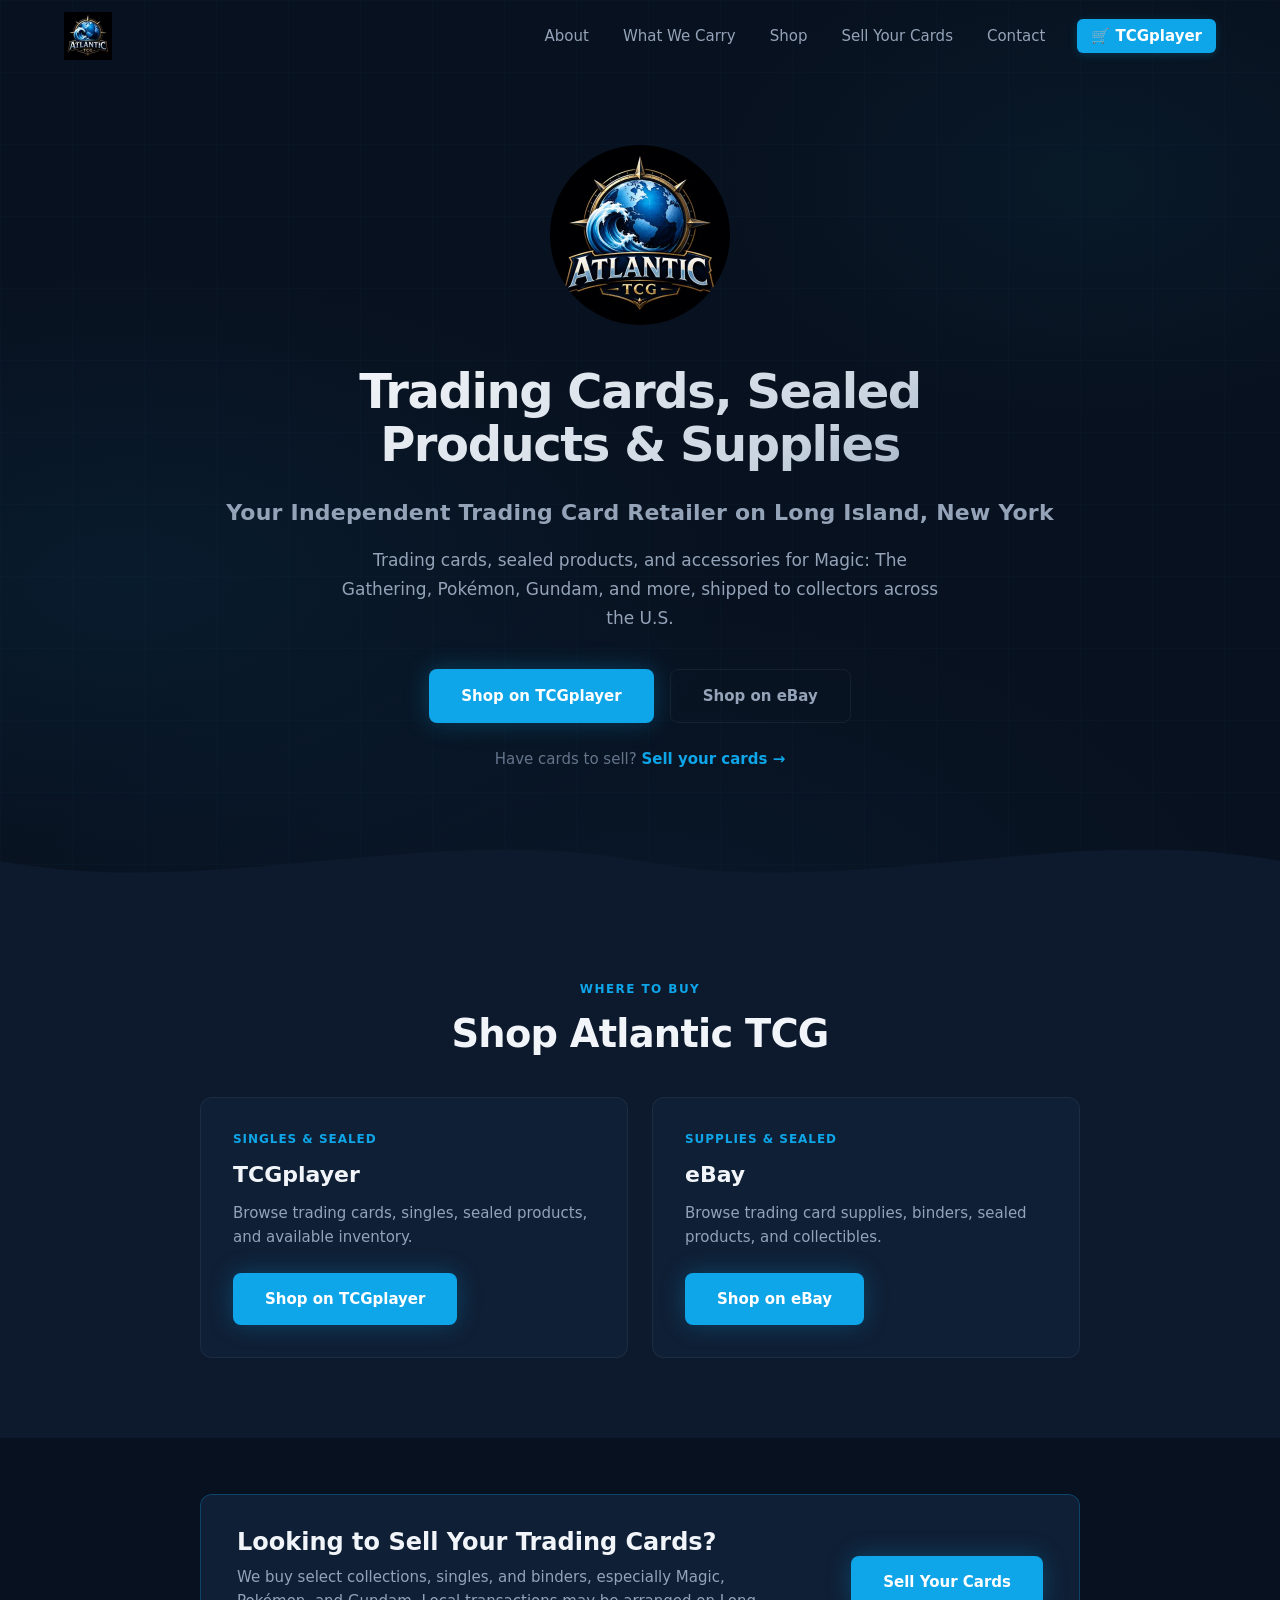
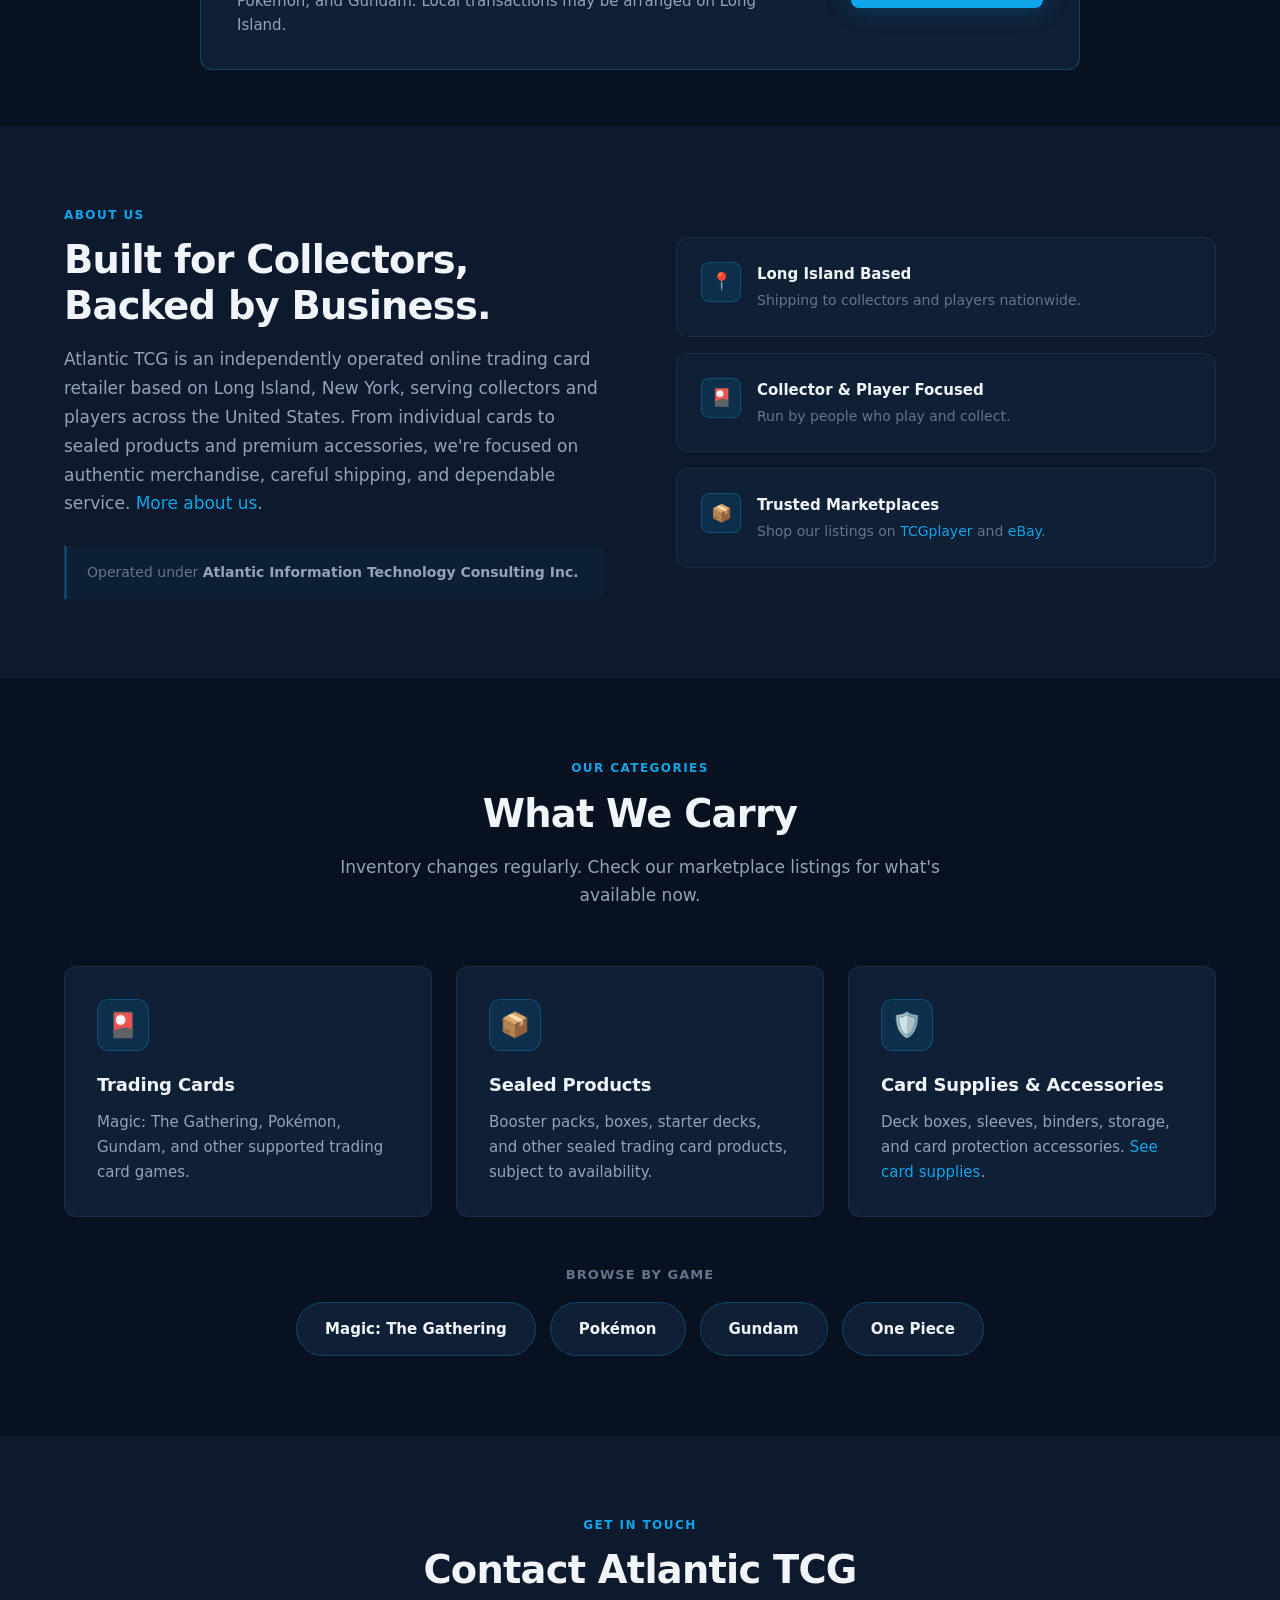
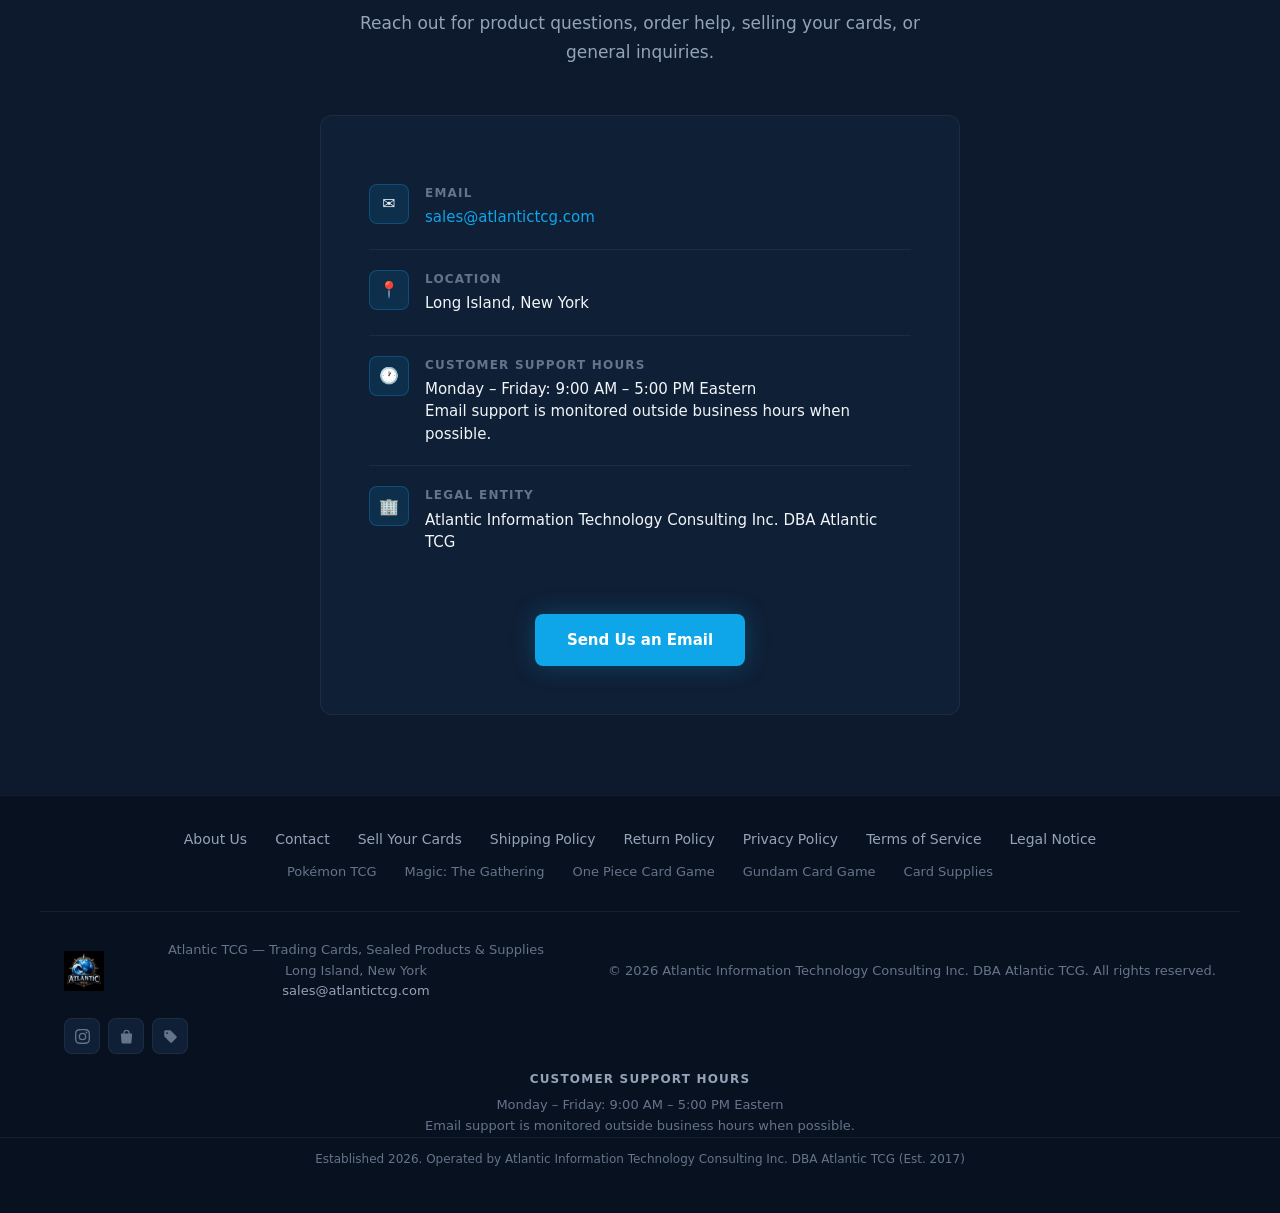
<file: index.html>
<!DOCTYPE html>
<html lang="en">
<head>
  <meta charset="UTF-8">
  <meta name="viewport" content="width=device-width, initial-scale=1.0">
  <title>Atlantic TCG — Trading Cards, Sealed Products &amp; Supplies | Long Island, NY</title>
  <meta name="description" content="Independent trading card retailer on Long Island, NY. Shop Magic: The Gathering, Gundam, Pokémon, sealed products, and card supplies on TCGplayer and eBay.">
  <meta name="robots" content="index, follow">
  <meta name="author" content="Atlantic TCG">

  <link rel="canonical" href="https://www.atlantictcg.com/">

  <!-- Open Graph -->
  <meta property="og:type" content="website">
  <meta property="og:site_name" content="Atlantic TCG">
  <meta property="og:title" content="Atlantic TCG — Trading Cards, Sealed Products &amp; Supplies">
  <meta property="og:description" content="Independent online trading card retailer based on Long Island, New York. Magic: The Gathering, Gundam, Pokémon, sealed products, and card supplies, sold through TCGplayer and eBay.">
  <meta property="og:url" content="https://www.atlantictcg.com/">
  <meta property="og:image" content="https://www.atlantictcg.com/social-card.jpg">
  <meta property="og:image:width" content="1200">
  <meta property="og:image:height" content="630">

  <!-- Twitter Card -->
  <meta name="twitter:card" content="summary_large_image">
  <meta name="twitter:title" content="Atlantic TCG — Trading Cards, Sealed Products &amp; Supplies">
  <meta name="twitter:description" content="Independent online trading card retailer based on Long Island, New York. Magic: The Gathering, Gundam, Pokémon, sealed products, and card supplies, sold through TCGplayer and eBay.">
  <meta name="twitter:image" content="https://www.atlantictcg.com/social-card.jpg">

  <!-- Icons -->
  <link rel="icon" type="image/png" sizes="32x32" href="/favicon-32.png">
  <link rel="apple-touch-icon" href="/apple-touch-icon.png">

  <link rel="stylesheet" href="/styles.css">

  <!-- Structured data: site name + store info for search engines -->
  <script type="application/ld+json">
  {
    "@context": "https://schema.org",
    "@graph": [
      {
        "@type": "WebSite",
        "@id": "https://www.atlantictcg.com/#website",
        "name": "Atlantic TCG",
        "alternateName": "Atlantic TCG — Trading Cards, Sealed Products & Supplies",
        "url": "https://www.atlantictcg.com/"
      },
      {
        "@type": "OnlineStore",
        "@id": "https://www.atlantictcg.com/#store",
        "name": "Atlantic TCG",
        "legalName": "Atlantic Information Technology Consulting Inc.",
        "description": "Independent online trading card retailer based on Long Island, New York. Magic: The Gathering, Gundam, Pokémon, sealed products, and card supplies, sold through TCGplayer and eBay.",
        "url": "https://www.atlantictcg.com/",
        "logo": "https://www.atlantictcg.com/logo.png",
        "image": "https://www.atlantictcg.com/logo.png",
        "email": "sales@atlantictcg.com",
        "address": {
          "@type": "PostalAddress",
          "addressRegion": "NY",
          "addressCountry": "US"
        },
        "areaServed": {
          "@type": "Country",
          "name": "United States"
        },
        "openingHoursSpecification": {
          "@type": "OpeningHoursSpecification",
          "dayOfWeek": ["Monday", "Tuesday", "Wednesday", "Thursday", "Friday"],
          "opens": "09:00",
          "closes": "17:00"
        },
        "sameAs": [
          "https://www.instagram.com/atlantic.tcg",
          "https://www.tcgplayer.com/sellers/Atlantic-TCG/202f0f4d",
          "https://www.ebay.com/sch/i.html?_ssn=atlantic_tcg"
        ],
        "hasOfferCatalog": {
          "@type": "OfferCatalog",
          "name": "Atlantic TCG Product Lines",
          "itemListElement": [
            {
              "@type": "OfferCatalog",
              "name": "Pokémon TCG",
              "url": "https://www.atlantictcg.com/pokemon.html"
            },
            {
              "@type": "OfferCatalog",
              "name": "Magic: The Gathering",
              "url": "https://www.atlantictcg.com/magic-the-gathering.html"
            },
            {
              "@type": "OfferCatalog",
              "name": "One Piece Card Game",
              "url": "https://www.atlantictcg.com/one-piece-card-game.html"
            },
            {
              "@type": "OfferCatalog",
              "name": "Gundam Card Game",
              "url": "https://www.atlantictcg.com/gundam-card-game.html"
            },
            {
              "@type": "OfferCatalog",
              "name": "Card Supplies",
              "url": "https://www.atlantictcg.com/card-supplies.html"
            }
          ]
        }
      }
    ]
  }
  </script>
  <!-- Google tag (gtag.js) -->
  <script async src="https://www.googletagmanager.com/gtag/js?id=G-S6RNSXP25F"></script>
  <script>
    window.dataLayer = window.dataLayer || [];
    function gtag(){dataLayer.push(arguments);}
    gtag('js', new Date());
    gtag('config', 'G-S6RNSXP25F');
  </script>
</head>
<body>

  <!-- ===================================================
       NAVIGATION
       =================================================== -->
  <nav class="nav" id="nav" role="navigation" aria-label="Main navigation">
    <div class="nav-inner">
      <a href="#home" class="nav-logo">
        <img src="/logo-96.webp" alt="Atlantic TCG home" width="48" height="48" class="nav-logo-img">
      </a>

      <ul class="nav-links" role="list">
        <li><a href="/about.html">About</a></li>
        <li><a href="#products">What We Carry</a></li>
        <li><a href="#shop">Shop</a></li>
        <li><a href="/sell-your-cards.html">Sell Your Cards</a></li>
        <li><a href="#contact">Contact</a></li>
        <li><a href="https://www.tcgplayer.com/sellers/Atlantic-TCG/202f0f4d" class="nav-shop" target="_blank" rel="noopener">🛒 TCGplayer</a></li>
      </ul>

      <button class="nav-toggle" id="navToggle" aria-label="Toggle navigation menu" aria-expanded="false" aria-controls="navMobile">
        <span></span>
        <span></span>
        <span></span>
      </button>
    </div>

    <div class="nav-mobile" id="navMobile" role="menu">
      <a href="/about.html" role="menuitem">About</a>
      <a href="#products" role="menuitem">What We Carry</a>
      <a href="#shop" role="menuitem">Shop</a>
      <a href="/sell-your-cards.html" role="menuitem">Sell Your Cards</a>
      <a href="#contact" role="menuitem">Contact</a>
      <a href="https://www.tcgplayer.com/sellers/Atlantic-TCG/202f0f4d" class="nav-mobile-shop" role="menuitem" target="_blank" rel="noopener">🛒 Shop on TCGplayer</a>
    </div>
  </nav>


  <!-- ===================================================
       HERO
       =================================================== -->
  <section class="hero" id="home" aria-label="Hero">
    <div class="hero-bg" aria-hidden="true"></div>

    <div class="hero-content">
      <img src="/logo-360.webp" alt="Atlantic TCG logo" width="180" height="180" class="hero-logo">
      <h1>Trading Cards, Sealed Products &amp; Supplies</h1>
      <p class="hero-tagline">Your Independent Trading Card Retailer on Long Island, New York</p>

      <p class="hero-sub">
        Trading cards, sealed products, and accessories for Magic: The Gathering, Pok&eacute;mon, Gundam, and more, shipped to collectors across the U.S.
      </p>

      <div class="hero-actions">
        <a href="https://www.tcgplayer.com/sellers/Atlantic-TCG/202f0f4d" class="btn btn-primary" target="_blank" rel="noopener">Shop on TCGplayer</a>
        <a href="https://www.ebay.com/sch/i.html?_ssn=atlantic_tcg" class="btn btn-outline" target="_blank" rel="noopener">Shop on eBay</a>
      </div>

      <p class="hero-link">Have cards to sell? <a href="/sell-your-cards.html">Sell your cards <span aria-hidden="true">&rarr;</span></a></p>
    </div>

    <div class="wave-divider" aria-hidden="true">
      <svg xmlns="http://www.w3.org/2000/svg" viewBox="0 0 1440 80" preserveAspectRatio="none">
        <path d="M0,40 C240,80 480,0 720,40 C960,80 1200,0 1440,40 L1440,80 L0,80 Z" fill="#0d1a2d"/>
      </svg>
    </div>
  </section>


  <!-- ===================================================
       SHOP
       =================================================== -->
  <section class="shop section" id="shop" aria-labelledby="shop-title">
    <div class="container">

      <div class="products-header">
        <span class="section-label">Where to Buy</span>
        <h2 class="section-title" id="shop-title">Shop Atlantic TCG</h2>
      </div>

      <div class="shop-grid">

        <div class="shop-card">
          <span class="shop-card-tag">Singles &amp; sealed</span>
          <h3>TCGplayer</h3>
          <p>Browse trading cards, singles, sealed products, and available inventory.</p>
          <a href="https://www.tcgplayer.com/sellers/Atlantic-TCG/202f0f4d" class="btn btn-primary" target="_blank" rel="noopener">Shop on TCGplayer</a>
        </div>

        <div class="shop-card">
          <span class="shop-card-tag">Supplies &amp; sealed</span>
          <h3>eBay</h3>
          <p>Browse trading card supplies, binders, sealed products, and collectibles.</p>
          <a href="https://www.ebay.com/sch/i.html?_ssn=atlantic_tcg" class="btn btn-primary" target="_blank" rel="noopener">Shop on eBay</a>
        </div>

      </div>
    </div>
  </section>


  <!-- ===================================================
       SELL YOUR CARDS
       =================================================== -->
  <section class="sell" id="sell" aria-labelledby="sell-title">
    <div class="container">
      <div class="sell-band">
        <div class="sell-band-text">
          <h2 class="sell-band-title" id="sell-title">Looking to Sell Your Trading Cards?</h2>
          <p>We buy select collections, singles, and binders, especially Magic, Pok&eacute;mon, and Gundam. Local transactions may be arranged on Long Island.</p>
        </div>
        <a href="/sell-your-cards.html" class="btn btn-primary">Sell Your Cards</a>
      </div>
    </div>
  </section>


  <!-- ===================================================
       ABOUT
       =================================================== -->
  <section class="about section" id="about">
    <div class="container">
      <div class="about-grid">

        <div class="about-text">
          <span class="section-label">About Us</span>
          <h2 class="section-title">Built for Collectors,<br>Backed by Business.</h2>
          <p class="section-desc">
            Atlantic TCG is an independently operated online trading card retailer based on Long Island, New York, serving collectors and players across the United States. From individual cards to sealed products and premium accessories, we're focused on authentic merchandise, careful shipping, and dependable service. <a href="/about.html">More about us</a>.
          </p>
          <div class="legal-note">
            Operated under <strong>Atlantic Information Technology Consulting Inc.</strong>
          </div>
        </div>

        <div class="about-highlights">
          <div class="highlight-tile">
            <div class="highlight-icon" aria-hidden="true">📍</div>
            <div>
              <h3>Long Island Based</h3>
              <p>Shipping to collectors and players nationwide.</p>
            </div>
          </div>
          <div class="highlight-tile">
            <div class="highlight-icon" aria-hidden="true">🎴</div>
            <div>
              <h3>Collector &amp; Player Focused</h3>
              <p>Run by people who play and collect.</p>
            </div>
          </div>
          <div class="highlight-tile">
            <div class="highlight-icon" aria-hidden="true">📦</div>
            <div>
              <h3>Trusted Marketplaces</h3>
              <p>Shop our listings on <a href="https://www.tcgplayer.com/sellers/Atlantic-TCG/202f0f4d" target="_blank" rel="noopener">TCGplayer</a> and <a href="https://www.ebay.com/sch/i.html?_ssn=atlantic_tcg" target="_blank" rel="noopener">eBay</a>.</p>
            </div>
          </div>
        </div>

      </div>
    </div>
  </section>


  <!-- ===================================================
       PRODUCTS + GAMES
       =================================================== -->
  <section class="products section" id="products">
    <div class="container">

      <div class="products-header">
        <span class="section-label">Our Categories</span>
        <h2 class="section-title">What We Carry</h2>
        <p class="section-desc">Inventory changes regularly. Check our marketplace listings for what's available now.</p>
      </div>

      <div class="products-grid products-grid--3">

        <div class="product-card">
          <div class="product-icon" aria-hidden="true">🎴</div>
          <h3>Trading Cards</h3>
          <p>Magic: The Gathering, Pok&eacute;mon, Gundam, and other supported trading card games.</p>
        </div>

        <div class="product-card">
          <div class="product-icon" aria-hidden="true">📦</div>
          <h3>Sealed Products</h3>
          <p>Booster packs, boxes, starter decks, and other sealed trading card products, subject to availability.</p>
        </div>

        <div class="product-card">
          <div class="product-icon" aria-hidden="true">🛡️</div>
          <h3>Card Supplies &amp; Accessories</h3>
          <p>Deck boxes, sleeves, binders, storage, and card protection accessories. <a href="/card-supplies.html">See card supplies</a>.</p>
        </div>

      </div>

      <div class="games-row" id="brands">
        <h3 class="games-row-title">Browse by game</h3>
        <div class="brands-list" role="list" aria-label="Supported trading card game brands">
          <a href="/magic-the-gathering.html" class="brand-badge" role="listitem">Magic: The Gathering</a>
          <a href="/pokemon.html" class="brand-badge" role="listitem">Pok&eacute;mon</a>
          <a href="/gundam-card-game.html" class="brand-badge" role="listitem">Gundam</a>
          <a href="/one-piece-card-game.html" class="brand-badge" role="listitem">One Piece</a>
        </div>
      </div>

    </div>
  </section>


  <!-- ===================================================
       CONTACT
       =================================================== -->
  <section class="contact section" id="contact">
    <div class="container">
      <div class="contact-inner">
        <span class="section-label">Get in Touch</span>
        <h2 class="section-title">Contact Atlantic TCG</h2>
        <p class="section-desc">Reach out for product questions, order help, selling your cards, or general inquiries.</p>

        <div class="contact-card">
          <div class="contact-items">

            <div class="contact-item">
              <div class="contact-item-icon" aria-hidden="true">✉️</div>
              <div class="contact-item-text">
                <div class="contact-item-label">Email</div>
                <div class="contact-item-value">
                  <a href="mailto:sales@atlantictcg.com">sales@atlantictcg.com</a>
                </div>
              </div>
            </div>

            <div class="contact-item">
              <div class="contact-item-icon" aria-hidden="true">📍</div>
              <div class="contact-item-text">
                <div class="contact-item-label">Location</div>
                <div class="contact-item-value">Long Island, New York</div>
              </div>
            </div>

            <div class="contact-item">
              <div class="contact-item-icon" aria-hidden="true">🕐</div>
              <div class="contact-item-text">
                <div class="contact-item-label">Customer Support Hours</div>
                <div class="contact-item-value">
                  Monday – Friday: 9:00 AM – 5:00 PM Eastern<br>
                  Email support is monitored outside business hours when possible.
                </div>
              </div>
            </div>

            <div class="contact-item">
              <div class="contact-item-icon" aria-hidden="true">🏢</div>
              <div class="contact-item-text">
                <div class="contact-item-label">Legal Entity</div>
                <div class="contact-item-value">Atlantic Information Technology Consulting Inc. DBA Atlantic TCG</div>
              </div>
            </div>

          </div>

          <div style="display:flex;justify-content:center;">
            <a href="mailto:sales@atlantictcg.com" class="btn btn-primary">Send Us an Email</a>
          </div>
        </div>
      </div>
    </div>
  </section>


  <!-- ===================================================
       FOOTER
       =================================================== -->
  <footer class="footer">
    <nav class="footer-nav" aria-label="Footer navigation">
      <a href="/about.html">About Us</a>
      <a href="#contact">Contact</a>
      <a href="/sell-your-cards.html">Sell Your Cards</a>
      <a href="/shipping.html">Shipping Policy</a>
      <a href="/returns.html">Return Policy</a>
      <a href="/privacy.html">Privacy Policy</a>
      <a href="/terms.html">Terms of Service</a>
      <a href="/legal.html">Legal Notice</a>
    </nav>

    <nav class="footer-nav footer-nav--games" aria-label="Trading card games and supplies">
      <a href="/pokemon.html">Pok&eacute;mon TCG</a>
      <a href="/magic-the-gathering.html">Magic: The Gathering</a>
      <a href="/one-piece-card-game.html">One Piece Card Game</a>
      <a href="/gundam-card-game.html">Gundam Card Game</a>
      <a href="/card-supplies.html">Card Supplies</a>
    </nav>

    <div class="footer-inner">

      <a href="#home" class="footer-logo">
        <img src="/logo-96.webp" alt="Atlantic TCG home" width="40" height="40" class="footer-logo-img">
      </a>

      <p class="footer-tagline">
        Atlantic TCG &mdash; Trading Cards, Sealed Products &amp; Supplies<br>
        Long Island, New York<br>
        <a href="mailto:sales@atlantictcg.com">sales@atlantictcg.com</a>
      </p>

      <p class="footer-copy">
        &copy; 2026 Atlantic Information Technology Consulting Inc. DBA Atlantic TCG. All rights reserved.
      </p>

      <div class="footer-socials" aria-label="Social media links">
        <!-- Instagram -->
        <a href="https://www.instagram.com/atlantic.tcg" class="social-link" aria-label="Instagram" title="Instagram" target="_blank" rel="noopener noreferrer">
          <svg viewBox="0 0 24 24" xmlns="http://www.w3.org/2000/svg" aria-hidden="true">
            <path d="M12 2.163c3.204 0 3.584.012 4.85.07 3.252.148 4.771 1.691 4.919 4.919.058 1.265.069 1.645.069 4.849 0 3.205-.012 3.584-.069 4.849-.149 3.225-1.664 4.771-4.919 4.919-1.266.058-1.644.07-4.85.07-3.204 0-3.584-.012-4.849-.07-3.26-.149-4.771-1.699-4.919-4.92-.058-1.265-.07-1.644-.07-4.849 0-3.204.013-3.583.07-4.849.149-3.227 1.664-4.771 4.919-4.919 1.266-.057 1.645-.069 4.849-.069zM12 0C8.741 0 8.333.014 7.053.072 2.695.272.273 2.69.073 7.052.014 8.333 0 8.741 0 12c0 3.259.014 3.668.072 4.948.2 4.358 2.618 6.78 6.98 6.98C8.333 23.986 8.741 24 12 24c3.259 0 3.668-.014 4.948-.072 4.354-.2 6.782-2.618 6.979-6.98.059-1.28.073-1.689.073-4.948 0-3.259-.014-3.667-.072-4.947-.196-4.354-2.617-6.78-6.979-6.98C15.668.014 15.259 0 12 0zm0 5.838a6.162 6.162 0 100 12.324 6.162 6.162 0 000-12.324zM12 16a4 4 0 110-8 4 4 0 010 8zm6.406-11.845a1.44 1.44 0 100 2.881 1.44 1.44 0 000-2.881z"/>
          </svg>
        </a>
        <!-- TCGplayer -->
        <a href="https://www.tcgplayer.com/sellers/Atlantic-TCG/202f0f4d" class="social-link" aria-label="TCGplayer store" title="TCGplayer store" target="_blank" rel="noopener noreferrer">
          <svg viewBox="0 0 24 24" xmlns="http://www.w3.org/2000/svg" aria-hidden="true">
            <path d="M7 7V6a5 5 0 0110 0v1h3a1 1 0 011 1l-1 13a2 2 0 01-2 2H6a2 2 0 01-2-2L3 8a1 1 0 011-1h3zm2 0h6V6a3 3 0 00-6 0v1z"/>
          </svg>
        </a>
        <!-- eBay -->
        <a href="https://www.ebay.com/sch/i.html?_ssn=atlantic_tcg" class="social-link" aria-label="eBay store" title="eBay store" target="_blank" rel="noopener noreferrer">
          <svg viewBox="0 0 24 24" xmlns="http://www.w3.org/2000/svg" aria-hidden="true">
            <path d="M21.41 11.58l-9-9A2 2 0 0011 2H4a2 2 0 00-2 2v7a2 2 0 00.59 1.42l9 9a2 2 0 002.82 0l7-7a2 2 0 000-2.84zM6.5 8A1.5 1.5 0 118 6.5 1.5 1.5 0 016.5 8z"/>
          </svg>
        </a>
      </div>

    </div>

    <div class="footer-hours">
      <strong>Customer Support Hours</strong>
      Monday – Friday: 9:00 AM – 5:00 PM Eastern<br>
      Email support is monitored outside business hours when possible.
    </div>

    <div class="footer-sub">
      Established 2026. Operated by Atlantic Information Technology Consulting Inc. DBA Atlantic TCG (Est. 2017)
    </div>
  </footer>


  <script>
    const nav = document.getElementById('nav');
    const toggle = document.getElementById('navToggle');

    window.addEventListener('scroll', () => {
      nav.classList.toggle('scrolled', window.scrollY > 20);
    }, { passive: true });

    toggle.addEventListener('click', () => {
      const open = nav.classList.toggle('nav-open');
      toggle.setAttribute('aria-expanded', open);
    });

    document.querySelectorAll('#navMobile a').forEach(link => {
      link.addEventListener('click', () => {
        nav.classList.remove('nav-open');
        toggle.setAttribute('aria-expanded', 'false');
      });
    });
  </script>

</body>
</html>
</file>
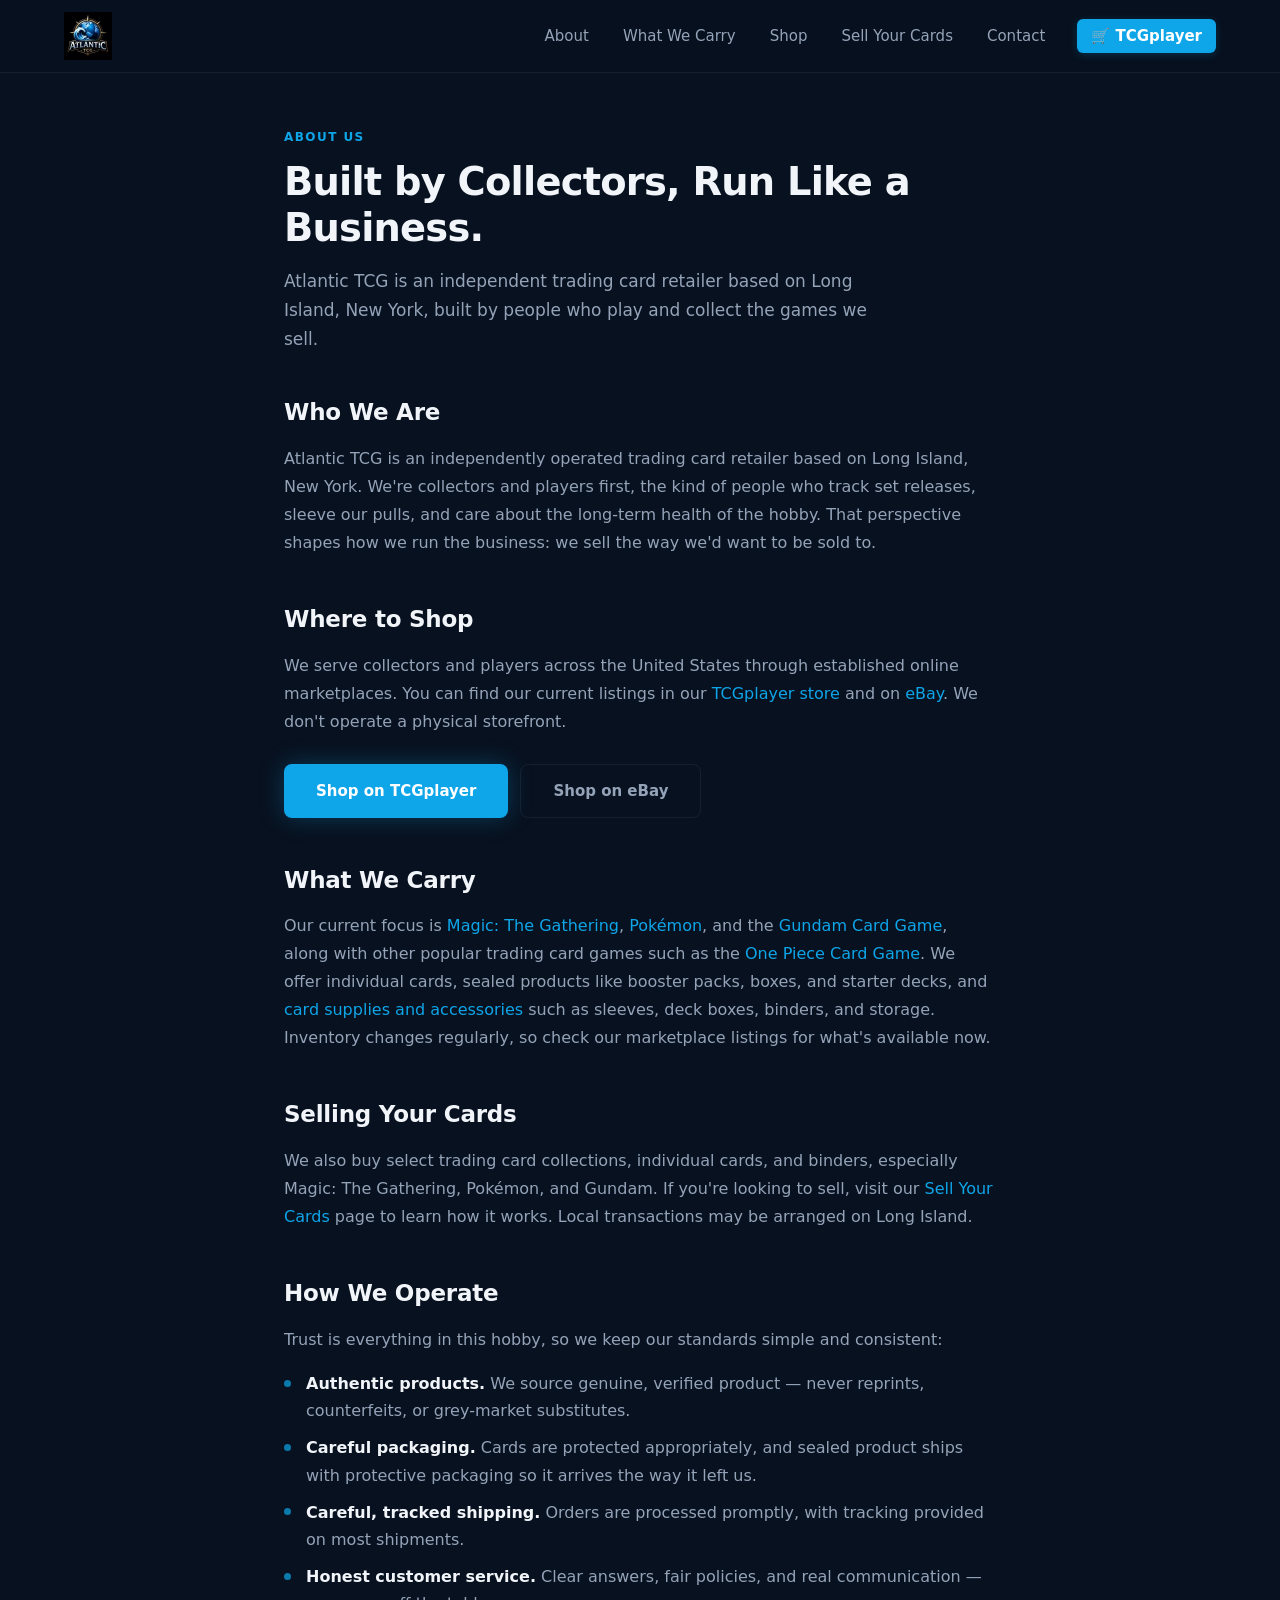
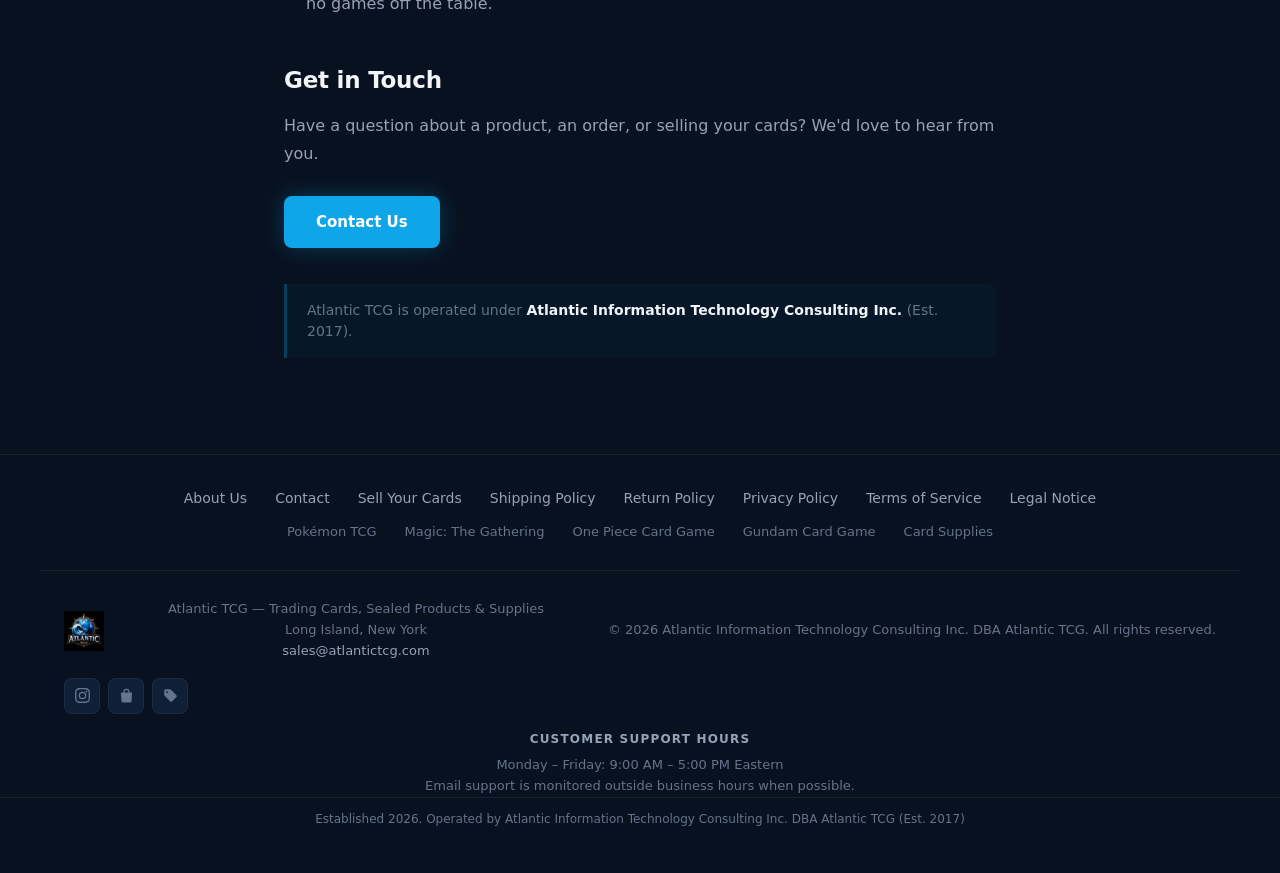
<file: about.html>
<!DOCTYPE html>
<html lang="en">
<head>
  <meta charset="UTF-8">
  <meta name="viewport" content="width=device-width, initial-scale=1.0">
  <title>About Atlantic TCG | Independent Trading Card Retailer, Long Island NY</title>
  <meta name="description" content="Atlantic TCG is an independent trading card retailer on Long Island, NY, selling Magic, Pokémon, Gundam, sealed products, and supplies on TCGplayer and eBay.">
  <meta name="robots" content="index, follow">
  <meta name="author" content="Atlantic TCG">


  <link rel="canonical" href="https://www.atlantictcg.com/about.html">

  <!-- Open Graph -->
  <meta property="og:type" content="website">
  <meta property="og:site_name" content="Atlantic TCG">
  <meta property="og:title" content="About Atlantic TCG">
  <meta property="og:description" content="Atlantic TCG is an independent trading card retailer on Long Island, NY, selling Magic, Pokémon, Gundam, sealed products, and supplies on TCGplayer and eBay.">
  <meta property="og:url" content="https://www.atlantictcg.com/about.html">
  <meta property="og:image" content="https://www.atlantictcg.com/social-card.jpg">
  <meta property="og:image:width" content="1200">
  <meta property="og:image:height" content="630">

  <!-- Twitter Card -->
  <meta name="twitter:card" content="summary_large_image">
  <meta name="twitter:title" content="About Atlantic TCG">
  <meta name="twitter:description" content="Atlantic TCG is an independent trading card retailer on Long Island, NY, selling Magic, Pokémon, Gundam, sealed products, and supplies on TCGplayer and eBay.">
  <meta name="twitter:image" content="https://www.atlantictcg.com/social-card.jpg">
  <!-- Icons -->
  <link rel="icon" type="image/png" sizes="32x32" href="/favicon-32.png">
  <link rel="apple-touch-icon" href="/apple-touch-icon.png">
  <link rel="stylesheet" href="/styles.css">

  <script type="application/ld+json">
  {
    "@context": "https://schema.org",
    "@type": "BreadcrumbList",
    "itemListElement": [
      { "@type": "ListItem", "position": 1, "name": "Home", "item": "https://www.atlantictcg.com/" },
      { "@type": "ListItem", "position": 2, "name": "About", "item": "https://www.atlantictcg.com/about.html" }
    ]
  }
  </script>
  <!-- Google tag (gtag.js) -->
  <script async src="https://www.googletagmanager.com/gtag/js?id=G-S6RNSXP25F"></script>
  <script>
    window.dataLayer = window.dataLayer || [];
    function gtag(){dataLayer.push(arguments);}
    gtag('js', new Date());
    gtag('config', 'G-S6RNSXP25F');
  </script>
</head>
<body>

  <!-- ===================================================
       NAVIGATION
       =================================================== -->
  <nav class="nav scrolled" id="nav" role="navigation" aria-label="Main navigation">
    <div class="nav-inner">
      <a href="/" class="nav-logo">
        <img src="/logo-96.webp" alt="Atlantic TCG home" width="48" height="48" class="nav-logo-img">
      </a>

      <ul class="nav-links" role="list">
        <li><a href="/about.html">About</a></li>
        <li><a href="/#products">What We Carry</a></li>
        <li><a href="/#shop">Shop</a></li>
        <li><a href="/sell-your-cards.html">Sell Your Cards</a></li>
        <li><a href="/#contact">Contact</a></li>
        <li><a href="https://www.tcgplayer.com/sellers/Atlantic-TCG/202f0f4d" class="nav-shop" target="_blank" rel="noopener">🛒 TCGplayer</a></li>
      </ul>

      <button class="nav-toggle" id="navToggle" aria-label="Toggle navigation menu" aria-expanded="false" aria-controls="navMobile">
        <span></span>
        <span></span>
        <span></span>
      </button>
    </div>

    <div class="nav-mobile" id="navMobile" role="menu">
      <a href="/about.html" role="menuitem">About</a>
      <a href="/#products" role="menuitem">What We Carry</a>
      <a href="/#shop" role="menuitem">Shop</a>
      <a href="/sell-your-cards.html" role="menuitem">Sell Your Cards</a>
      <a href="/#contact" role="menuitem">Contact</a>
      <a href="https://www.tcgplayer.com/sellers/Atlantic-TCG/202f0f4d" class="nav-mobile-shop" role="menuitem" target="_blank" rel="noopener">🛒 Shop on TCGplayer</a>
    </div>
  </nav>


  <!-- ===================================================
       ABOUT CONTENT
       =================================================== -->
  <main class="legal">
    <div class="container">

      <header class="legal-header">
        <span class="section-label">About Us</span>
        <h1 class="section-title">Built by Collectors, Run Like a Business.</h1>
        <p class="section-desc">
          Atlantic TCG is an independent trading card retailer based on Long Island, New York, built by people who play and collect the games we sell.
        </p>
      </header>

      <div class="legal-body">
        <h2>Who We Are</h2>
        <p>
          Atlantic TCG is an independently operated trading card retailer based on Long Island, New York. We're collectors and players first, the kind of people who track set releases, sleeve our pulls, and care about the long-term health of the hobby. That perspective shapes how we run the business: we sell the way we'd want to be sold to.
        </p>

        <h2>Where to Shop</h2>
        <p>
          We serve collectors and players across the United States through established online marketplaces. You can find our current listings in our <a href="https://www.tcgplayer.com/sellers/Atlantic-TCG/202f0f4d" target="_blank" rel="noopener">TCGplayer store</a> and on <a href="https://www.ebay.com/sch/i.html?_ssn=atlantic_tcg" target="_blank" rel="noopener">eBay</a>. We don't operate a physical storefront.
        </p>
        <div class="cta-row">
          <a href="https://www.tcgplayer.com/sellers/Atlantic-TCG/202f0f4d" class="btn btn-primary" target="_blank" rel="noopener">Shop on TCGplayer</a>
          <a href="https://www.ebay.com/sch/i.html?_ssn=atlantic_tcg" class="btn btn-outline" target="_blank" rel="noopener">Shop on eBay</a>
        </div>

        <h2>What We Carry</h2>
        <p>
          Our current focus is <a href="/magic-the-gathering.html">Magic: The Gathering</a>, <a href="/pokemon.html">Pok&eacute;mon</a>, and the <a href="/gundam-card-game.html">Gundam Card Game</a>, along with other popular trading card games such as the <a href="/one-piece-card-game.html">One Piece Card Game</a>. We offer individual cards, sealed products like booster packs, boxes, and starter decks, and <a href="/card-supplies.html">card supplies and accessories</a> such as sleeves, deck boxes, binders, and storage. Inventory changes regularly, so check our marketplace listings for what's available now.
        </p>

        <h2>Selling Your Cards</h2>
        <p>
          We also buy select trading card collections, individual cards, and binders, especially Magic: The Gathering, Pok&eacute;mon, and Gundam. If you're looking to sell, visit our <a href="/sell-your-cards.html">Sell Your Cards</a> page to learn how it works. Local transactions may be arranged on Long Island.
        </p>

        <h2>How We Operate</h2>
        <p>
          Trust is everything in this hobby, so we keep our standards simple and consistent:
        </p>
        <ul>
          <li><strong>Authentic products.</strong> We source genuine, verified product — never reprints, counterfeits, or grey-market substitutes.</li>
          <li><strong>Careful packaging.</strong> Cards are protected appropriately, and sealed product ships with protective packaging so it arrives the way it left us.</li>
          <li><strong>Careful, tracked shipping.</strong> Orders are processed promptly, with tracking provided on most shipments.</li>
          <li><strong>Honest customer service.</strong> Clear answers, fair policies, and real communication — no games off the table.</li>
        </ul>

        <h2>Get in Touch</h2>
        <p>
          Have a question about a product, an order, or selling your cards? We'd love to hear from you.
        </p>
        <a href="/#contact" class="btn btn-primary">Contact Us</a>

        <div class="legal-note">
          Atlantic TCG is operated under <strong>Atlantic Information Technology Consulting Inc.</strong> (Est. 2017).
        </div>
      </div>

    </div>
  </main>


  <!-- ===================================================
       FOOTER
       =================================================== -->
  <footer class="footer">
    <nav class="footer-nav" aria-label="Footer navigation">
      <a href="/about.html">About Us</a>
      <a href="/#contact">Contact</a>
      <a href="/sell-your-cards.html">Sell Your Cards</a>
      <a href="/shipping.html">Shipping Policy</a>
      <a href="/returns.html">Return Policy</a>
      <a href="/privacy.html">Privacy Policy</a>
      <a href="/terms.html">Terms of Service</a>
      <a href="/legal.html">Legal Notice</a>
    </nav>

    <nav class="footer-nav footer-nav--games" aria-label="Trading card games and supplies">
      <a href="/pokemon.html">Pok&eacute;mon TCG</a>
      <a href="/magic-the-gathering.html">Magic: The Gathering</a>
      <a href="/one-piece-card-game.html">One Piece Card Game</a>
      <a href="/gundam-card-game.html">Gundam Card Game</a>
      <a href="/card-supplies.html">Card Supplies</a>
    </nav>

    <div class="footer-inner">

      <a href="/" class="footer-logo">
        <img src="/logo-96.webp" alt="Atlantic TCG home" width="40" height="40" class="footer-logo-img">
      </a>

      <p class="footer-tagline">
        Atlantic TCG &mdash; Trading Cards, Sealed Products &amp; Supplies<br>
        Long Island, New York<br>
        <a href="mailto:sales@atlantictcg.com">sales@atlantictcg.com</a>
      </p>

      <p class="footer-copy">
        &copy; 2026 Atlantic Information Technology Consulting Inc. DBA Atlantic TCG. All rights reserved.
      </p>

      <div class="footer-socials" aria-label="Social media links">
        <!-- Instagram -->
        <a href="https://www.instagram.com/atlantic.tcg" class="social-link" aria-label="Instagram" title="Instagram" target="_blank" rel="noopener noreferrer">
          <svg viewBox="0 0 24 24" xmlns="http://www.w3.org/2000/svg" aria-hidden="true">
            <path d="M12 2.163c3.204 0 3.584.012 4.85.07 3.252.148 4.771 1.691 4.919 4.919.058 1.265.069 1.645.069 4.849 0 3.205-.012 3.584-.069 4.849-.149 3.225-1.664 4.771-4.919 4.919-1.266.058-1.644.07-4.85.07-3.204 0-3.584-.012-4.849-.07-3.26-.149-4.771-1.699-4.919-4.92-.058-1.265-.07-1.644-.07-4.849 0-3.204.013-3.583.07-4.849.149-3.227 1.664-4.771 4.919-4.919 1.266-.057 1.645-.069 4.849-.069zM12 0C8.741 0 8.333.014 7.053.072 2.695.272.273 2.69.073 7.052.014 8.333 0 8.741 0 12c0 3.259.014 3.668.072 4.948.2 4.358 2.618 6.78 6.98 6.98C8.333 23.986 8.741 24 12 24c3.259 0 3.668-.014 4.948-.072 4.354-.2 6.782-2.618 6.979-6.98.059-1.28.073-1.689.073-4.948 0-3.259-.014-3.667-.072-4.947-.196-4.354-2.617-6.78-6.979-6.98C15.668.014 15.259 0 12 0zm0 5.838a6.162 6.162 0 100 12.324 6.162 6.162 0 000-12.324zM12 16a4 4 0 110-8 4 4 0 010 8zm6.406-11.845a1.44 1.44 0 100 2.881 1.44 1.44 0 000-2.881z"/>
          </svg>
        </a>
        <!-- TCGplayer -->
        <a href="https://www.tcgplayer.com/sellers/Atlantic-TCG/202f0f4d" class="social-link" aria-label="TCGplayer store" title="TCGplayer store" target="_blank" rel="noopener noreferrer">
          <svg viewBox="0 0 24 24" xmlns="http://www.w3.org/2000/svg" aria-hidden="true">
            <path d="M7 7V6a5 5 0 0110 0v1h3a1 1 0 011 1l-1 13a2 2 0 01-2 2H6a2 2 0 01-2-2L3 8a1 1 0 011-1h3zm2 0h6V6a3 3 0 00-6 0v1z"/>
          </svg>
        </a>
        <!-- eBay -->
        <a href="https://www.ebay.com/sch/i.html?_ssn=atlantic_tcg" class="social-link" aria-label="eBay store" title="eBay store" target="_blank" rel="noopener noreferrer">
          <svg viewBox="0 0 24 24" xmlns="http://www.w3.org/2000/svg" aria-hidden="true">
            <path d="M21.41 11.58l-9-9A2 2 0 0011 2H4a2 2 0 00-2 2v7a2 2 0 00.59 1.42l9 9a2 2 0 002.82 0l7-7a2 2 0 000-2.84zM6.5 8A1.5 1.5 0 118 6.5 1.5 1.5 0 016.5 8z"/>
          </svg>
        </a>
      </div>

    </div>

    <div class="footer-hours">
      <strong>Customer Support Hours</strong>
      Monday – Friday: 9:00 AM – 5:00 PM Eastern<br>
      Email support is monitored outside business hours when possible.
    </div>

    <div class="footer-sub">
      Established 2026. Operated by Atlantic Information Technology Consulting Inc. DBA Atlantic TCG (Est. 2017)
    </div>
  </footer>


  <script>
    const nav = document.getElementById('nav');
    const toggle = document.getElementById('navToggle');

    toggle.addEventListener('click', () => {
      const open = nav.classList.toggle('nav-open');
      toggle.setAttribute('aria-expanded', open);
    });

    document.querySelectorAll('#navMobile a').forEach(link => {
      link.addEventListener('click', () => {
        nav.classList.remove('nav-open');
        toggle.setAttribute('aria-expanded', 'false');
      });
    });
  </script>

</body>
</html>
</file>
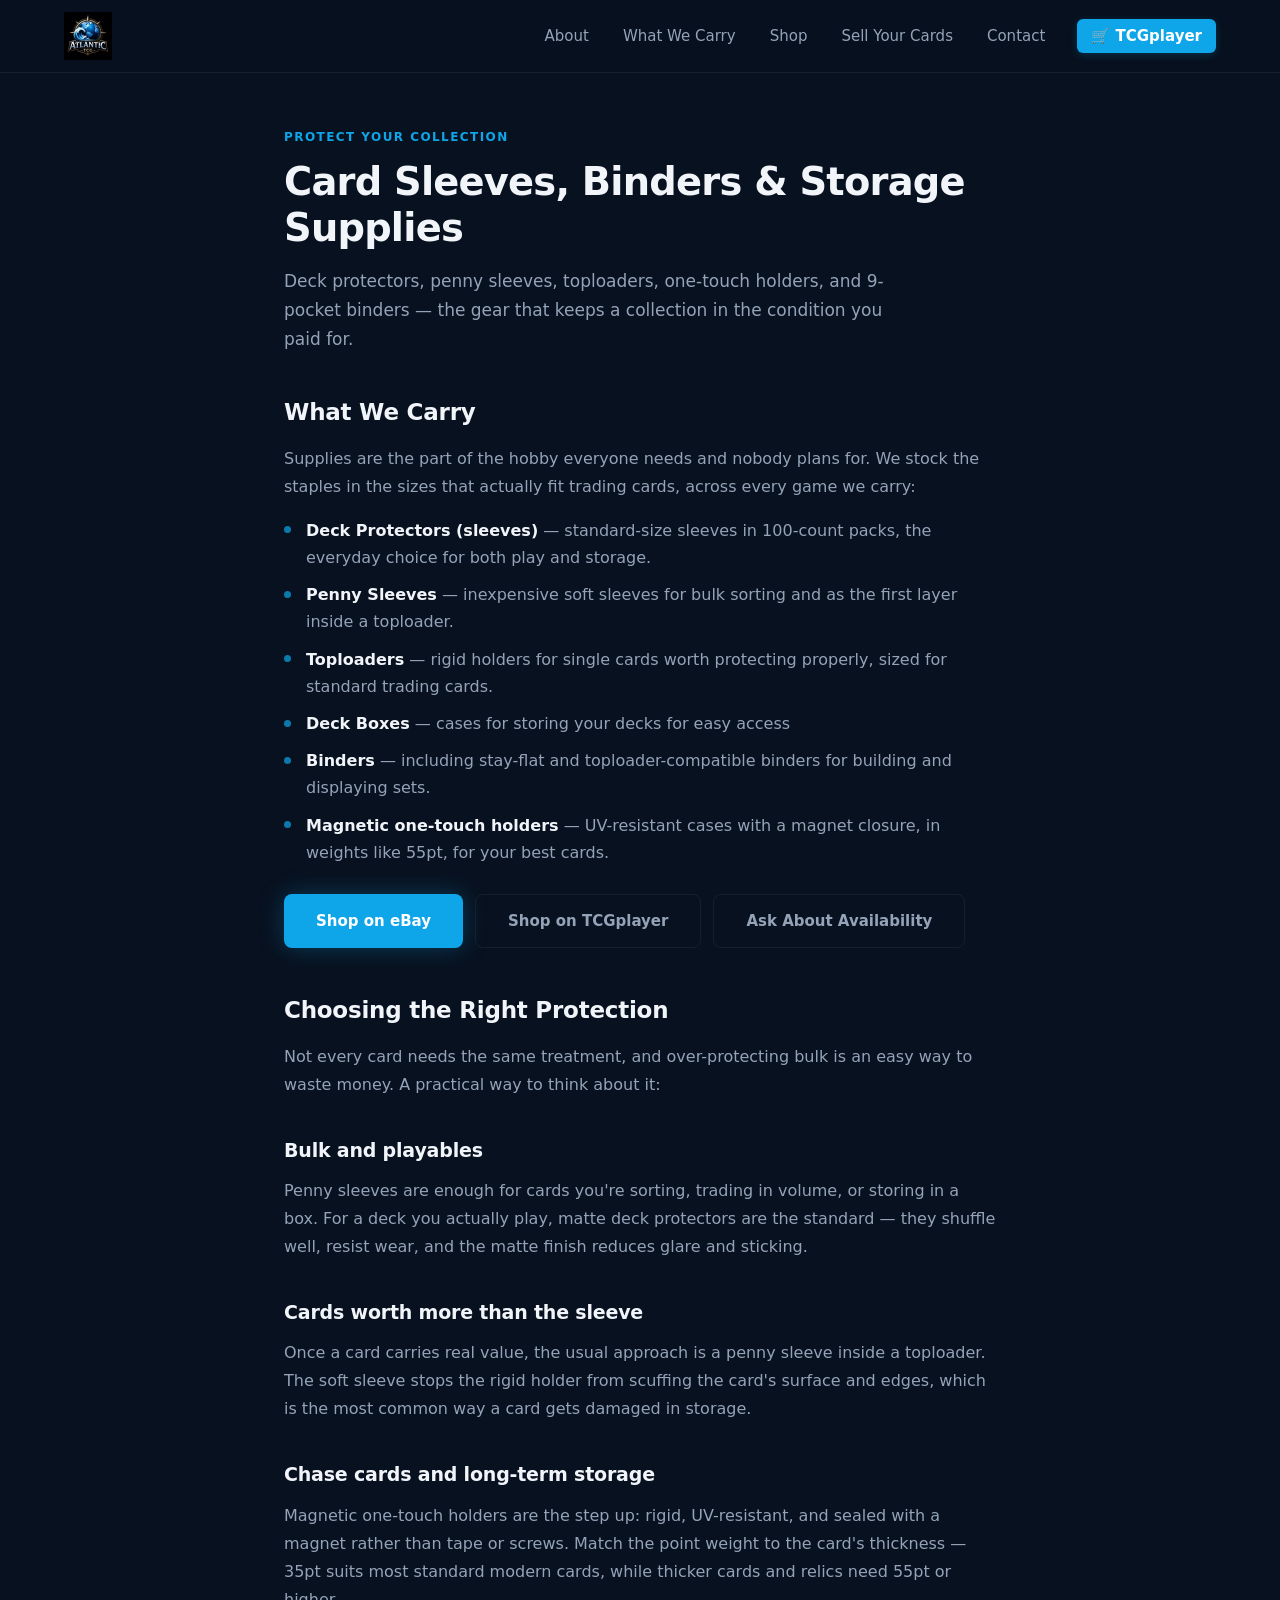
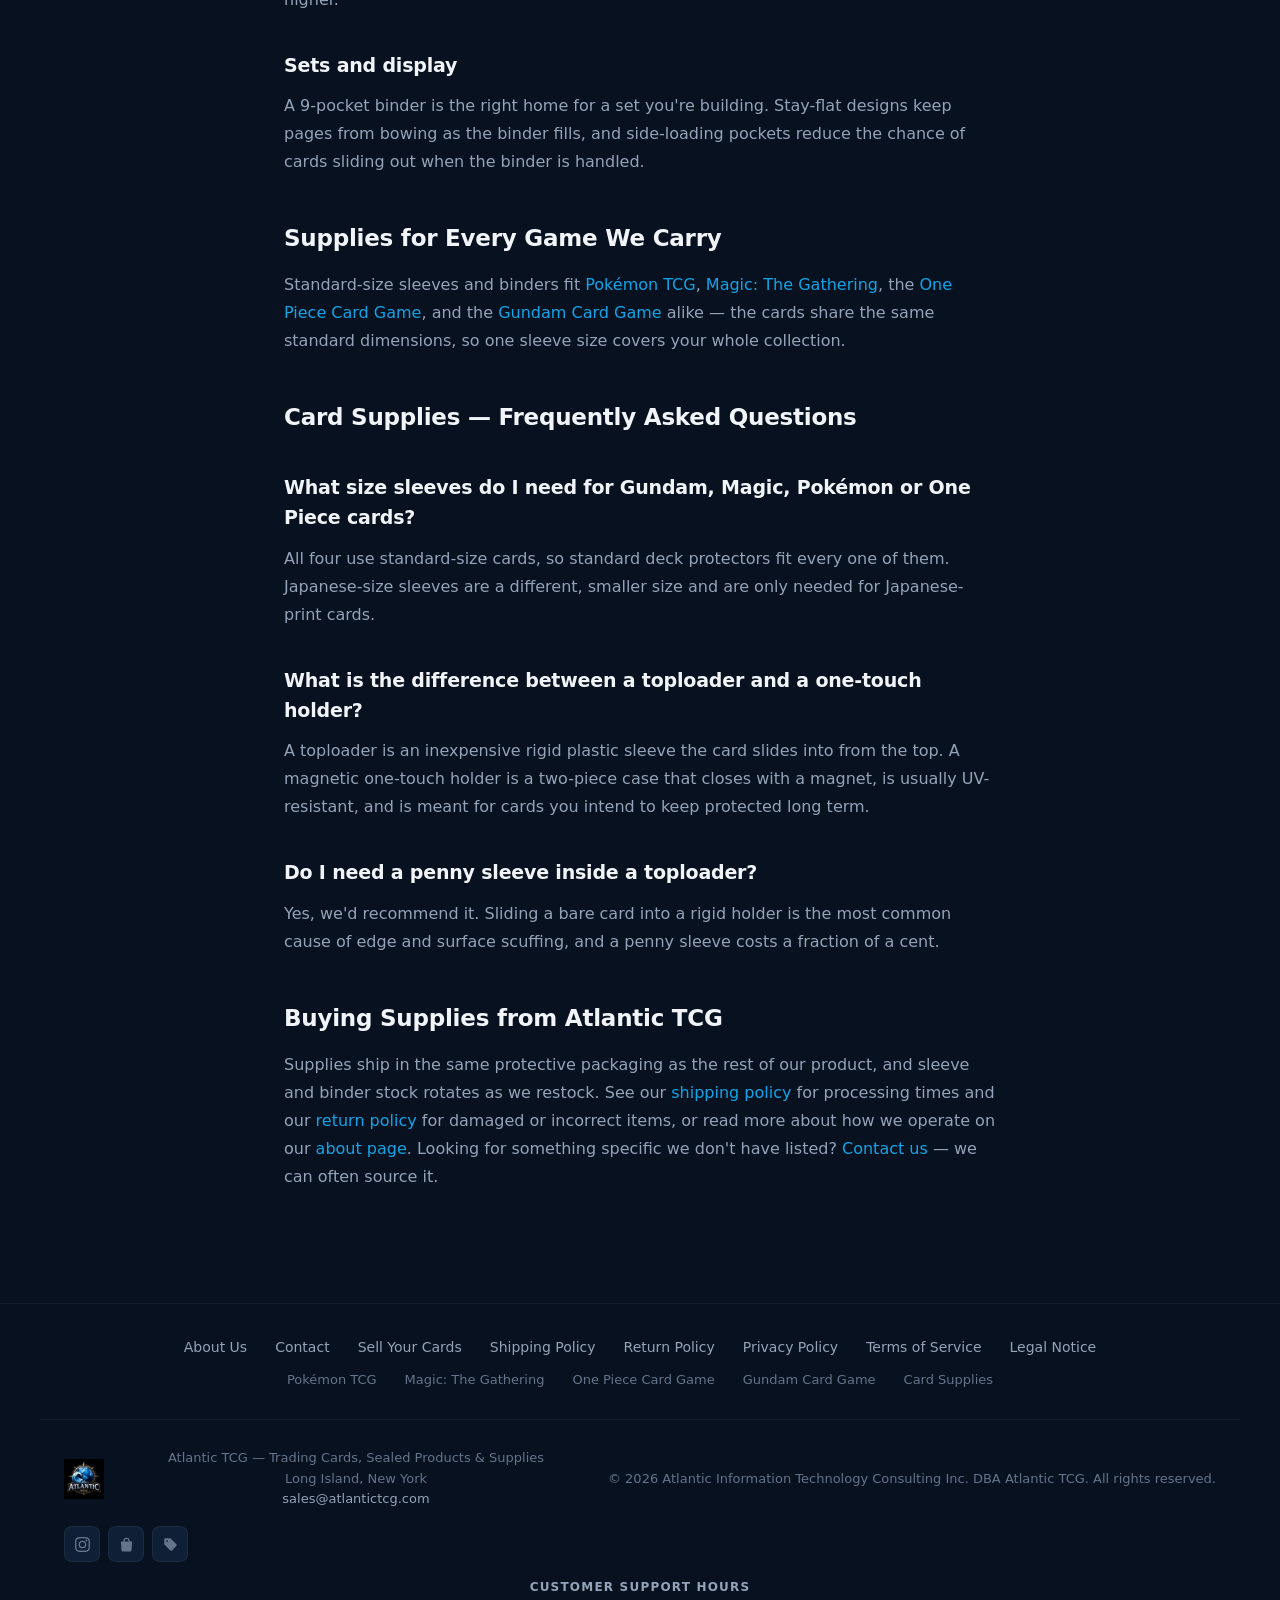
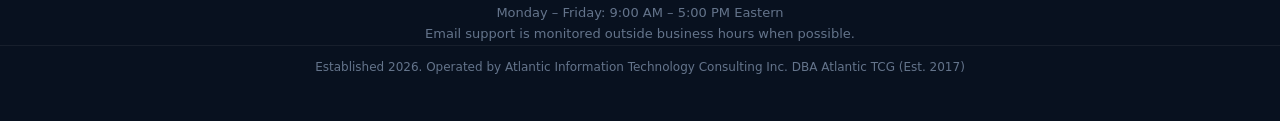
<file: card-supplies.html>
<!DOCTYPE html>
<html lang="en">
<head>
  <meta charset="UTF-8">
  <meta name="viewport" content="width=device-width, initial-scale=1.0">
  <title>Card Sleeves, Binders &amp; Storage Supplies | Atlantic TCG</title>
  <meta name="description" content="Card supplies from Atlantic TCG: penny sleeves, matte deck protectors, 9-pocket binders, toploaders, and magnetic one-touch holders. Ships across the U.S.">
  <meta name="robots" content="index, follow">
  <meta name="author" content="Atlantic TCG">

  <link rel="canonical" href="https://www.atlantictcg.com/card-supplies.html">

  <!-- Open Graph -->
  <meta property="og:type" content="website">
  <meta property="og:site_name" content="Atlantic TCG">
  <meta property="og:title" content="Card Sleeves, Binders &amp; Toploaders">
  <meta property="og:description" content="Card supplies from Atlantic TCG: penny sleeves, matte deck protectors, 9-pocket binders, toploaders, and magnetic one-touch holders. Ships across the U.S.">
  <meta property="og:url" content="https://www.atlantictcg.com/card-supplies.html">
  <meta property="og:image" content="https://www.atlantictcg.com/social-card.jpg">
  <meta property="og:image:width" content="1200">
  <meta property="og:image:height" content="630">

  <!-- Twitter Card -->
  <meta name="twitter:card" content="summary_large_image">
  <meta name="twitter:title" content="Card Sleeves, Binders &amp; Toploaders">
  <meta name="twitter:description" content="Card supplies from Atlantic TCG: penny sleeves, matte deck protectors, 9-pocket binders, toploaders, and magnetic one-touch holders. Ships across the U.S.">
  <meta name="twitter:image" content="https://www.atlantictcg.com/social-card.jpg">

  <!-- Icons -->
  <link rel="icon" type="image/png" sizes="32x32" href="/favicon-32.png">
  <link rel="apple-touch-icon" href="/apple-touch-icon.png">

  <link rel="stylesheet" href="/styles.css">

  <script type="application/ld+json">
  {
    "@context": "https://schema.org",
    "@graph": [
      {
        "@type": "BreadcrumbList",
        "itemListElement": [
          {
            "@type": "ListItem",
            "position": 1,
            "name": "Home",
            "item": "https://www.atlantictcg.com/"
          },
          {
            "@type": "ListItem",
            "position": 2,
            "name": "Card Supplies",
            "item": "https://www.atlantictcg.com/card-supplies.html"
          }
        ]
      },
      {
        "@type": "FAQPage",
        "@id": "https://www.atlantictcg.com/card-supplies.html#faq",
        "mainEntity": [
          {
            "@type": "Question",
            "name": "What size sleeves do I need for Gundam, Magic, Pokémon or One Piece cards?",
            "acceptedAnswer": {
              "@type": "Answer",
              "text": "All four use standard-size cards, so standard deck protectors fit every one of them. Japanese-size sleeves are a different, smaller size and are only needed for Japanese-print cards."
            }
          },
          {
            "@type": "Question",
            "name": "What is the difference between a toploader and a one-touch holder?",
            "acceptedAnswer": {
              "@type": "Answer",
              "text": "A toploader is an inexpensive rigid plastic sleeve the card slides into from the top. A magnetic one-touch holder is a two-piece case that closes with a magnet, is usually UV-resistant, and is meant for cards you intend to keep protected long term."
            }
          },
          {
            "@type": "Question",
            "name": "Do I need a penny sleeve inside a toploader?",
            "acceptedAnswer": {
              "@type": "Answer",
              "text": "Yes, we'd recommend it. Sliding a bare card into a rigid holder is the most common cause of edge and surface scuffing, and a penny sleeve costs a fraction of a cent."
            }
          }
        ]
      },
      {
        "@type": "CollectionPage",
        "@id": "https://www.atlantictcg.com/card-supplies.html#page",
        "url": "https://www.atlantictcg.com/card-supplies.html",
        "name": "Card Supplies at Atlantic TCG",
        "isPartOf": {
          "@id": "https://www.atlantictcg.com/#website"
        },
        "about": {
          "@id": "https://www.atlantictcg.com/#store"
        },
        "provider": {
          "@id": "https://www.atlantictcg.com/#store"
        }
      }
    ]
  }
  </script>
  <!-- Google tag (gtag.js) -->
  <script async src="https://www.googletagmanager.com/gtag/js?id=G-S6RNSXP25F"></script>
  <script>
    window.dataLayer = window.dataLayer || [];
    function gtag(){dataLayer.push(arguments);}
    gtag('js', new Date());
    gtag('config', 'G-S6RNSXP25F');
  </script>
</head>
<body>

  <!-- ===================================================
       NAVIGATION
       =================================================== -->
  <nav class="nav scrolled" id="nav" role="navigation" aria-label="Main navigation">
    <div class="nav-inner">
      <a href="/" class="nav-logo">
        <img src="/logo-96.webp" alt="Atlantic TCG home" width="48" height="48" class="nav-logo-img">
      </a>

      <ul class="nav-links" role="list">
        <li><a href="/about.html">About</a></li>
        <li><a href="/#products">What We Carry</a></li>
        <li><a href="/#shop">Shop</a></li>
        <li><a href="/sell-your-cards.html">Sell Your Cards</a></li>
        <li><a href="/#contact">Contact</a></li>
        <li><a href="https://www.tcgplayer.com/sellers/Atlantic-TCG/202f0f4d" class="nav-shop" target="_blank" rel="noopener">🛒 TCGplayer</a></li>
      </ul>

      <button class="nav-toggle" id="navToggle" aria-label="Toggle navigation menu" aria-expanded="false" aria-controls="navMobile">
        <span></span>
        <span></span>
        <span></span>
      </button>
    </div>

    <div class="nav-mobile" id="navMobile" role="menu">
      <a href="/about.html" role="menuitem">About</a>
      <a href="/#products" role="menuitem">What We Carry</a>
      <a href="/#shop" role="menuitem">Shop</a>
      <a href="/sell-your-cards.html" role="menuitem">Sell Your Cards</a>
      <a href="/#contact" role="menuitem">Contact</a>
      <a href="https://www.tcgplayer.com/sellers/Atlantic-TCG/202f0f4d" class="nav-mobile-shop" role="menuitem" target="_blank" rel="noopener">🛒 Shop on TCGplayer</a>
    </div>
  </nav>


  <!-- ===================================================
       POKEMON TCG CONTENT
       =================================================== -->
  <main class="legal">
    <div class="container">

      <header class="legal-header">
        <span class="section-label">Protect Your Collection</span>
        <h1 class="section-title">Card Sleeves, Binders &amp; Storage Supplies</h1>
        <p class="section-desc">
          Deck protectors, penny sleeves, toploaders, one-touch holders, and 9-pocket binders — the gear that keeps a collection in the condition you paid for.
        </p>
      </header>

      <div class="legal-body">
        <h2>What We Carry</h2>
        <p>
          Supplies are the part of the hobby everyone needs and nobody plans for. We stock the staples in the sizes that actually fit trading cards, across every game we carry:
        </p>
        <ul>
          <li><strong>Deck Protectors (sleeves)</strong> — standard-size sleeves in 100-count packs, the everyday choice for both play and storage.</li>
          <li><strong>Penny Sleeves</strong> — inexpensive soft sleeves for bulk sorting and as the first layer inside a toploader.</li>
          <li><strong>Toploaders</strong> — rigid holders for single cards worth protecting properly, sized for standard trading cards.</li>
          <li><strong>Deck Boxes</strong> — cases for storing your decks for easy access</li>
          <li><strong>Binders</strong> — including stay-flat and toploader-compatible binders for building and displaying sets.</li>
          <li><strong>Magnetic one-touch holders</strong> — UV-resistant cases with a magnet closure, in weights like 55pt, for your best cards.</li>
        </ul>
        <div class="cta-row">
          <a href="https://www.ebay.com/sch/i.html?_ssn=atlantic_tcg" class="btn btn-primary" target="_blank" rel="noopener">Shop on eBay</a>
          <a href="https://www.tcgplayer.com/sellers/Atlantic-TCG/202f0f4d" class="btn btn-outline" target="_blank" rel="noopener">Shop on TCGplayer</a>
          <a href="mailto:sales@atlantictcg.com?subject=Card%20supplies%20availability" class="btn btn-outline">Ask About Availability</a>
        </div>

        <h2>Choosing the Right Protection</h2>
        <p>
          Not every card needs the same treatment, and over-protecting bulk is an easy way to waste money. A practical way to think about it:
        </p>
        <h3>Bulk and playables</h3>
        <p>
          Penny sleeves are enough for cards you're sorting, trading in volume, or storing in a box. For a deck you actually play, matte deck protectors are the standard — they shuffle well, resist wear, and the matte finish reduces glare and sticking.
        </p>
        <h3>Cards worth more than the sleeve</h3>
        <p>
          Once a card carries real value, the usual approach is a penny sleeve inside a toploader. The soft sleeve stops the rigid holder from scuffing the card's surface and edges, which is the most common way a card gets damaged in storage.
        </p>
        <h3>Chase cards and long-term storage</h3>
        <p>
          Magnetic one-touch holders are the step up: rigid, UV-resistant, and sealed with a magnet rather than tape or screws. Match the point weight to the card's thickness — 35pt suits most standard modern cards, while thicker cards and relics need 55pt or higher.
        </p>
        <h3>Sets and display</h3>
        <p>
          A 9-pocket binder is the right home for a set you're building. Stay-flat designs keep pages from bowing as the binder fills, and side-loading pockets reduce the chance of cards sliding out when the binder is handled.
        </p>

        <h2>Supplies for Every Game We Carry</h2>
        <p>
          Standard-size sleeves and binders fit <a href="/pokemon.html">Pok&eacute;mon TCG</a>, <a href="/magic-the-gathering.html">Magic: The Gathering</a>, the <a href="/one-piece-card-game.html">One Piece Card Game</a>, and the <a href="/gundam-card-game.html">Gundam Card Game</a> alike — the cards share the same standard dimensions, so one sleeve size covers your whole collection.
        </p>

        <h2>Card Supplies — Frequently Asked Questions</h2>
        <h3>What size sleeves do I need for Gundam, Magic, Pok&eacute;mon or One Piece cards?</h3>
        <p>
          All four use standard-size cards, so standard deck protectors fit every one of them. Japanese-size sleeves are a different, smaller size and are only needed for Japanese-print cards.
        </p>
        <h3>What is the difference between a toploader and a one-touch holder?</h3>
        <p>
          A toploader is an inexpensive rigid plastic sleeve the card slides into from the top. A magnetic one-touch holder is a two-piece case that closes with a magnet, is usually UV-resistant, and is meant for cards you intend to keep protected long term.
        </p>
        <h3>Do I need a penny sleeve inside a toploader?</h3>
        <p>
          Yes, we'd recommend it. Sliding a bare card into a rigid holder is the most common cause of edge and surface scuffing, and a penny sleeve costs a fraction of a cent.
        </p>

        <h2>Buying Supplies from Atlantic TCG</h2>
        <p>
          Supplies ship in the same protective packaging as the rest of our product, and sleeve and binder stock rotates as we restock. See our <a href="/shipping.html">shipping policy</a> for processing times and our <a href="/returns.html">return policy</a> for damaged or incorrect items, or read more about how we operate on our <a href="/about.html">about page</a>. Looking for something specific we don't have listed? <a href="/#contact">Contact us</a> — we can often source it.
        </p>
      </div>

    </div>
  </main>


  <!-- ===================================================
       FOOTER
       =================================================== -->
  <footer class="footer">
    <nav class="footer-nav" aria-label="Footer navigation">
      <a href="/about.html">About Us</a>
      <a href="/#contact">Contact</a>
      <a href="/sell-your-cards.html">Sell Your Cards</a>
      <a href="/shipping.html">Shipping Policy</a>
      <a href="/returns.html">Return Policy</a>
      <a href="/privacy.html">Privacy Policy</a>
      <a href="/terms.html">Terms of Service</a>
      <a href="/legal.html">Legal Notice</a>
    </nav>

    <nav class="footer-nav footer-nav--games" aria-label="Trading card games and supplies">
      <a href="/pokemon.html">Pok&eacute;mon TCG</a>
      <a href="/magic-the-gathering.html">Magic: The Gathering</a>
      <a href="/one-piece-card-game.html">One Piece Card Game</a>
      <a href="/gundam-card-game.html">Gundam Card Game</a>
      <a href="/card-supplies.html">Card Supplies</a>
    </nav>

    <div class="footer-inner">

      <a href="/" class="footer-logo">
        <img src="/logo-96.webp" alt="Atlantic TCG home" width="40" height="40" class="footer-logo-img">
      </a>

      <p class="footer-tagline">
        Atlantic TCG &mdash; Trading Cards, Sealed Products &amp; Supplies<br>
        Long Island, New York<br>
        <a href="mailto:sales@atlantictcg.com">sales@atlantictcg.com</a>
      </p>

      <p class="footer-copy">
        &copy; 2026 Atlantic Information Technology Consulting Inc. DBA Atlantic TCG. All rights reserved.
      </p>

      <div class="footer-socials" aria-label="Social media links">
        <!-- Instagram -->
        <a href="https://www.instagram.com/atlantic.tcg" class="social-link" aria-label="Instagram" title="Instagram" target="_blank" rel="noopener noreferrer">
          <svg viewBox="0 0 24 24" xmlns="http://www.w3.org/2000/svg" aria-hidden="true">
            <path d="M12 2.163c3.204 0 3.584.012 4.85.07 3.252.148 4.771 1.691 4.919 4.919.058 1.265.069 1.645.069 4.849 0 3.205-.012 3.584-.069 4.849-.149 3.225-1.664 4.771-4.919 4.919-1.266.058-1.644.07-4.85.07-3.204 0-3.584-.012-4.849-.07-3.26-.149-4.771-1.699-4.919-4.92-.058-1.265-.07-1.644-.07-4.849 0-3.204.013-3.583.07-4.849.149-3.227 1.664-4.771 4.919-4.919 1.266-.057 1.645-.069 4.849-.069zM12 0C8.741 0 8.333.014 7.053.072 2.695.272.273 2.69.073 7.052.014 8.333 0 8.741 0 12c0 3.259.014 3.668.072 4.948.2 4.358 2.618 6.78 6.98 6.98C8.333 23.986 8.741 24 12 24c3.259 0 3.668-.014 4.948-.072 4.354-.2 6.782-2.618 6.979-6.98.059-1.28.073-1.689.073-4.948 0-3.259-.014-3.667-.072-4.947-.196-4.354-2.617-6.78-6.979-6.98C15.668.014 15.259 0 12 0zm0 5.838a6.162 6.162 0 100 12.324 6.162 6.162 0 000-12.324zM12 16a4 4 0 110-8 4 4 0 010 8zm6.406-11.845a1.44 1.44 0 100 2.881 1.44 1.44 0 000-2.881z"/>
          </svg>
        </a>
        <!-- TCGplayer -->
        <a href="https://www.tcgplayer.com/sellers/Atlantic-TCG/202f0f4d" class="social-link" aria-label="TCGplayer store" title="TCGplayer store" target="_blank" rel="noopener noreferrer">
          <svg viewBox="0 0 24 24" xmlns="http://www.w3.org/2000/svg" aria-hidden="true">
            <path d="M7 7V6a5 5 0 0110 0v1h3a1 1 0 011 1l-1 13a2 2 0 01-2 2H6a2 2 0 01-2-2L3 8a1 1 0 011-1h3zm2 0h6V6a3 3 0 00-6 0v1z"/>
          </svg>
        </a>
        <!-- eBay -->
        <a href="https://www.ebay.com/sch/i.html?_ssn=atlantic_tcg" class="social-link" aria-label="eBay store" title="eBay store" target="_blank" rel="noopener noreferrer">
          <svg viewBox="0 0 24 24" xmlns="http://www.w3.org/2000/svg" aria-hidden="true">
            <path d="M21.41 11.58l-9-9A2 2 0 0011 2H4a2 2 0 00-2 2v7a2 2 0 00.59 1.42l9 9a2 2 0 002.82 0l7-7a2 2 0 000-2.84zM6.5 8A1.5 1.5 0 118 6.5 1.5 1.5 0 016.5 8z"/>
          </svg>
        </a>
      </div>

    </div>

    <div class="footer-hours">
      <strong>Customer Support Hours</strong>
      Monday – Friday: 9:00 AM – 5:00 PM Eastern<br>
      Email support is monitored outside business hours when possible.
    </div>

    <div class="footer-sub">
      Established 2026. Operated by Atlantic Information Technology Consulting Inc. DBA Atlantic TCG (Est. 2017)
    </div>
  </footer>


  <script>
    const nav = document.getElementById('nav');
    const toggle = document.getElementById('navToggle');

    toggle.addEventListener('click', () => {
      const open = nav.classList.toggle('nav-open');
      toggle.setAttribute('aria-expanded', open);
    });

    document.querySelectorAll('#navMobile a').forEach(link => {
      link.addEventListener('click', () => {
        nav.classList.remove('nav-open');
        toggle.setAttribute('aria-expanded', 'false');
      });
    });
  </script>

</body>
</html>
</file>
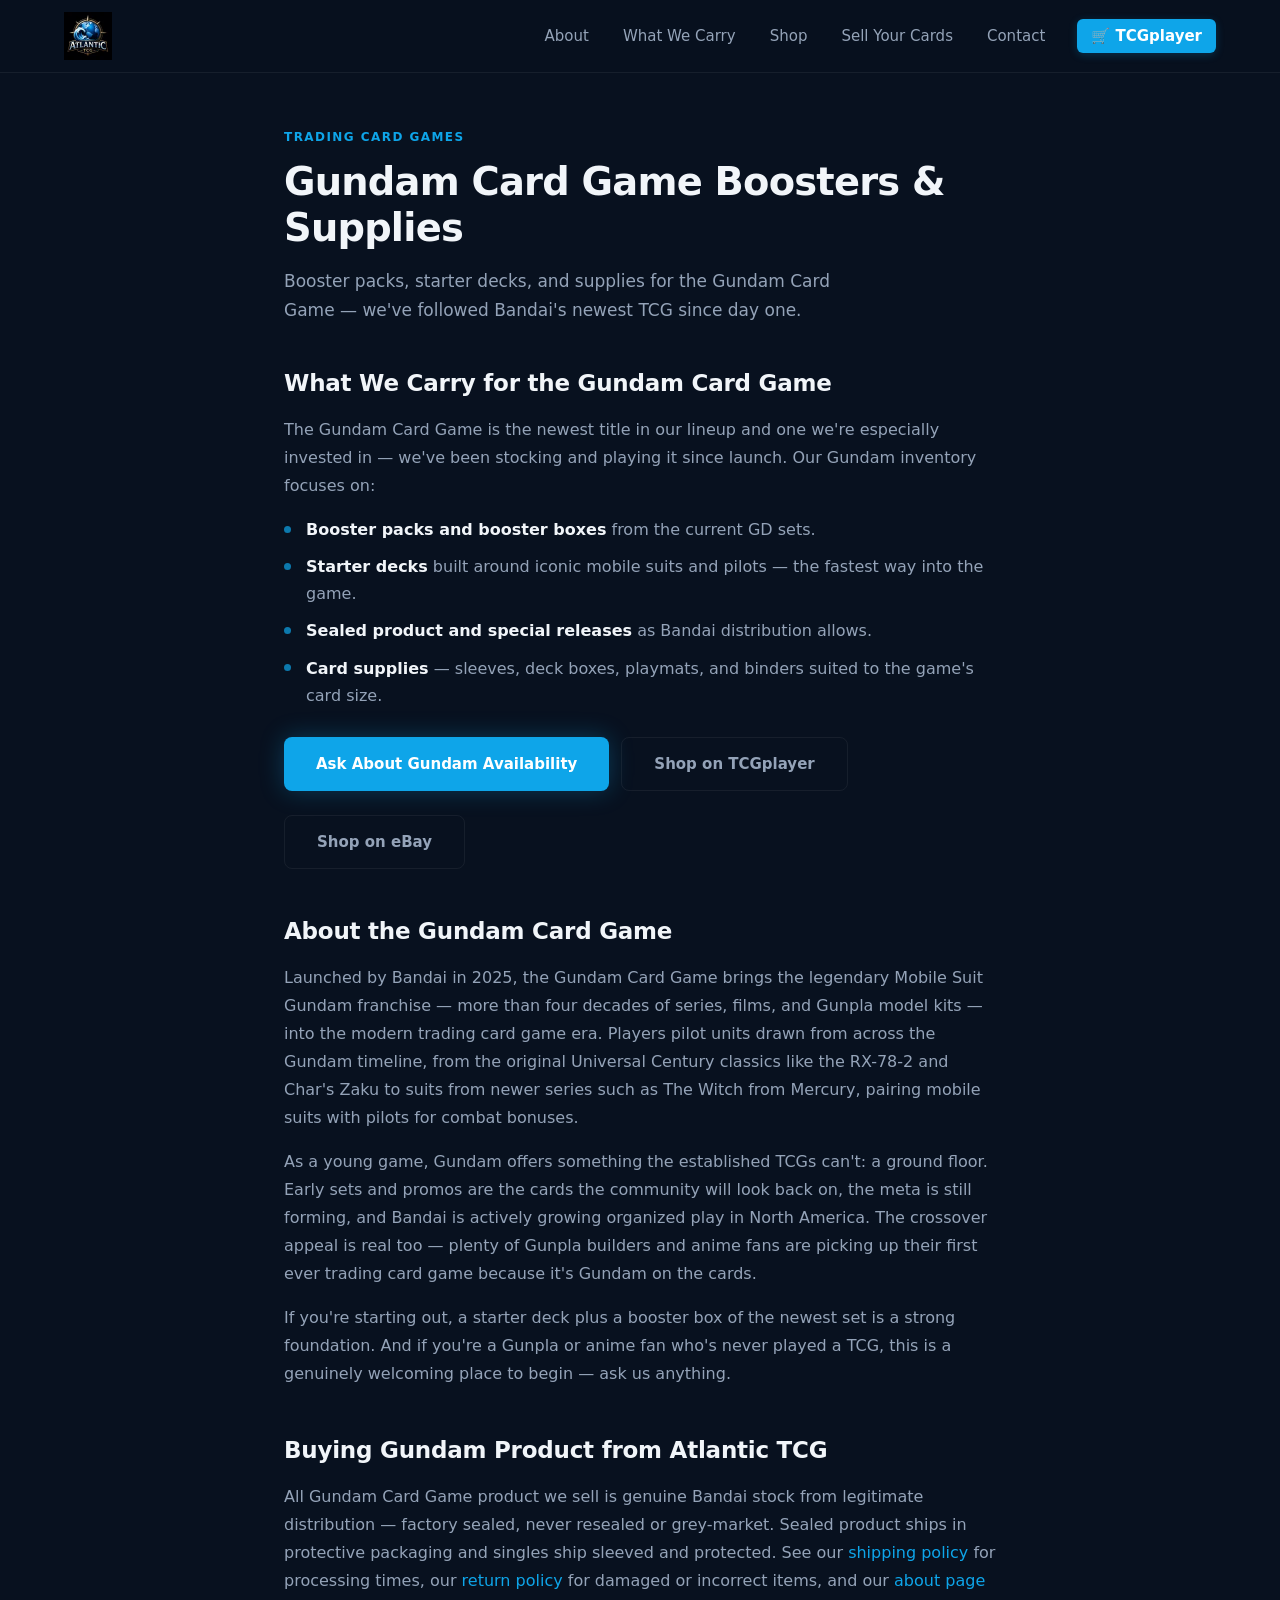
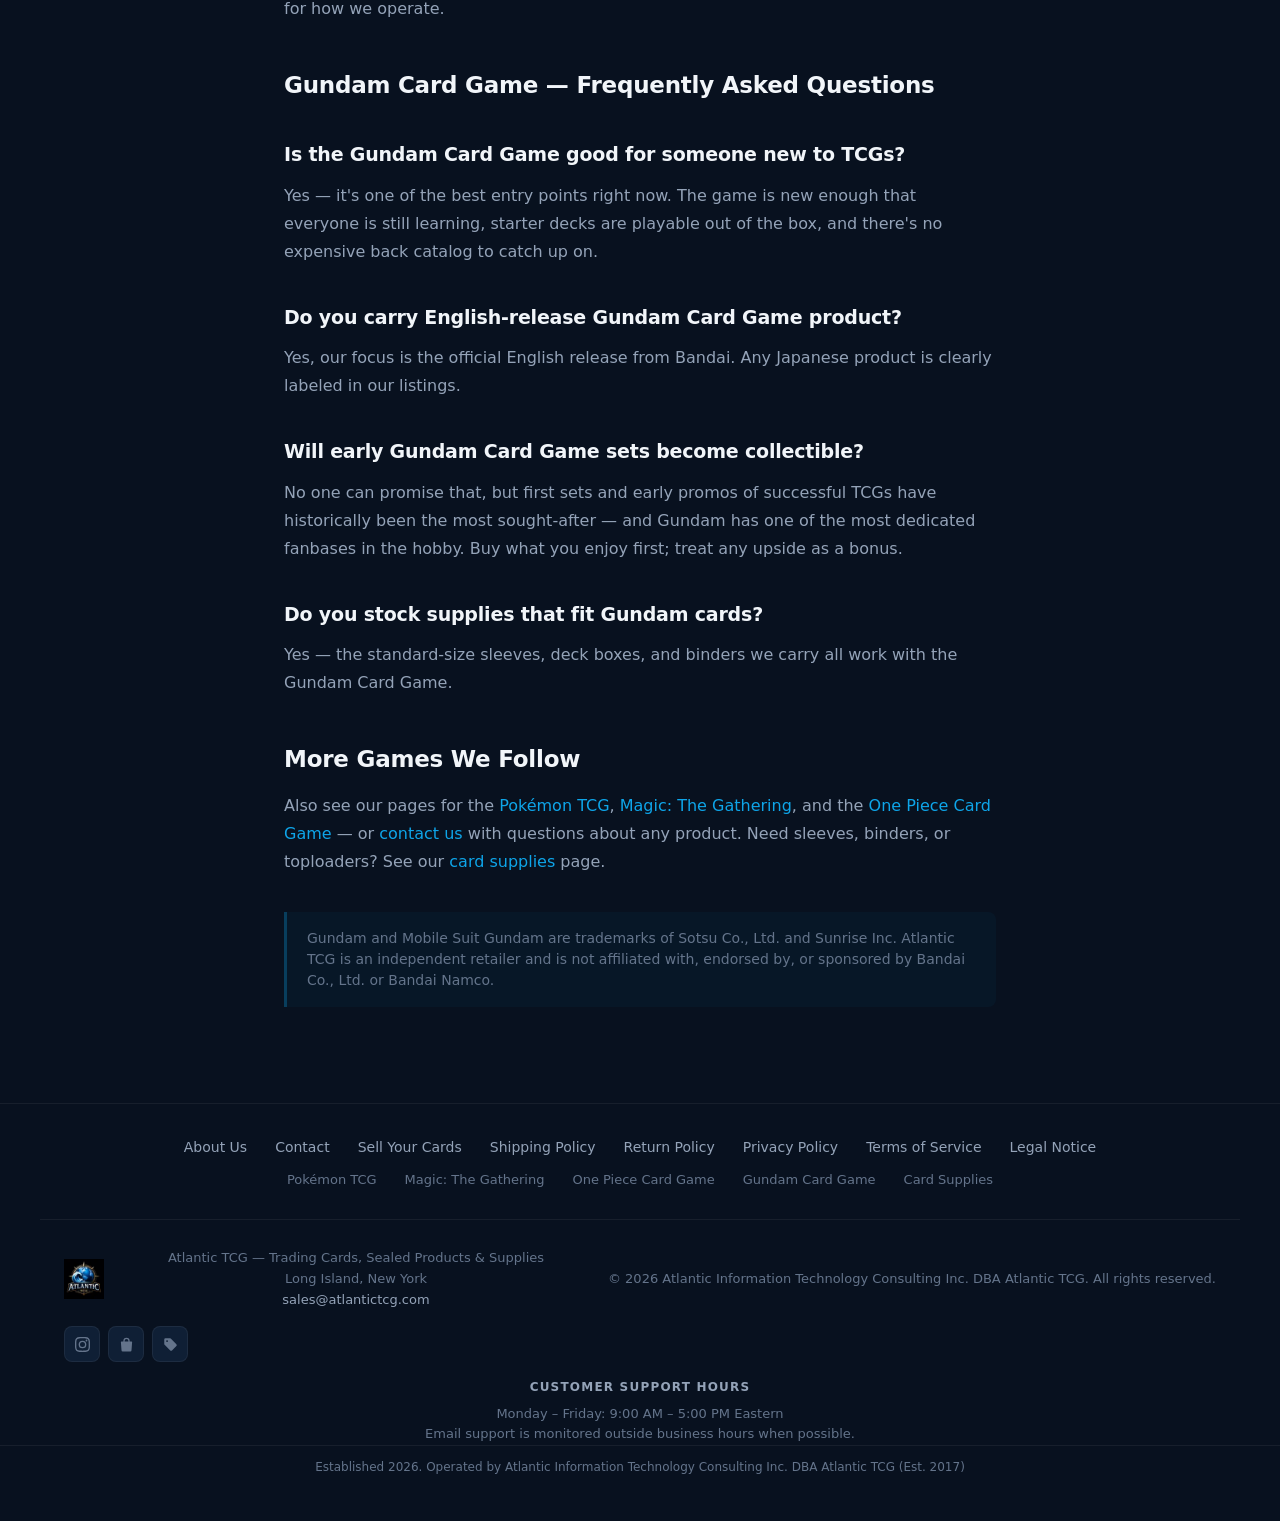
<file: gundam-card-game.html>
<!DOCTYPE html>
<html lang="en">
<head>
  <meta charset="UTF-8">
  <meta name="viewport" content="width=device-width, initial-scale=1.0">
  <title>Gundam Card Game Boosters &amp; Supplies | Atlantic TCG</title>
  <meta name="description" content="Gundam Card Game booster packs, starter decks, sealed product, and supplies from Atlantic TCG, a Long Island NY shop following the game since launch.">
  <meta name="robots" content="index, follow">
  <meta name="author" content="Atlantic TCG">

  <link rel="canonical" href="https://www.atlantictcg.com/gundam-card-game.html">

  <!-- Open Graph -->
  <meta property="og:type" content="website">
  <meta property="og:site_name" content="Atlantic TCG">
  <meta property="og:title" content="Gundam Card Game Boosters &amp; Supplies">
  <meta property="og:description" content="Gundam Card Game booster packs, starter decks, sealed product, and supplies from Atlantic TCG, a Long Island NY shop following the game since launch.">
  <meta property="og:url" content="https://www.atlantictcg.com/gundam-card-game.html">
  <meta property="og:image" content="https://www.atlantictcg.com/social-card.jpg">
  <meta property="og:image:width" content="1200">
  <meta property="og:image:height" content="630">

  <!-- Twitter Card -->
  <meta name="twitter:card" content="summary_large_image">
  <meta name="twitter:title" content="Gundam Card Game Boosters &amp; Supplies">
  <meta name="twitter:description" content="Gundam Card Game booster packs, starter decks, sealed product, and supplies from Atlantic TCG, a Long Island NY shop following the game since launch.">
  <meta name="twitter:image" content="https://www.atlantictcg.com/social-card.jpg">

  <!-- Icons -->
  <link rel="icon" type="image/png" sizes="32x32" href="/favicon-32.png">
  <link rel="apple-touch-icon" href="/apple-touch-icon.png">

  <link rel="stylesheet" href="/styles.css">

  <script type="application/ld+json">
  {
    "@context": "https://schema.org",
    "@graph": [
      {
        "@type": "BreadcrumbList",
        "itemListElement": [
          {
            "@type": "ListItem",
            "position": 1,
            "name": "Home",
            "item": "https://www.atlantictcg.com/"
          },
          {
            "@type": "ListItem",
            "position": 2,
            "name": "Gundam Card Game",
            "item": "https://www.atlantictcg.com/gundam-card-game.html"
          }
        ]
      },
      {
        "@type": "FAQPage",
        "@id": "https://www.atlantictcg.com/gundam-card-game.html#faq",
        "mainEntity": [
          {
            "@type": "Question",
            "name": "Is the Gundam Card Game good for someone new to TCGs?",
            "acceptedAnswer": {
              "@type": "Answer",
              "text": "Yes — it's one of the best entry points right now. The game is new enough that everyone is still learning, starter decks are playable out of the box, and there's no expensive back catalog to catch up on."
            }
          },
          {
            "@type": "Question",
            "name": "Do you carry English-release Gundam Card Game product?",
            "acceptedAnswer": {
              "@type": "Answer",
              "text": "Yes, our focus is the official English release from Bandai. Any Japanese product is clearly labeled in our listings."
            }
          },
          {
            "@type": "Question",
            "name": "Will early Gundam Card Game sets become collectible?",
            "acceptedAnswer": {
              "@type": "Answer",
              "text": "No one can promise that, but first sets and early promos of successful TCGs have historically been the most sought-after — and Gundam has one of the most dedicated fanbases in the hobby. Buy what you enjoy first; treat any upside as a bonus."
            }
          },
          {
            "@type": "Question",
            "name": "Do you stock supplies that fit Gundam cards?",
            "acceptedAnswer": {
              "@type": "Answer",
              "text": "Yes — the standard-size sleeves, deck boxes, and binders we carry all work with the Gundam Card Game."
            }
          }
        ]
      },
      {
        "@type": "CollectionPage",
        "@id": "https://www.atlantictcg.com/gundam-card-game.html#page",
        "url": "https://www.atlantictcg.com/gundam-card-game.html",
        "name": "Gundam Card Game at Atlantic TCG",
        "isPartOf": {
          "@id": "https://www.atlantictcg.com/#website"
        },
        "about": {
          "@id": "https://www.atlantictcg.com/#store"
        },
        "provider": {
          "@id": "https://www.atlantictcg.com/#store"
        },
        "significantLink": "https://www.tcgplayer.com/sellers/Atlantic-TCG/202f0f4d"
      }
    ]
  }
  </script>
  <!-- Google tag (gtag.js) -->
  <script async src="https://www.googletagmanager.com/gtag/js?id=G-S6RNSXP25F"></script>
  <script>
    window.dataLayer = window.dataLayer || [];
    function gtag(){dataLayer.push(arguments);}
    gtag('js', new Date());
    gtag('config', 'G-S6RNSXP25F');
  </script>
</head>
<body>

  <!-- ===================================================
       NAVIGATION
       =================================================== -->
  <nav class="nav scrolled" id="nav" role="navigation" aria-label="Main navigation">
    <div class="nav-inner">
      <a href="/" class="nav-logo">
        <img src="/logo-96.webp" alt="Atlantic TCG home" width="48" height="48" class="nav-logo-img">
      </a>

      <ul class="nav-links" role="list">
        <li><a href="/about.html">About</a></li>
        <li><a href="/#products">What We Carry</a></li>
        <li><a href="/#shop">Shop</a></li>
        <li><a href="/sell-your-cards.html">Sell Your Cards</a></li>
        <li><a href="/#contact">Contact</a></li>
        <li><a href="https://www.tcgplayer.com/sellers/Atlantic-TCG/202f0f4d" class="nav-shop" target="_blank" rel="noopener">🛒 TCGplayer</a></li>
      </ul>

      <button class="nav-toggle" id="navToggle" aria-label="Toggle navigation menu" aria-expanded="false" aria-controls="navMobile">
        <span></span>
        <span></span>
        <span></span>
      </button>
    </div>

    <div class="nav-mobile" id="navMobile" role="menu">
      <a href="/about.html" role="menuitem">About</a>
      <a href="/#products" role="menuitem">What We Carry</a>
      <a href="/#shop" role="menuitem">Shop</a>
      <a href="/sell-your-cards.html" role="menuitem">Sell Your Cards</a>
      <a href="/#contact" role="menuitem">Contact</a>
      <a href="https://www.tcgplayer.com/sellers/Atlantic-TCG/202f0f4d" class="nav-mobile-shop" role="menuitem" target="_blank" rel="noopener">🛒 Shop on TCGplayer</a>
    </div>
  </nav>


  <!-- ===================================================
       GUNDAM CARD GAME CONTENT
       =================================================== -->
  <main class="legal">
    <div class="container">

      <header class="legal-header">
        <span class="section-label">Trading Card Games</span>
        <h1 class="section-title">Gundam Card Game Boosters &amp; Supplies</h1>
        <p class="section-desc">
          Booster packs, starter decks, and supplies for the Gundam Card Game — we've followed Bandai's newest TCG since day one.
        </p>
      </header>

      <div class="legal-body">
        <h2>What We Carry for the Gundam Card Game</h2>
        <p>
          The Gundam Card Game is the newest title in our lineup and one we're especially invested in — we've been stocking and playing it since launch. Our Gundam inventory focuses on:
        </p>
        <ul>
          <li><strong>Booster packs and booster boxes</strong> from the current GD sets.</li>
          <li><strong>Starter decks</strong> built around iconic mobile suits and pilots — the fastest way into the game.</li>
          <li><strong>Sealed product and special releases</strong> as Bandai distribution allows.</li>
          <li><strong>Card supplies</strong> — sleeves, deck boxes, playmats, and binders suited to the game's card size.</li>
        </ul>
        <div class="cta-row">
          <a href="mailto:sales@atlantictcg.com?subject=Gundam%20availability" class="btn btn-primary">Ask About Gundam Availability</a>
          <a href="https://www.tcgplayer.com/sellers/Atlantic-TCG/202f0f4d" class="btn btn-outline" target="_blank" rel="noopener">Shop on TCGplayer</a>
          <a href="https://www.ebay.com/sch/i.html?_ssn=atlantic_tcg" class="btn btn-outline" target="_blank" rel="noopener">Shop on eBay</a>
        </div>

        <h2>About the Gundam Card Game</h2>
        <p>
          Launched by Bandai in 2025, the Gundam Card Game brings the legendary Mobile Suit Gundam franchise — more than four decades of series, films, and Gunpla model kits — into the modern trading card game era. Players pilot units drawn from across the Gundam timeline, from the original Universal Century classics like the RX-78-2 and Char's Zaku to suits from newer series such as The Witch from Mercury, pairing mobile suits with pilots for combat bonuses.
        </p>
        <p>
          As a young game, Gundam offers something the established TCGs can't: a ground floor. Early sets and promos are the cards the community will look back on, the meta is still forming, and Bandai is actively growing organized play in North America. The crossover appeal is real too — plenty of Gunpla builders and anime fans are picking up their first ever trading card game because it's Gundam on the cards.
        </p>
        <p>
          If you're starting out, a starter deck plus a booster box of the newest set is a strong foundation. And if you're a Gunpla or anime fan who's never played a TCG, this is a genuinely welcoming place to begin — ask us anything.
        </p>

        <h2>Buying Gundam Product from Atlantic TCG</h2>
        <p>
          All Gundam Card Game product we sell is genuine Bandai stock from legitimate distribution — factory sealed, never resealed or grey-market. Sealed product ships in protective packaging and singles ship sleeved and protected. See our <a href="/shipping.html">shipping policy</a> for processing times, our <a href="/returns.html">return policy</a> for damaged or incorrect items, and our <a href="/about.html">about page</a> for how we operate.
        </p>

        <h2>Gundam Card Game — Frequently Asked Questions</h2>
        <h3>Is the Gundam Card Game good for someone new to TCGs?</h3>
        <p>
          Yes — it's one of the best entry points right now. The game is new enough that everyone is still learning, starter decks are playable out of the box, and there's no expensive back catalog to catch up on.
        </p>
        <h3>Do you carry English-release Gundam Card Game product?</h3>
        <p>
          Yes, our focus is the official English release from Bandai. Any Japanese product is clearly labeled in our listings.
        </p>
        <h3>Will early Gundam Card Game sets become collectible?</h3>
        <p>
          No one can promise that, but first sets and early promos of successful TCGs have historically been the most sought-after — and Gundam has one of the most dedicated fanbases in the hobby. Buy what you enjoy first; treat any upside as a bonus.
        </p>
        <h3>Do you stock supplies that fit Gundam cards?</h3>
        <p>
          Yes — the standard-size sleeves, deck boxes, and binders we carry all work with the Gundam Card Game.
        </p>

        <h2>More Games We Follow</h2>
        <p>
          Also see our pages for the <a href="/pokemon.html">Pok&eacute;mon TCG</a>, <a href="/magic-the-gathering.html">Magic: The Gathering</a>, and the <a href="/one-piece-card-game.html">One Piece Card Game</a> — or <a href="/#contact">contact us</a> with questions about any product. Need sleeves, binders, or toploaders? See our <a href="/card-supplies.html">card supplies</a> page.
        </p>

        <div class="legal-note">
          Gundam and Mobile Suit Gundam are trademarks of Sotsu Co., Ltd. and Sunrise Inc. Atlantic TCG is an independent retailer and is not affiliated with, endorsed by, or sponsored by Bandai Co., Ltd. or Bandai Namco.
        </div>
      </div>

    </div>
  </main>


  <!-- ===================================================
       FOOTER
       =================================================== -->
  <footer class="footer">
    <nav class="footer-nav" aria-label="Footer navigation">
      <a href="/about.html">About Us</a>
      <a href="/#contact">Contact</a>
      <a href="/sell-your-cards.html">Sell Your Cards</a>
      <a href="/shipping.html">Shipping Policy</a>
      <a href="/returns.html">Return Policy</a>
      <a href="/privacy.html">Privacy Policy</a>
      <a href="/terms.html">Terms of Service</a>
      <a href="/legal.html">Legal Notice</a>
    </nav>

    <nav class="footer-nav footer-nav--games" aria-label="Trading card games and supplies">
      <a href="/pokemon.html">Pok&eacute;mon TCG</a>
      <a href="/magic-the-gathering.html">Magic: The Gathering</a>
      <a href="/one-piece-card-game.html">One Piece Card Game</a>
      <a href="/gundam-card-game.html">Gundam Card Game</a>
      <a href="/card-supplies.html">Card Supplies</a>
    </nav>

    <div class="footer-inner">

      <a href="/" class="footer-logo">
        <img src="/logo-96.webp" alt="Atlantic TCG home" width="40" height="40" class="footer-logo-img">
      </a>

      <p class="footer-tagline">
        Atlantic TCG &mdash; Trading Cards, Sealed Products &amp; Supplies<br>
        Long Island, New York<br>
        <a href="mailto:sales@atlantictcg.com">sales@atlantictcg.com</a>
      </p>

      <p class="footer-copy">
        &copy; 2026 Atlantic Information Technology Consulting Inc. DBA Atlantic TCG. All rights reserved.
      </p>

      <div class="footer-socials" aria-label="Social media links">
        <!-- Instagram -->
        <a href="https://www.instagram.com/atlantic.tcg" class="social-link" aria-label="Instagram" title="Instagram" target="_blank" rel="noopener noreferrer">
          <svg viewBox="0 0 24 24" xmlns="http://www.w3.org/2000/svg" aria-hidden="true">
            <path d="M12 2.163c3.204 0 3.584.012 4.85.07 3.252.148 4.771 1.691 4.919 4.919.058 1.265.069 1.645.069 4.849 0 3.205-.012 3.584-.069 4.849-.149 3.225-1.664 4.771-4.919 4.919-1.266.058-1.644.07-4.85.07-3.204 0-3.584-.012-4.849-.07-3.26-.149-4.771-1.699-4.919-4.92-.058-1.265-.07-1.644-.07-4.849 0-3.204.013-3.583.07-4.849.149-3.227 1.664-4.771 4.919-4.919 1.266-.057 1.645-.069 4.849-.069zM12 0C8.741 0 8.333.014 7.053.072 2.695.272.273 2.69.073 7.052.014 8.333 0 8.741 0 12c0 3.259.014 3.668.072 4.948.2 4.358 2.618 6.78 6.98 6.98C8.333 23.986 8.741 24 12 24c3.259 0 3.668-.014 4.948-.072 4.354-.2 6.782-2.618 6.979-6.98.059-1.28.073-1.689.073-4.948 0-3.259-.014-3.667-.072-4.947-.196-4.354-2.617-6.78-6.979-6.98C15.668.014 15.259 0 12 0zm0 5.838a6.162 6.162 0 100 12.324 6.162 6.162 0 000-12.324zM12 16a4 4 0 110-8 4 4 0 010 8zm6.406-11.845a1.44 1.44 0 100 2.881 1.44 1.44 0 000-2.881z"/>
          </svg>
        </a>
        <!-- TCGplayer -->
        <a href="https://www.tcgplayer.com/sellers/Atlantic-TCG/202f0f4d" class="social-link" aria-label="TCGplayer store" title="TCGplayer store" target="_blank" rel="noopener noreferrer">
          <svg viewBox="0 0 24 24" xmlns="http://www.w3.org/2000/svg" aria-hidden="true">
            <path d="M7 7V6a5 5 0 0110 0v1h3a1 1 0 011 1l-1 13a2 2 0 01-2 2H6a2 2 0 01-2-2L3 8a1 1 0 011-1h3zm2 0h6V6a3 3 0 00-6 0v1z"/>
          </svg>
        </a>
        <!-- eBay -->
        <a href="https://www.ebay.com/sch/i.html?_ssn=atlantic_tcg" class="social-link" aria-label="eBay store" title="eBay store" target="_blank" rel="noopener noreferrer">
          <svg viewBox="0 0 24 24" xmlns="http://www.w3.org/2000/svg" aria-hidden="true">
            <path d="M21.41 11.58l-9-9A2 2 0 0011 2H4a2 2 0 00-2 2v7a2 2 0 00.59 1.42l9 9a2 2 0 002.82 0l7-7a2 2 0 000-2.84zM6.5 8A1.5 1.5 0 118 6.5 1.5 1.5 0 016.5 8z"/>
          </svg>
        </a>
      </div>

    </div>

    <div class="footer-hours">
      <strong>Customer Support Hours</strong>
      Monday – Friday: 9:00 AM – 5:00 PM Eastern<br>
      Email support is monitored outside business hours when possible.
    </div>

    <div class="footer-sub">
      Established 2026. Operated by Atlantic Information Technology Consulting Inc. DBA Atlantic TCG (Est. 2017)
    </div>
  </footer>


  <script>
    const nav = document.getElementById('nav');
    const toggle = document.getElementById('navToggle');

    toggle.addEventListener('click', () => {
      const open = nav.classList.toggle('nav-open');
      toggle.setAttribute('aria-expanded', open);
    });

    document.querySelectorAll('#navMobile a').forEach(link => {
      link.addEventListener('click', () => {
        nav.classList.remove('nav-open');
        toggle.setAttribute('aria-expanded', 'false');
      });
    });
  </script>

</body>
</html>
</file>
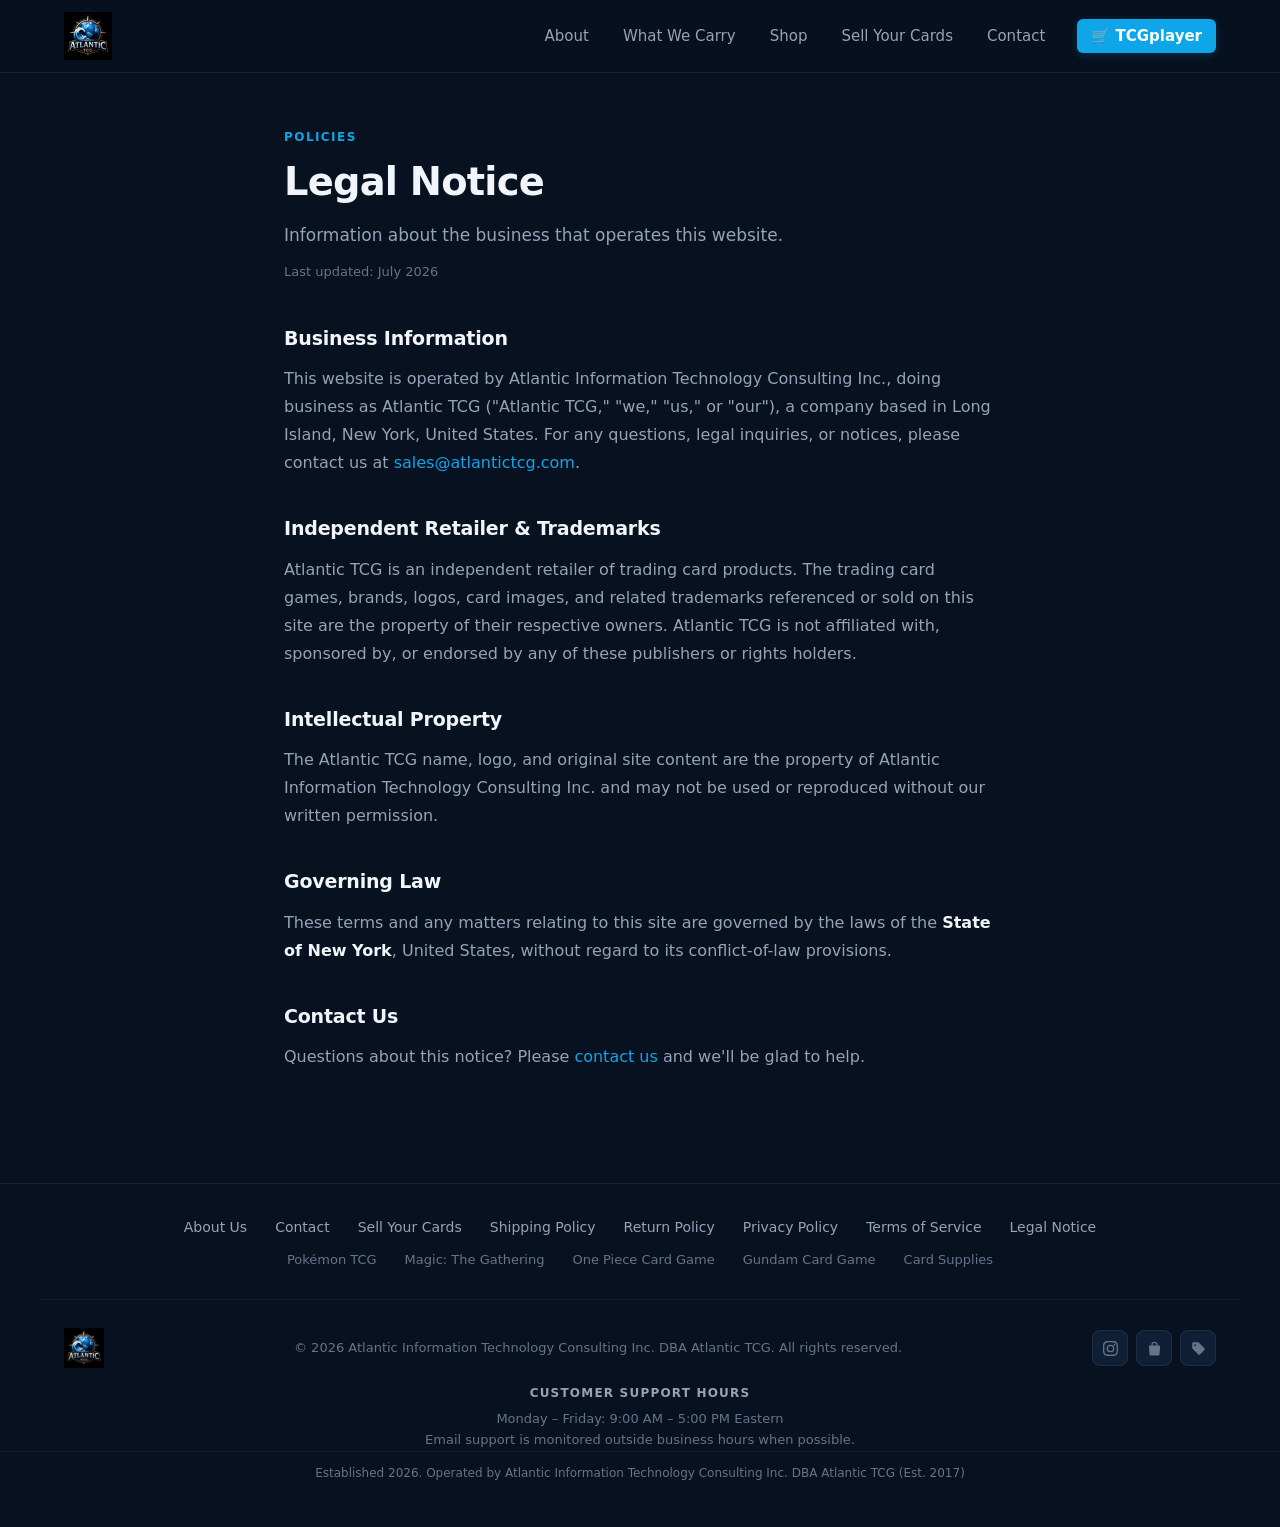
<file: legal.html>
<!DOCTYPE html>
<html lang="en">
<head>
  <meta charset="UTF-8">
  <meta name="viewport" content="width=device-width, initial-scale=1.0">
  <title>Legal Notice — Atlantic TCG</title>
  <meta name="description" content="Atlantic TCG legal notice: business identity, independent retailer and trademark disclaimers, intellectual property, and governing law (New York).">
  <meta name="robots" content="index, follow">
  <meta name="author" content="Atlantic TCG">
  <link rel="canonical" href="https://www.atlantictcg.com/legal.html">

  <!-- Open Graph -->
  <meta property="og:type" content="website">
  <meta property="og:site_name" content="Atlantic TCG">
  <meta property="og:title" content="Legal Notice">
  <meta property="og:description" content="Atlantic TCG legal notice: business identity, independent retailer and trademark disclaimers, intellectual property, and governing law (New York).">
  <meta property="og:url" content="https://www.atlantictcg.com/legal.html">
  <meta property="og:image" content="https://www.atlantictcg.com/social-card.jpg">
  <meta property="og:image:width" content="1200">
  <meta property="og:image:height" content="630">

  <!-- Twitter Card -->
  <meta name="twitter:card" content="summary_large_image">
  <meta name="twitter:title" content="Legal Notice">
  <meta name="twitter:description" content="Atlantic TCG legal notice: business identity, independent retailer and trademark disclaimers, intellectual property, and governing law (New York).">
  <meta name="twitter:image" content="https://www.atlantictcg.com/social-card.jpg">
  <!-- Icons -->
  <link rel="icon" type="image/png" sizes="32x32" href="/favicon-32.png">
  <link rel="apple-touch-icon" href="/apple-touch-icon.png">
  <link rel="stylesheet" href="/styles.css">

  <script type="application/ld+json">
  {
    "@context": "https://schema.org",
    "@graph": [
      {
        "@type": "BreadcrumbList",
        "itemListElement": [
          {
            "@type": "ListItem",
            "position": 1,
            "name": "Home",
            "item": "https://www.atlantictcg.com/"
          },
          {
            "@type": "ListItem",
            "position": 2,
            "name": "Legal Notice",
            "item": "https://www.atlantictcg.com/legal.html"
          }
        ]
      },
      {
        "@type": "WebPage",
        "@id": "https://www.atlantictcg.com/legal.html#page",
        "url": "https://www.atlantictcg.com/legal.html",
        "name": "Legal Notice",
        "description": "Atlantic TCG legal notice: business identity, independent retailer and trademark disclaimers, intellectual property, and governing law (New York).",
        "isPartOf": {
          "@id": "https://www.atlantictcg.com/#website"
        },
        "publisher": {
          "@id": "https://www.atlantictcg.com/#store"
        },
        "inLanguage": "en-US"
      }
    ]
  }
  </script>
  <!-- Google tag (gtag.js) -->
  <script async src="https://www.googletagmanager.com/gtag/js?id=G-S6RNSXP25F"></script>
  <script>
    window.dataLayer = window.dataLayer || [];
    function gtag(){dataLayer.push(arguments);}
    gtag('js', new Date());
    gtag('config', 'G-S6RNSXP25F');
  </script>
</head>
<body>

  <!-- ===================================================
       NAVIGATION
       =================================================== -->
  <nav class="nav scrolled" id="nav" role="navigation" aria-label="Main navigation">
    <div class="nav-inner">
      <a href="/" class="nav-logo">
        <img src="/logo-96.webp" alt="Atlantic TCG home" width="48" height="48" class="nav-logo-img">
      </a>

      <ul class="nav-links" role="list">
        <li><a href="/about.html">About</a></li>
        <li><a href="/#products">What We Carry</a></li>
        <li><a href="/#shop">Shop</a></li>
        <li><a href="/sell-your-cards.html">Sell Your Cards</a></li>
        <li><a href="/#contact">Contact</a></li>
        <li><a href="https://www.tcgplayer.com/sellers/Atlantic-TCG/202f0f4d" class="nav-shop" target="_blank" rel="noopener">🛒 TCGplayer</a></li>
      </ul>

      <button class="nav-toggle" id="navToggle" aria-label="Toggle navigation menu" aria-expanded="false" aria-controls="navMobile">
        <span></span>
        <span></span>
        <span></span>
      </button>
    </div>

    <div class="nav-mobile" id="navMobile" role="menu">
      <a href="/about.html" role="menuitem">About</a>
      <a href="/#products" role="menuitem">What We Carry</a>
      <a href="/#shop" role="menuitem">Shop</a>
      <a href="/sell-your-cards.html" role="menuitem">Sell Your Cards</a>
      <a href="/#contact" role="menuitem">Contact</a>
      <a href="https://www.tcgplayer.com/sellers/Atlantic-TCG/202f0f4d" class="nav-mobile-shop" role="menuitem" target="_blank" rel="noopener">🛒 Shop on TCGplayer</a>
    </div>
  </nav>


  <!-- ===================================================
       LEGAL NOTICE CONTENT
       =================================================== -->
  <main class="legal">
    <div class="container">

      <header class="legal-header">
        <span class="section-label">Policies</span>
        <h1 class="section-title">Legal Notice</h1>
        <p class="section-desc">
          Information about the business that operates this website.
        </p>
        <p class="legal-updated">Last updated: July 2026</p>
      </header>

      <div class="legal-body">
        <h3>Business Information</h3>
        <p>
          This website is operated by Atlantic Information Technology Consulting Inc., doing business as Atlantic TCG ("Atlantic TCG," "we," "us," or "our"), a company based in Long Island, New York, United States. For any questions, legal inquiries, or notices, please contact us at <a href="mailto:sales@atlantictcg.com">sales@atlantictcg.com</a>.
        </p>

        <h3>Independent Retailer &amp; Trademarks</h3>
        <p>
          Atlantic TCG is an independent retailer of trading card products. The trading card games, brands, logos, card images, and related trademarks referenced or sold on this site are the property of their respective owners. Atlantic TCG is not affiliated with, sponsored by, or endorsed by any of these publishers or rights holders.
        </p>

        <h3>Intellectual Property</h3>
        <p>
          The Atlantic TCG name, logo, and original site content are the property of Atlantic Information Technology Consulting Inc. and may not be used or reproduced without our written permission.
        </p>

        <h3>Governing Law</h3>
        <p>
          These terms and any matters relating to this site are governed by the laws of the <strong>State of New York</strong>, United States, without regard to its conflict-of-law provisions.
        </p>

        <h3>Contact Us</h3>
        <p>
          Questions about this notice? Please <a href="/#contact">contact us</a> and we'll be glad to help.
        </p>
      </div>

    </div>
  </main>


  <!-- ===================================================
       FOOTER
       =================================================== -->
  <footer class="footer">
    <nav class="footer-nav" aria-label="Footer navigation">
      <a href="/about.html">About Us</a>
      <a href="/#contact">Contact</a>
      <a href="/sell-your-cards.html">Sell Your Cards</a>
      <a href="/shipping.html">Shipping Policy</a>
      <a href="/returns.html">Return Policy</a>
      <a href="/privacy.html">Privacy Policy</a>
      <a href="/terms.html">Terms of Service</a>
      <a href="/legal.html">Legal Notice</a>
    </nav>

    <nav class="footer-nav footer-nav--games" aria-label="Trading card games and supplies">
      <a href="/pokemon.html">Pok&eacute;mon TCG</a>
      <a href="/magic-the-gathering.html">Magic: The Gathering</a>
      <a href="/one-piece-card-game.html">One Piece Card Game</a>
      <a href="/gundam-card-game.html">Gundam Card Game</a>
      <a href="/card-supplies.html">Card Supplies</a>
    </nav>

    <div class="footer-inner">

      <a href="/" class="footer-logo">
        <img src="/logo-96.webp" alt="Atlantic TCG home" width="40" height="40" class="footer-logo-img">
      </a>

      <p class="footer-copy">
        &copy; 2026 Atlantic Information Technology Consulting Inc. DBA Atlantic TCG. All rights reserved.
      </p>

      <div class="footer-socials" aria-label="Social media links">
        <a href="https://www.instagram.com/atlantic.tcg" class="social-link" aria-label="Instagram" title="Instagram" target="_blank" rel="noopener noreferrer">
          <svg viewBox="0 0 24 24" xmlns="http://www.w3.org/2000/svg" aria-hidden="true">
            <path d="M12 2.163c3.204 0 3.584.012 4.85.07 3.252.148 4.771 1.691 4.919 4.919.058 1.265.069 1.645.069 4.849 0 3.205-.012 3.584-.069 4.849-.149 3.225-1.664 4.771-4.919 4.919-1.266.058-1.644.07-4.85.07-3.204 0-3.584-.012-4.849-.07-3.26-.149-4.771-1.699-4.919-4.92-.058-1.265-.07-1.644-.07-4.849 0-3.204.013-3.583.07-4.849.149-3.227 1.664-4.771 4.919-4.919 1.266-.057 1.645-.069 4.849-.069zM12 0C8.741 0 8.333.014 7.053.072 2.695.272.273 2.69.073 7.052.014 8.333 0 8.741 0 12c0 3.259.014 3.668.072 4.948.2 4.358 2.618 6.78 6.98 6.98C8.333 23.986 8.741 24 12 24c3.259 0 3.668-.014 4.948-.072 4.354-.2 6.782-2.618 6.979-6.98.059-1.28.073-1.689.073-4.948 0-3.259-.014-3.667-.072-4.947-.196-4.354-2.617-6.78-6.979-6.98C15.668.014 15.259 0 12 0zm0 5.838a6.162 6.162 0 100 12.324 6.162 6.162 0 000-12.324zM12 16a4 4 0 110-8 4 4 0 010 8zm6.406-11.845a1.44 1.44 0 100 2.881 1.44 1.44 0 000-2.881z"/>
          </svg>
        </a>
        <!-- TCGplayer -->
        <a href="https://www.tcgplayer.com/sellers/Atlantic-TCG/202f0f4d" class="social-link" aria-label="TCGplayer store" title="TCGplayer store" target="_blank" rel="noopener noreferrer">
          <svg viewBox="0 0 24 24" xmlns="http://www.w3.org/2000/svg" aria-hidden="true">
            <path d="M7 7V6a5 5 0 0110 0v1h3a1 1 0 011 1l-1 13a2 2 0 01-2 2H6a2 2 0 01-2-2L3 8a1 1 0 011-1h3zm2 0h6V6a3 3 0 00-6 0v1z"/>
          </svg>
        </a>
        <!-- eBay -->
        <a href="https://www.ebay.com/sch/i.html?_ssn=atlantic_tcg" class="social-link" aria-label="eBay store" title="eBay store" target="_blank" rel="noopener noreferrer">
          <svg viewBox="0 0 24 24" xmlns="http://www.w3.org/2000/svg" aria-hidden="true">
            <path d="M21.41 11.58l-9-9A2 2 0 0011 2H4a2 2 0 00-2 2v7a2 2 0 00.59 1.42l9 9a2 2 0 002.82 0l7-7a2 2 0 000-2.84zM6.5 8A1.5 1.5 0 118 6.5 1.5 1.5 0 016.5 8z"/>
          </svg>
        </a>
      </div>

    </div>

    <div class="footer-hours">
      <strong>Customer Support Hours</strong>
      Monday – Friday: 9:00 AM – 5:00 PM Eastern<br>
      Email support is monitored outside business hours when possible.
    </div>

    <div class="footer-sub">
      Established 2026. Operated by Atlantic Information Technology Consulting Inc. DBA Atlantic TCG (Est. 2017)
    </div>
  </footer>


  <script>
    const nav = document.getElementById('nav');
    const toggle = document.getElementById('navToggle');

    toggle.addEventListener('click', () => {
      const open = nav.classList.toggle('nav-open');
      toggle.setAttribute('aria-expanded', open);
    });

    document.querySelectorAll('#navMobile a').forEach(link => {
      link.addEventListener('click', () => {
        nav.classList.remove('nav-open');
        toggle.setAttribute('aria-expanded', 'false');
      });
    });
  </script>

</body>
</html>
</file>
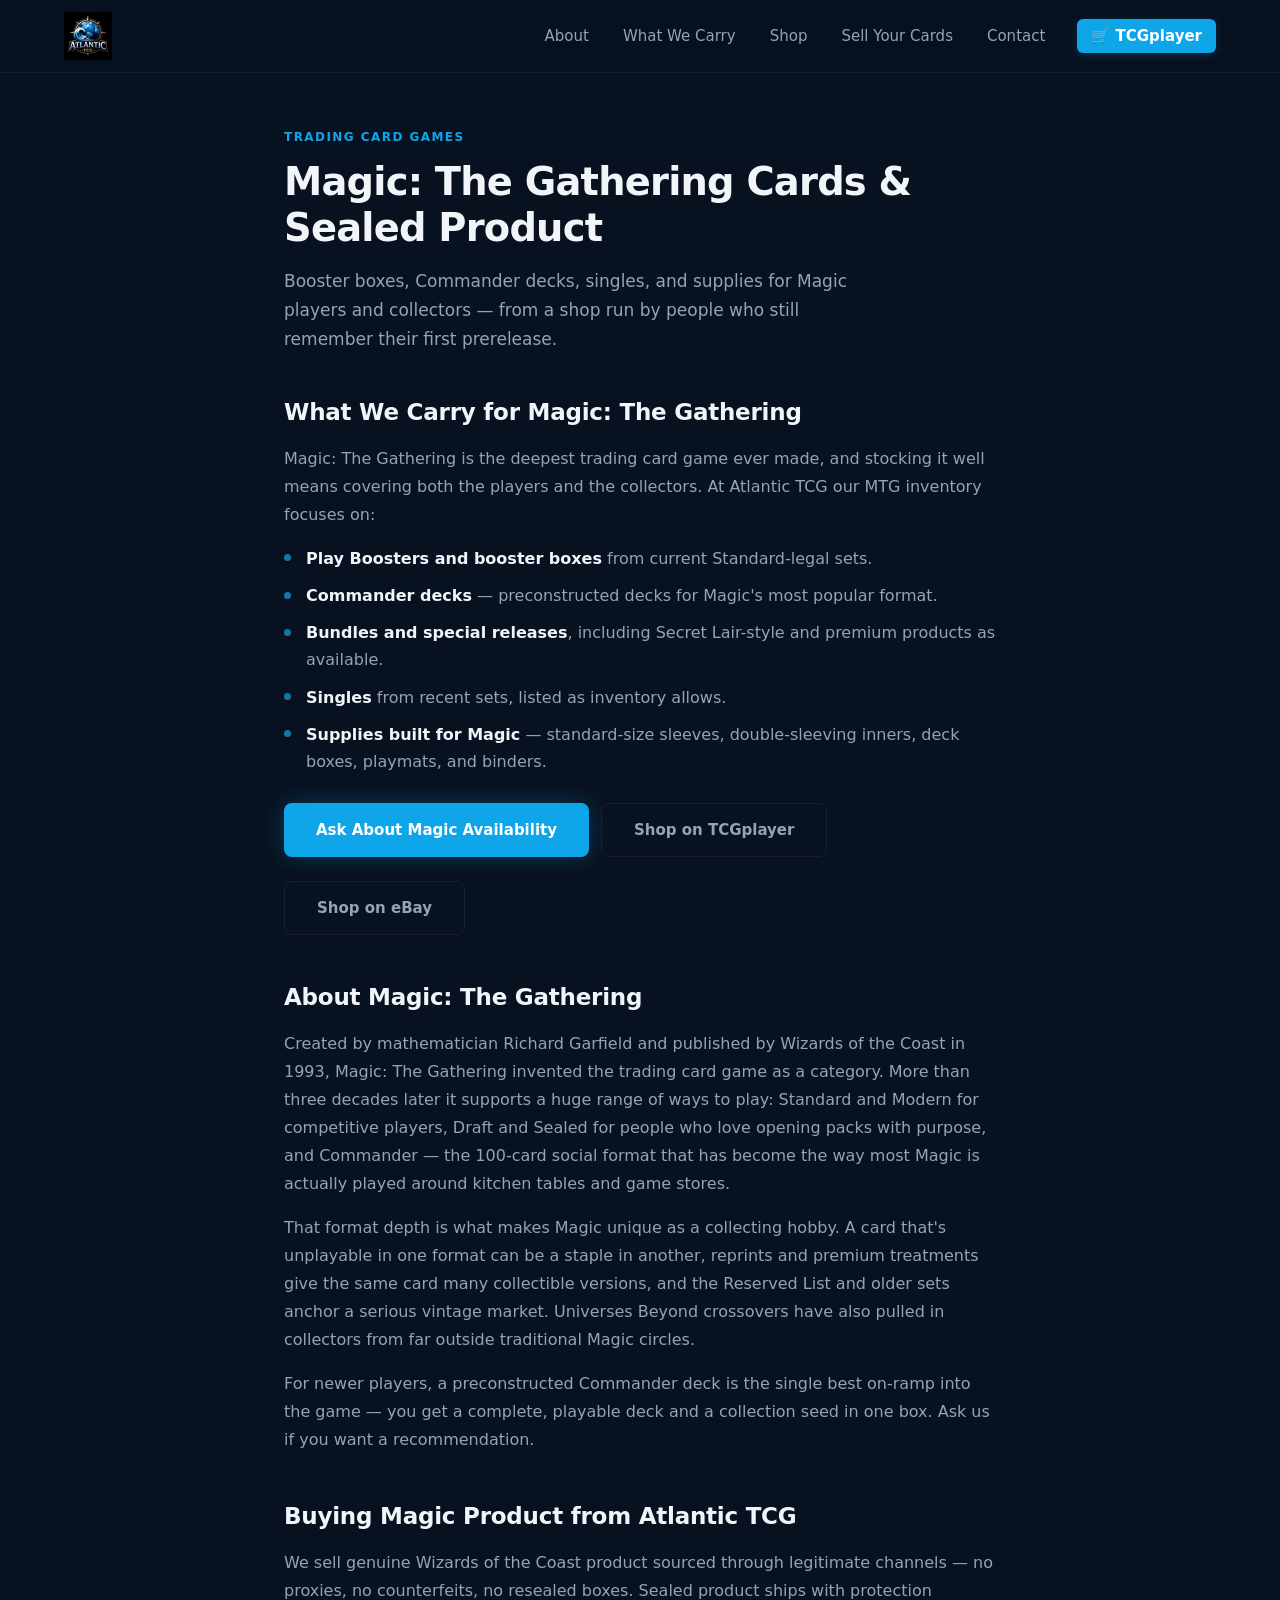
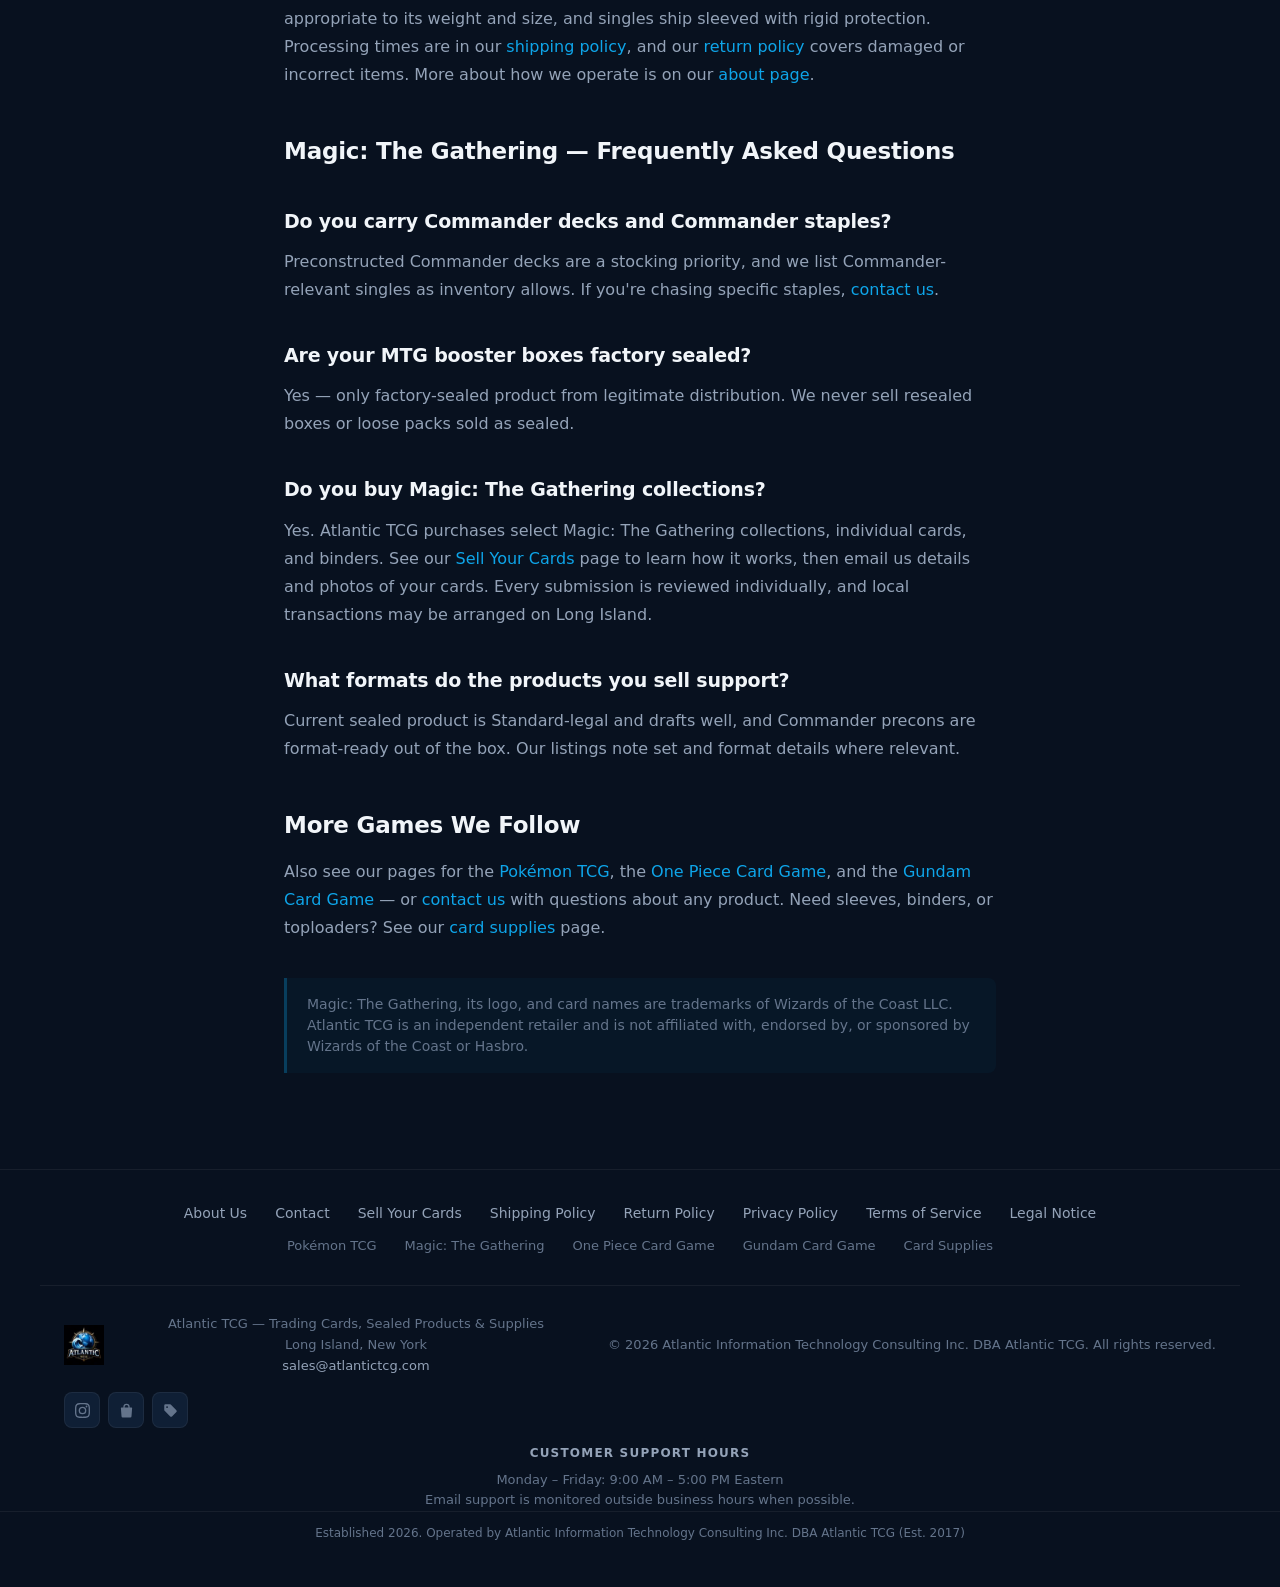
<file: magic-the-gathering.html>
<!DOCTYPE html>
<html lang="en">
<head>
  <meta charset="UTF-8">
  <meta name="viewport" content="width=device-width, initial-scale=1.0">
  <title>Magic: The Gathering Cards &amp; Sealed | Atlantic TCG</title>
  <meta name="description" content="Magic: The Gathering booster boxes, Commander decks, singles, and MTG supplies from Atlantic TCG, a collector-run hobby retailer based in Long Island, NY.">
  <meta name="robots" content="index, follow">
  <meta name="author" content="Atlantic TCG">

  <link rel="canonical" href="https://www.atlantictcg.com/magic-the-gathering.html">

  <!-- Open Graph -->
  <meta property="og:type" content="website">
  <meta property="og:site_name" content="Atlantic TCG">
  <meta property="og:title" content="Magic: The Gathering Cards &amp; Sealed Product">
  <meta property="og:description" content="Magic: The Gathering booster boxes, Commander decks, singles, and MTG supplies from Atlantic TCG, a collector-run hobby retailer based in Long Island, NY.">
  <meta property="og:url" content="https://www.atlantictcg.com/magic-the-gathering.html">
  <meta property="og:image" content="https://www.atlantictcg.com/social-card.jpg">
  <meta property="og:image:width" content="1200">
  <meta property="og:image:height" content="630">

  <!-- Twitter Card -->
  <meta name="twitter:card" content="summary_large_image">
  <meta name="twitter:title" content="Magic: The Gathering Cards &amp; Sealed Product">
  <meta name="twitter:description" content="Magic: The Gathering booster boxes, Commander decks, singles, and MTG supplies from Atlantic TCG, a collector-run hobby retailer based in Long Island, NY.">
  <meta name="twitter:image" content="https://www.atlantictcg.com/social-card.jpg">

  <!-- Icons -->
  <link rel="icon" type="image/png" sizes="32x32" href="/favicon-32.png">
  <link rel="apple-touch-icon" href="/apple-touch-icon.png">

  <link rel="stylesheet" href="/styles.css">

  <script type="application/ld+json">
  {
    "@context": "https://schema.org",
    "@graph": [
      {
        "@type": "BreadcrumbList",
        "itemListElement": [
          {
            "@type": "ListItem",
            "position": 1,
            "name": "Home",
            "item": "https://www.atlantictcg.com/"
          },
          {
            "@type": "ListItem",
            "position": 2,
            "name": "Magic: The Gathering",
            "item": "https://www.atlantictcg.com/magic-the-gathering.html"
          }
        ]
      },
      {
        "@type": "FAQPage",
        "@id": "https://www.atlantictcg.com/magic-the-gathering.html#faq",
        "mainEntity": [
          {
            "@type": "Question",
            "name": "Do you carry Commander decks and Commander staples?",
            "acceptedAnswer": {
              "@type": "Answer",
              "text": "Preconstructed Commander decks are a stocking priority, and we list Commander-relevant singles as inventory allows. If you're chasing specific staples, contact us."
            }
          },
          {
            "@type": "Question",
            "name": "Are your MTG booster boxes factory sealed?",
            "acceptedAnswer": {
              "@type": "Answer",
              "text": "Yes — only factory-sealed product from legitimate distribution. We never sell resealed boxes or loose packs sold as sealed."
            }
          },
          {
            "@type": "Question",
            "name": "Do you buy Magic: The Gathering collections?",
            "acceptedAnswer": {
              "@type": "Answer",
              "text": "Yes. Atlantic TCG purchases select Magic: The Gathering collections, individual cards, and binders. Visit our Sell Your Cards page to learn how it works, then email us details and photos of your cards. Every submission is reviewed individually, and local transactions may be arranged on Long Island."
            }
          },
          {
            "@type": "Question",
            "name": "What formats do the products you sell support?",
            "acceptedAnswer": {
              "@type": "Answer",
              "text": "Current sealed product is Standard-legal and drafts well, and Commander precons are format-ready out of the box. Our listings note set and format details where relevant."
            }
          }
        ]
      },
      {
        "@type": "CollectionPage",
        "@id": "https://www.atlantictcg.com/magic-the-gathering.html#page",
        "url": "https://www.atlantictcg.com/magic-the-gathering.html",
        "name": "Magic: The Gathering at Atlantic TCG",
        "isPartOf": {
          "@id": "https://www.atlantictcg.com/#website"
        },
        "about": {
          "@id": "https://www.atlantictcg.com/#store"
        },
        "provider": {
          "@id": "https://www.atlantictcg.com/#store"
        },
        "significantLink": "https://www.tcgplayer.com/sellers/Atlantic-TCG/202f0f4d"
      }
    ]
  }
  </script>
  <!-- Google tag (gtag.js) -->
  <script async src="https://www.googletagmanager.com/gtag/js?id=G-S6RNSXP25F"></script>
  <script>
    window.dataLayer = window.dataLayer || [];
    function gtag(){dataLayer.push(arguments);}
    gtag('js', new Date());
    gtag('config', 'G-S6RNSXP25F');
  </script>
</head>
<body>

  <!-- ===================================================
       NAVIGATION
       =================================================== -->
  <nav class="nav scrolled" id="nav" role="navigation" aria-label="Main navigation">
    <div class="nav-inner">
      <a href="/" class="nav-logo">
        <img src="/logo-96.webp" alt="Atlantic TCG home" width="48" height="48" class="nav-logo-img">
      </a>

      <ul class="nav-links" role="list">
        <li><a href="/about.html">About</a></li>
        <li><a href="/#products">What We Carry</a></li>
        <li><a href="/#shop">Shop</a></li>
        <li><a href="/sell-your-cards.html">Sell Your Cards</a></li>
        <li><a href="/#contact">Contact</a></li>
        <li><a href="https://www.tcgplayer.com/sellers/Atlantic-TCG/202f0f4d" class="nav-shop" target="_blank" rel="noopener">🛒 TCGplayer</a></li>
      </ul>

      <button class="nav-toggle" id="navToggle" aria-label="Toggle navigation menu" aria-expanded="false" aria-controls="navMobile">
        <span></span>
        <span></span>
        <span></span>
      </button>
    </div>

    <div class="nav-mobile" id="navMobile" role="menu">
      <a href="/about.html" role="menuitem">About</a>
      <a href="/#products" role="menuitem">What We Carry</a>
      <a href="/#shop" role="menuitem">Shop</a>
      <a href="/sell-your-cards.html" role="menuitem">Sell Your Cards</a>
      <a href="/#contact" role="menuitem">Contact</a>
      <a href="https://www.tcgplayer.com/sellers/Atlantic-TCG/202f0f4d" class="nav-mobile-shop" role="menuitem" target="_blank" rel="noopener">🛒 Shop on TCGplayer</a>
    </div>
  </nav>


  <!-- ===================================================
       MAGIC: THE GATHERING CONTENT
       =================================================== -->
  <main class="legal">
    <div class="container">

      <header class="legal-header">
        <span class="section-label">Trading Card Games</span>
        <h1 class="section-title">Magic: The Gathering Cards &amp; Sealed Product</h1>
        <p class="section-desc">
          Booster boxes, Commander decks, singles, and supplies for Magic players and collectors — from a shop run by people who still remember their first prerelease.
        </p>
      </header>

      <div class="legal-body">
        <h2>What We Carry for Magic: The Gathering</h2>
        <p>
          Magic: The Gathering is the deepest trading card game ever made, and stocking it well means covering both the players and the collectors. At Atlantic TCG our MTG inventory focuses on:
        </p>
        <ul>
          <li><strong>Play Boosters and booster boxes</strong> from current Standard-legal sets.</li>
          <li><strong>Commander decks</strong> — preconstructed decks for Magic's most popular format.</li>
          <li><strong>Bundles and special releases</strong>, including Secret Lair-style and premium products as available.</li>
          <li><strong>Singles</strong> from recent sets, listed as inventory allows.</li>
          <li><strong>Supplies built for Magic</strong> — standard-size sleeves, double-sleeving inners, deck boxes, playmats, and binders.</li>
        </ul>
        <div class="cta-row">
          <a href="mailto:sales@atlantictcg.com?subject=Magic%3A%20The%20Gathering%20availability" class="btn btn-primary">Ask About Magic Availability</a>
          <a href="https://www.tcgplayer.com/sellers/Atlantic-TCG/202f0f4d" class="btn btn-outline" target="_blank" rel="noopener">Shop on TCGplayer</a>
          <a href="https://www.ebay.com/sch/i.html?_ssn=atlantic_tcg" class="btn btn-outline" target="_blank" rel="noopener">Shop on eBay</a>
        </div>

        <h2>About Magic: The Gathering</h2>
        <p>
          Created by mathematician Richard Garfield and published by Wizards of the Coast in 1993, Magic: The Gathering invented the trading card game as a category. More than three decades later it supports a huge range of ways to play: Standard and Modern for competitive players, Draft and Sealed for people who love opening packs with purpose, and Commander — the 100-card social format that has become the way most Magic is actually played around kitchen tables and game stores.
        </p>
        <p>
          That format depth is what makes Magic unique as a collecting hobby. A card that's unplayable in one format can be a staple in another, reprints and premium treatments give the same card many collectible versions, and the Reserved List and older sets anchor a serious vintage market. Universes Beyond crossovers have also pulled in collectors from far outside traditional Magic circles.
        </p>
        <p>
          For newer players, a preconstructed Commander deck is the single best on-ramp into the game — you get a complete, playable deck and a collection seed in one box. Ask us if you want a recommendation.
        </p>

        <h2>Buying Magic Product from Atlantic TCG</h2>
        <p>
          We sell genuine Wizards of the Coast product sourced through legitimate channels — no proxies, no counterfeits, no resealed boxes. Sealed product ships with protection appropriate to its weight and size, and singles ship sleeved with rigid protection. Processing times are in our <a href="/shipping.html">shipping policy</a>, and our <a href="/returns.html">return policy</a> covers damaged or incorrect items. More about how we operate is on our <a href="/about.html">about page</a>.
        </p>

        <h2>Magic: The Gathering — Frequently Asked Questions</h2>
        <h3>Do you carry Commander decks and Commander staples?</h3>
        <p>
          Preconstructed Commander decks are a stocking priority, and we list Commander-relevant singles as inventory allows. If you're chasing specific staples, <a href="/#contact">contact us</a>.
        </p>
        <h3>Are your MTG booster boxes factory sealed?</h3>
        <p>
          Yes — only factory-sealed product from legitimate distribution. We never sell resealed boxes or loose packs sold as sealed.
        </p>
        <h3>Do you buy Magic: The Gathering collections?</h3>
        <p>
          Yes. Atlantic TCG purchases select Magic: The Gathering collections, individual cards, and binders. See our <a href="/sell-your-cards.html">Sell Your Cards</a> page to learn how it works, then email us details and photos of your cards. Every submission is reviewed individually, and local transactions may be arranged on Long Island.
        </p>
        <h3>What formats do the products you sell support?</h3>
        <p>
          Current sealed product is Standard-legal and drafts well, and Commander precons are format-ready out of the box. Our listings note set and format details where relevant.
        </p>

        <h2>More Games We Follow</h2>
        <p>
          Also see our pages for the <a href="/pokemon.html">Pok&eacute;mon TCG</a>, the <a href="/one-piece-card-game.html">One Piece Card Game</a>, and the <a href="/gundam-card-game.html">Gundam Card Game</a> — or <a href="/#contact">contact us</a> with questions about any product. Need sleeves, binders, or toploaders? See our <a href="/card-supplies.html">card supplies</a> page.
        </p>

        <div class="legal-note">
          Magic: The Gathering, its logo, and card names are trademarks of Wizards of the Coast LLC. Atlantic TCG is an independent retailer and is not affiliated with, endorsed by, or sponsored by Wizards of the Coast or Hasbro.
        </div>
      </div>

    </div>
  </main>


  <!-- ===================================================
       FOOTER
       =================================================== -->
  <footer class="footer">
    <nav class="footer-nav" aria-label="Footer navigation">
      <a href="/about.html">About Us</a>
      <a href="/#contact">Contact</a>
      <a href="/sell-your-cards.html">Sell Your Cards</a>
      <a href="/shipping.html">Shipping Policy</a>
      <a href="/returns.html">Return Policy</a>
      <a href="/privacy.html">Privacy Policy</a>
      <a href="/terms.html">Terms of Service</a>
      <a href="/legal.html">Legal Notice</a>
    </nav>

    <nav class="footer-nav footer-nav--games" aria-label="Trading card games and supplies">
      <a href="/pokemon.html">Pok&eacute;mon TCG</a>
      <a href="/magic-the-gathering.html">Magic: The Gathering</a>
      <a href="/one-piece-card-game.html">One Piece Card Game</a>
      <a href="/gundam-card-game.html">Gundam Card Game</a>
      <a href="/card-supplies.html">Card Supplies</a>
    </nav>

    <div class="footer-inner">

      <a href="/" class="footer-logo">
        <img src="/logo-96.webp" alt="Atlantic TCG home" width="40" height="40" class="footer-logo-img">
      </a>

      <p class="footer-tagline">
        Atlantic TCG &mdash; Trading Cards, Sealed Products &amp; Supplies<br>
        Long Island, New York<br>
        <a href="mailto:sales@atlantictcg.com">sales@atlantictcg.com</a>
      </p>

      <p class="footer-copy">
        &copy; 2026 Atlantic Information Technology Consulting Inc. DBA Atlantic TCG. All rights reserved.
      </p>

      <div class="footer-socials" aria-label="Social media links">
        <!-- Instagram -->
        <a href="https://www.instagram.com/atlantic.tcg" class="social-link" aria-label="Instagram" title="Instagram" target="_blank" rel="noopener noreferrer">
          <svg viewBox="0 0 24 24" xmlns="http://www.w3.org/2000/svg" aria-hidden="true">
            <path d="M12 2.163c3.204 0 3.584.012 4.85.07 3.252.148 4.771 1.691 4.919 4.919.058 1.265.069 1.645.069 4.849 0 3.205-.012 3.584-.069 4.849-.149 3.225-1.664 4.771-4.919 4.919-1.266.058-1.644.07-4.85.07-3.204 0-3.584-.012-4.849-.07-3.26-.149-4.771-1.699-4.919-4.92-.058-1.265-.07-1.644-.07-4.849 0-3.204.013-3.583.07-4.849.149-3.227 1.664-4.771 4.919-4.919 1.266-.057 1.645-.069 4.849-.069zM12 0C8.741 0 8.333.014 7.053.072 2.695.272.273 2.69.073 7.052.014 8.333 0 8.741 0 12c0 3.259.014 3.668.072 4.948.2 4.358 2.618 6.78 6.98 6.98C8.333 23.986 8.741 24 12 24c3.259 0 3.668-.014 4.948-.072 4.354-.2 6.782-2.618 6.979-6.98.059-1.28.073-1.689.073-4.948 0-3.259-.014-3.667-.072-4.947-.196-4.354-2.617-6.78-6.979-6.98C15.668.014 15.259 0 12 0zm0 5.838a6.162 6.162 0 100 12.324 6.162 6.162 0 000-12.324zM12 16a4 4 0 110-8 4 4 0 010 8zm6.406-11.845a1.44 1.44 0 100 2.881 1.44 1.44 0 000-2.881z"/>
          </svg>
        </a>
        <!-- TCGplayer -->
        <a href="https://www.tcgplayer.com/sellers/Atlantic-TCG/202f0f4d" class="social-link" aria-label="TCGplayer store" title="TCGplayer store" target="_blank" rel="noopener noreferrer">
          <svg viewBox="0 0 24 24" xmlns="http://www.w3.org/2000/svg" aria-hidden="true">
            <path d="M7 7V6a5 5 0 0110 0v1h3a1 1 0 011 1l-1 13a2 2 0 01-2 2H6a2 2 0 01-2-2L3 8a1 1 0 011-1h3zm2 0h6V6a3 3 0 00-6 0v1z"/>
          </svg>
        </a>
        <!-- eBay -->
        <a href="https://www.ebay.com/sch/i.html?_ssn=atlantic_tcg" class="social-link" aria-label="eBay store" title="eBay store" target="_blank" rel="noopener noreferrer">
          <svg viewBox="0 0 24 24" xmlns="http://www.w3.org/2000/svg" aria-hidden="true">
            <path d="M21.41 11.58l-9-9A2 2 0 0011 2H4a2 2 0 00-2 2v7a2 2 0 00.59 1.42l9 9a2 2 0 002.82 0l7-7a2 2 0 000-2.84zM6.5 8A1.5 1.5 0 118 6.5 1.5 1.5 0 016.5 8z"/>
          </svg>
        </a>
      </div>

    </div>

    <div class="footer-hours">
      <strong>Customer Support Hours</strong>
      Monday – Friday: 9:00 AM – 5:00 PM Eastern<br>
      Email support is monitored outside business hours when possible.
    </div>

    <div class="footer-sub">
      Established 2026. Operated by Atlantic Information Technology Consulting Inc. DBA Atlantic TCG (Est. 2017)
    </div>
  </footer>


  <script>
    const nav = document.getElementById('nav');
    const toggle = document.getElementById('navToggle');

    toggle.addEventListener('click', () => {
      const open = nav.classList.toggle('nav-open');
      toggle.setAttribute('aria-expanded', open);
    });

    document.querySelectorAll('#navMobile a').forEach(link => {
      link.addEventListener('click', () => {
        nav.classList.remove('nav-open');
        toggle.setAttribute('aria-expanded', 'false');
      });
    });
  </script>

</body>
</html>
</file>
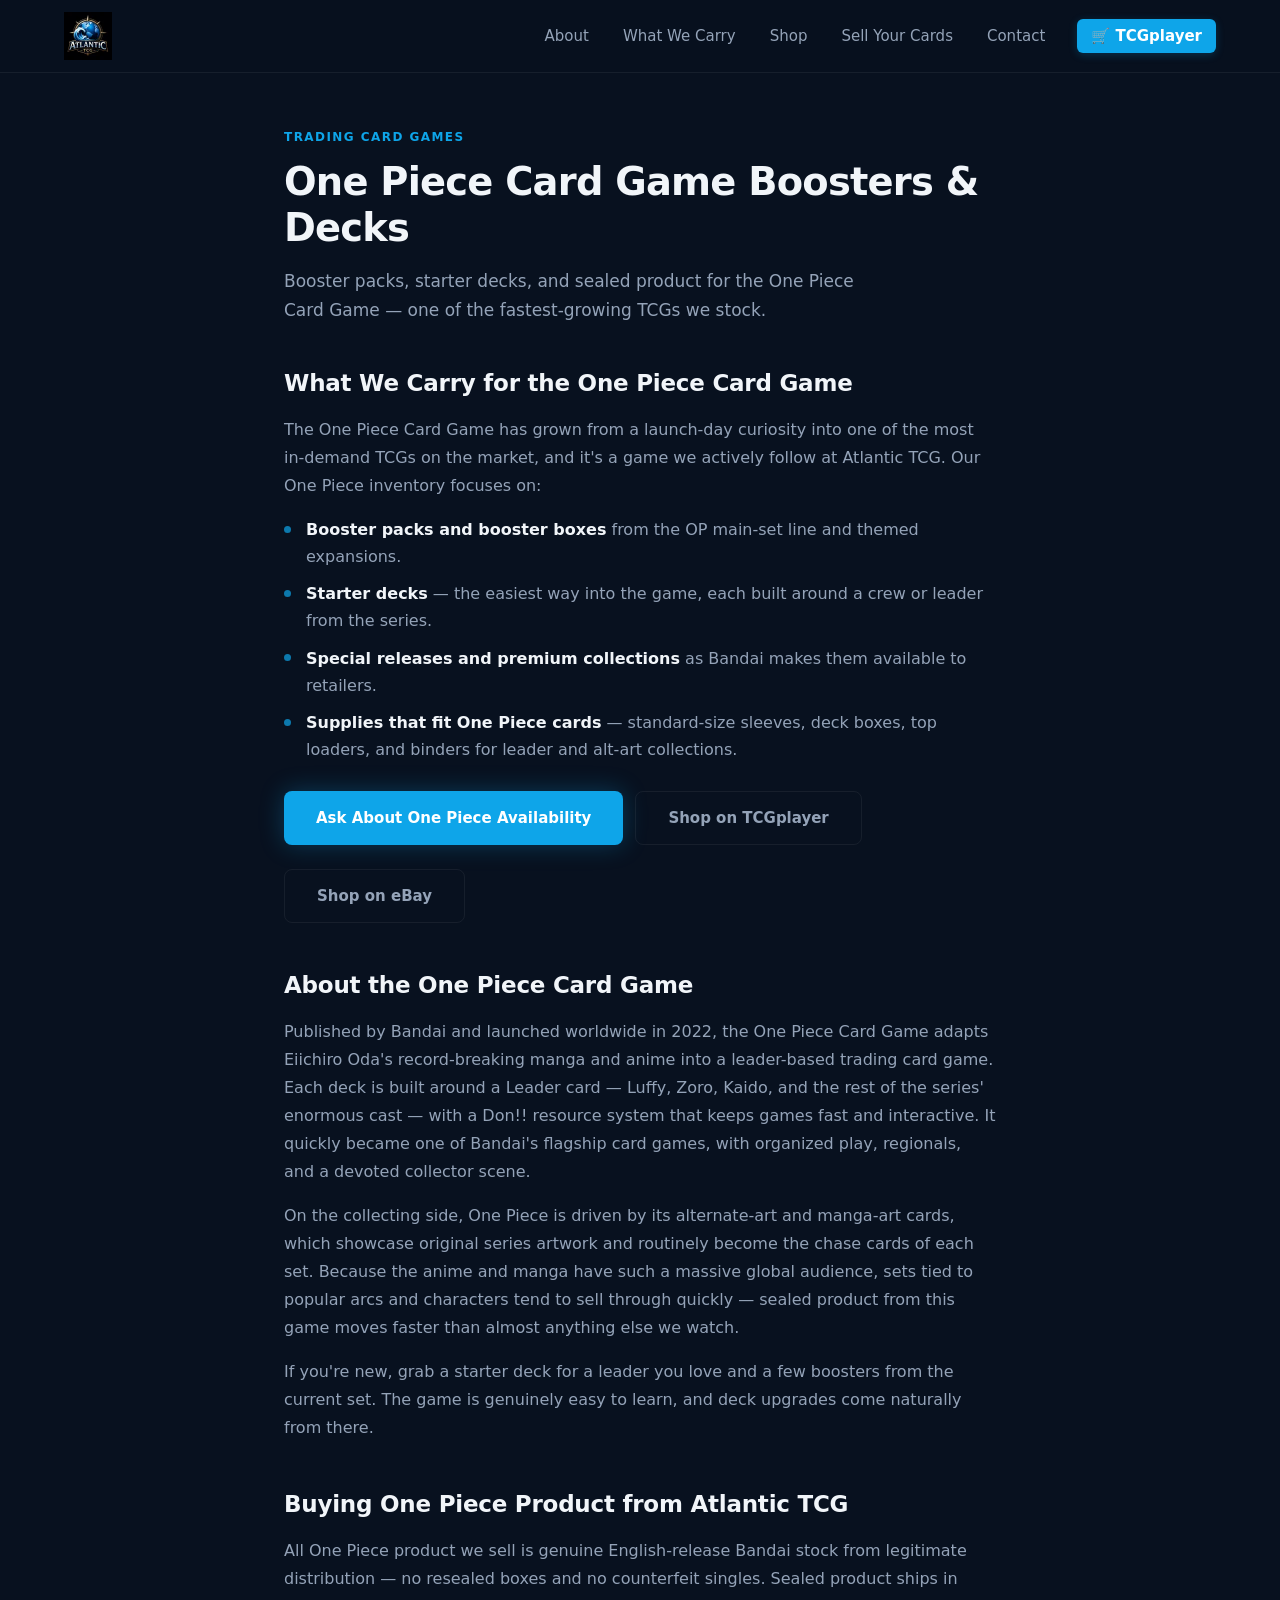
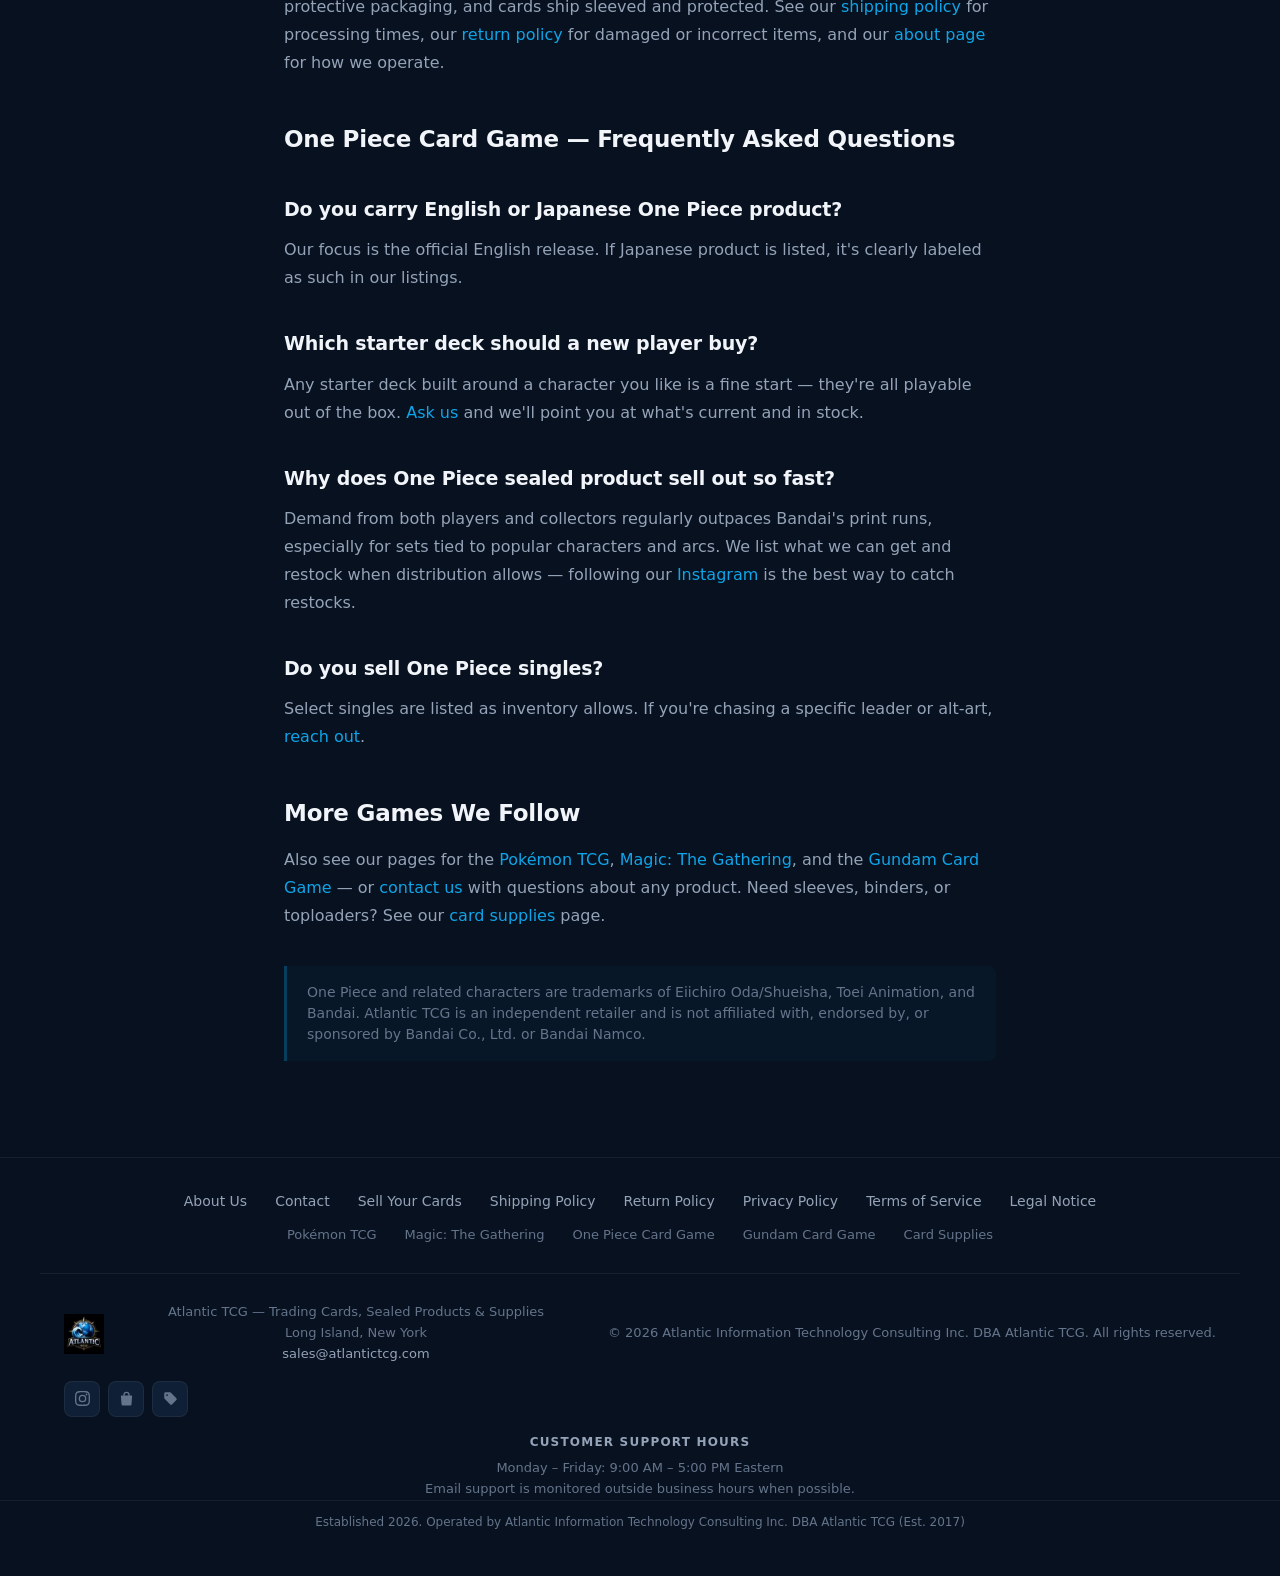
<file: one-piece-card-game.html>
<!DOCTYPE html>
<html lang="en">
<head>
  <meta charset="UTF-8">
  <meta name="viewport" content="width=device-width, initial-scale=1.0">
  <title>One Piece Card Game Boosters &amp; Decks | Atlantic TCG</title>
  <meta name="description" content="One Piece Card Game booster packs, starter decks, sealed product, and sleeves from Atlantic TCG — a Long Island, NY hobby shop for OP TCG players and collectors.">
  <meta name="robots" content="index, follow">
  <meta name="author" content="Atlantic TCG">

  <link rel="canonical" href="https://www.atlantictcg.com/one-piece-card-game.html">

  <!-- Open Graph -->
  <meta property="og:type" content="website">
  <meta property="og:site_name" content="Atlantic TCG">
  <meta property="og:title" content="One Piece Card Game Boosters &amp; Decks">
  <meta property="og:description" content="One Piece Card Game booster packs, starter decks, sealed product, and sleeves from Atlantic TCG — a Long Island, NY hobby shop for OP TCG players and collectors.">
  <meta property="og:url" content="https://www.atlantictcg.com/one-piece-card-game.html">
  <meta property="og:image" content="https://www.atlantictcg.com/social-card.jpg">
  <meta property="og:image:width" content="1200">
  <meta property="og:image:height" content="630">

  <!-- Twitter Card -->
  <meta name="twitter:card" content="summary_large_image">
  <meta name="twitter:title" content="One Piece Card Game Boosters &amp; Decks">
  <meta name="twitter:description" content="One Piece Card Game booster packs, starter decks, sealed product, and sleeves from Atlantic TCG — a Long Island, NY hobby shop for OP TCG players and collectors.">
  <meta name="twitter:image" content="https://www.atlantictcg.com/social-card.jpg">

  <!-- Icons -->
  <link rel="icon" type="image/png" sizes="32x32" href="/favicon-32.png">
  <link rel="apple-touch-icon" href="/apple-touch-icon.png">

  <link rel="stylesheet" href="/styles.css">

  <script type="application/ld+json">
  {
    "@context": "https://schema.org",
    "@graph": [
      {
        "@type": "BreadcrumbList",
        "itemListElement": [
          {
            "@type": "ListItem",
            "position": 1,
            "name": "Home",
            "item": "https://www.atlantictcg.com/"
          },
          {
            "@type": "ListItem",
            "position": 2,
            "name": "One Piece Card Game",
            "item": "https://www.atlantictcg.com/one-piece-card-game.html"
          }
        ]
      },
      {
        "@type": "FAQPage",
        "@id": "https://www.atlantictcg.com/one-piece-card-game.html#faq",
        "mainEntity": [
          {
            "@type": "Question",
            "name": "Do you carry English or Japanese One Piece product?",
            "acceptedAnswer": {
              "@type": "Answer",
              "text": "Our focus is the official English release. If Japanese product is listed, it's clearly labeled as such in our listings."
            }
          },
          {
            "@type": "Question",
            "name": "Which starter deck should a new player buy?",
            "acceptedAnswer": {
              "@type": "Answer",
              "text": "Any starter deck built around a character you like is a fine start — they're all playable out of the box. Ask us and we'll point you at what's current and in stock."
            }
          },
          {
            "@type": "Question",
            "name": "Why does One Piece sealed product sell out so fast?",
            "acceptedAnswer": {
              "@type": "Answer",
              "text": "Demand from both players and collectors regularly outpaces Bandai's print runs, especially for sets tied to popular characters and arcs. We list what we can get and restock when distribution allows — following our Instagram is the best way to catch restocks."
            }
          },
          {
            "@type": "Question",
            "name": "Do you sell One Piece singles?",
            "acceptedAnswer": {
              "@type": "Answer",
              "text": "Select singles are listed as inventory allows. If you're chasing a specific leader or alt-art, reach out."
            }
          }
        ]
      },
      {
        "@type": "CollectionPage",
        "@id": "https://www.atlantictcg.com/one-piece-card-game.html#page",
        "url": "https://www.atlantictcg.com/one-piece-card-game.html",
        "name": "One Piece Card Game at Atlantic TCG",
        "isPartOf": {
          "@id": "https://www.atlantictcg.com/#website"
        },
        "about": {
          "@id": "https://www.atlantictcg.com/#store"
        },
        "provider": {
          "@id": "https://www.atlantictcg.com/#store"
        },
        "significantLink": "https://www.tcgplayer.com/sellers/Atlantic-TCG/202f0f4d"
      }
    ]
  }
  </script>
  <!-- Google tag (gtag.js) -->
  <script async src="https://www.googletagmanager.com/gtag/js?id=G-S6RNSXP25F"></script>
  <script>
    window.dataLayer = window.dataLayer || [];
    function gtag(){dataLayer.push(arguments);}
    gtag('js', new Date());
    gtag('config', 'G-S6RNSXP25F');
  </script>
</head>
<body>

  <!-- ===================================================
       NAVIGATION
       =================================================== -->
  <nav class="nav scrolled" id="nav" role="navigation" aria-label="Main navigation">
    <div class="nav-inner">
      <a href="/" class="nav-logo">
        <img src="/logo-96.webp" alt="Atlantic TCG home" width="48" height="48" class="nav-logo-img">
      </a>

      <ul class="nav-links" role="list">
        <li><a href="/about.html">About</a></li>
        <li><a href="/#products">What We Carry</a></li>
        <li><a href="/#shop">Shop</a></li>
        <li><a href="/sell-your-cards.html">Sell Your Cards</a></li>
        <li><a href="/#contact">Contact</a></li>
        <li><a href="https://www.tcgplayer.com/sellers/Atlantic-TCG/202f0f4d" class="nav-shop" target="_blank" rel="noopener">🛒 TCGplayer</a></li>
      </ul>

      <button class="nav-toggle" id="navToggle" aria-label="Toggle navigation menu" aria-expanded="false" aria-controls="navMobile">
        <span></span>
        <span></span>
        <span></span>
      </button>
    </div>

    <div class="nav-mobile" id="navMobile" role="menu">
      <a href="/about.html" role="menuitem">About</a>
      <a href="/#products" role="menuitem">What We Carry</a>
      <a href="/#shop" role="menuitem">Shop</a>
      <a href="/sell-your-cards.html" role="menuitem">Sell Your Cards</a>
      <a href="/#contact" role="menuitem">Contact</a>
      <a href="https://www.tcgplayer.com/sellers/Atlantic-TCG/202f0f4d" class="nav-mobile-shop" role="menuitem" target="_blank" rel="noopener">🛒 Shop on TCGplayer</a>
    </div>
  </nav>


  <!-- ===================================================
       ONE PIECE CARD GAME CONTENT
       =================================================== -->
  <main class="legal">
    <div class="container">

      <header class="legal-header">
        <span class="section-label">Trading Card Games</span>
        <h1 class="section-title">One Piece Card Game Boosters &amp; Decks</h1>
        <p class="section-desc">
          Booster packs, starter decks, and sealed product for the One Piece Card Game — one of the fastest-growing TCGs we stock.
        </p>
      </header>

      <div class="legal-body">
        <h2>What We Carry for the One Piece Card Game</h2>
        <p>
          The One Piece Card Game has grown from a launch-day curiosity into one of the most in-demand TCGs on the market, and it's a game we actively follow at Atlantic TCG. Our One Piece inventory focuses on:
        </p>
        <ul>
          <li><strong>Booster packs and booster boxes</strong> from the OP main-set line and themed expansions.</li>
          <li><strong>Starter decks</strong> — the easiest way into the game, each built around a crew or leader from the series.</li>
          <li><strong>Special releases and premium collections</strong> as Bandai makes them available to retailers.</li>
          <li><strong>Supplies that fit One Piece cards</strong> — standard-size sleeves, deck boxes, top loaders, and binders for leader and alt-art collections.</li>
        </ul>
        <div class="cta-row">
          <a href="mailto:sales@atlantictcg.com?subject=One%20Piece%20availability" class="btn btn-primary">Ask About One Piece Availability</a>
          <a href="https://www.tcgplayer.com/sellers/Atlantic-TCG/202f0f4d" class="btn btn-outline" target="_blank" rel="noopener">Shop on TCGplayer</a>
          <a href="https://www.ebay.com/sch/i.html?_ssn=atlantic_tcg" class="btn btn-outline" target="_blank" rel="noopener">Shop on eBay</a>
        </div>

        <h2>About the One Piece Card Game</h2>
        <p>
          Published by Bandai and launched worldwide in 2022, the One Piece Card Game adapts Eiichiro Oda's record-breaking manga and anime into a leader-based trading card game. Each deck is built around a Leader card — Luffy, Zoro, Kaido, and the rest of the series' enormous cast — with a Don!! resource system that keeps games fast and interactive. It quickly became one of Bandai's flagship card games, with organized play, regionals, and a devoted collector scene.
        </p>
        <p>
          On the collecting side, One Piece is driven by its alternate-art and manga-art cards, which showcase original series artwork and routinely become the chase cards of each set. Because the anime and manga have such a massive global audience, sets tied to popular arcs and characters tend to sell through quickly — sealed product from this game moves faster than almost anything else we watch.
        </p>
        <p>
          If you're new, grab a starter deck for a leader you love and a few boosters from the current set. The game is genuinely easy to learn, and deck upgrades come naturally from there.
        </p>

        <h2>Buying One Piece Product from Atlantic TCG</h2>
        <p>
          All One Piece product we sell is genuine English-release Bandai stock from legitimate distribution — no resealed boxes and no counterfeit singles. Sealed product ships in protective packaging, and cards ship sleeved and protected. See our <a href="/shipping.html">shipping policy</a> for processing times, our <a href="/returns.html">return policy</a> for damaged or incorrect items, and our <a href="/about.html">about page</a> for how we operate.
        </p>

        <h2>One Piece Card Game — Frequently Asked Questions</h2>
        <h3>Do you carry English or Japanese One Piece product?</h3>
        <p>
          Our focus is the official English release. If Japanese product is listed, it's clearly labeled as such in our listings.
        </p>
        <h3>Which starter deck should a new player buy?</h3>
        <p>
          Any starter deck built around a character you like is a fine start — they're all playable out of the box. <a href="/#contact">Ask us</a> and we'll point you at what's current and in stock.
        </p>
        <h3>Why does One Piece sealed product sell out so fast?</h3>
        <p>
          Demand from both players and collectors regularly outpaces Bandai's print runs, especially for sets tied to popular characters and arcs. We list what we can get and restock when distribution allows — following our <a href="https://www.instagram.com/atlantic.tcg" target="_blank" rel="noopener noreferrer">Instagram</a> is the best way to catch restocks.
        </p>
        <h3>Do you sell One Piece singles?</h3>
        <p>
          Select singles are listed as inventory allows. If you're chasing a specific leader or alt-art, <a href="/#contact">reach out</a>.
        </p>

        <h2>More Games We Follow</h2>
        <p>
          Also see our pages for the <a href="/pokemon.html">Pok&eacute;mon TCG</a>, <a href="/magic-the-gathering.html">Magic: The Gathering</a>, and the <a href="/gundam-card-game.html">Gundam Card Game</a> — or <a href="/#contact">contact us</a> with questions about any product. Need sleeves, binders, or toploaders? See our <a href="/card-supplies.html">card supplies</a> page.
        </p>

        <div class="legal-note">
          One Piece and related characters are trademarks of Eiichiro Oda/Shueisha, Toei Animation, and Bandai. Atlantic TCG is an independent retailer and is not affiliated with, endorsed by, or sponsored by Bandai Co., Ltd. or Bandai Namco.
        </div>
      </div>

    </div>
  </main>


  <!-- ===================================================
       FOOTER
       =================================================== -->
  <footer class="footer">
    <nav class="footer-nav" aria-label="Footer navigation">
      <a href="/about.html">About Us</a>
      <a href="/#contact">Contact</a>
      <a href="/sell-your-cards.html">Sell Your Cards</a>
      <a href="/shipping.html">Shipping Policy</a>
      <a href="/returns.html">Return Policy</a>
      <a href="/privacy.html">Privacy Policy</a>
      <a href="/terms.html">Terms of Service</a>
      <a href="/legal.html">Legal Notice</a>
    </nav>

    <nav class="footer-nav footer-nav--games" aria-label="Trading card games and supplies">
      <a href="/pokemon.html">Pok&eacute;mon TCG</a>
      <a href="/magic-the-gathering.html">Magic: The Gathering</a>
      <a href="/one-piece-card-game.html">One Piece Card Game</a>
      <a href="/gundam-card-game.html">Gundam Card Game</a>
      <a href="/card-supplies.html">Card Supplies</a>
    </nav>

    <div class="footer-inner">

      <a href="/" class="footer-logo">
        <img src="/logo-96.webp" alt="Atlantic TCG home" width="40" height="40" class="footer-logo-img">
      </a>

      <p class="footer-tagline">
        Atlantic TCG &mdash; Trading Cards, Sealed Products &amp; Supplies<br>
        Long Island, New York<br>
        <a href="mailto:sales@atlantictcg.com">sales@atlantictcg.com</a>
      </p>

      <p class="footer-copy">
        &copy; 2026 Atlantic Information Technology Consulting Inc. DBA Atlantic TCG. All rights reserved.
      </p>

      <div class="footer-socials" aria-label="Social media links">
        <!-- Instagram -->
        <a href="https://www.instagram.com/atlantic.tcg" class="social-link" aria-label="Instagram" title="Instagram" target="_blank" rel="noopener noreferrer">
          <svg viewBox="0 0 24 24" xmlns="http://www.w3.org/2000/svg" aria-hidden="true">
            <path d="M12 2.163c3.204 0 3.584.012 4.85.07 3.252.148 4.771 1.691 4.919 4.919.058 1.265.069 1.645.069 4.849 0 3.205-.012 3.584-.069 4.849-.149 3.225-1.664 4.771-4.919 4.919-1.266.058-1.644.07-4.85.07-3.204 0-3.584-.012-4.849-.07-3.26-.149-4.771-1.699-4.919-4.92-.058-1.265-.07-1.644-.07-4.849 0-3.204.013-3.583.07-4.849.149-3.227 1.664-4.771 4.919-4.919 1.266-.057 1.645-.069 4.849-.069zM12 0C8.741 0 8.333.014 7.053.072 2.695.272.273 2.69.073 7.052.014 8.333 0 8.741 0 12c0 3.259.014 3.668.072 4.948.2 4.358 2.618 6.78 6.98 6.98C8.333 23.986 8.741 24 12 24c3.259 0 3.668-.014 4.948-.072 4.354-.2 6.782-2.618 6.979-6.98.059-1.28.073-1.689.073-4.948 0-3.259-.014-3.667-.072-4.947-.196-4.354-2.617-6.78-6.979-6.98C15.668.014 15.259 0 12 0zm0 5.838a6.162 6.162 0 100 12.324 6.162 6.162 0 000-12.324zM12 16a4 4 0 110-8 4 4 0 010 8zm6.406-11.845a1.44 1.44 0 100 2.881 1.44 1.44 0 000-2.881z"/>
          </svg>
        </a>
        <!-- TCGplayer -->
        <a href="https://www.tcgplayer.com/sellers/Atlantic-TCG/202f0f4d" class="social-link" aria-label="TCGplayer store" title="TCGplayer store" target="_blank" rel="noopener noreferrer">
          <svg viewBox="0 0 24 24" xmlns="http://www.w3.org/2000/svg" aria-hidden="true">
            <path d="M7 7V6a5 5 0 0110 0v1h3a1 1 0 011 1l-1 13a2 2 0 01-2 2H6a2 2 0 01-2-2L3 8a1 1 0 011-1h3zm2 0h6V6a3 3 0 00-6 0v1z"/>
          </svg>
        </a>
        <!-- eBay -->
        <a href="https://www.ebay.com/sch/i.html?_ssn=atlantic_tcg" class="social-link" aria-label="eBay store" title="eBay store" target="_blank" rel="noopener noreferrer">
          <svg viewBox="0 0 24 24" xmlns="http://www.w3.org/2000/svg" aria-hidden="true">
            <path d="M21.41 11.58l-9-9A2 2 0 0011 2H4a2 2 0 00-2 2v7a2 2 0 00.59 1.42l9 9a2 2 0 002.82 0l7-7a2 2 0 000-2.84zM6.5 8A1.5 1.5 0 118 6.5 1.5 1.5 0 016.5 8z"/>
          </svg>
        </a>
      </div>

    </div>

    <div class="footer-hours">
      <strong>Customer Support Hours</strong>
      Monday – Friday: 9:00 AM – 5:00 PM Eastern<br>
      Email support is monitored outside business hours when possible.
    </div>

    <div class="footer-sub">
      Established 2026. Operated by Atlantic Information Technology Consulting Inc. DBA Atlantic TCG (Est. 2017)
    </div>
  </footer>


  <script>
    const nav = document.getElementById('nav');
    const toggle = document.getElementById('navToggle');

    toggle.addEventListener('click', () => {
      const open = nav.classList.toggle('nav-open');
      toggle.setAttribute('aria-expanded', open);
    });

    document.querySelectorAll('#navMobile a').forEach(link => {
      link.addEventListener('click', () => {
        nav.classList.remove('nav-open');
        toggle.setAttribute('aria-expanded', 'false');
      });
    });
  </script>

</body>
</html>
</file>
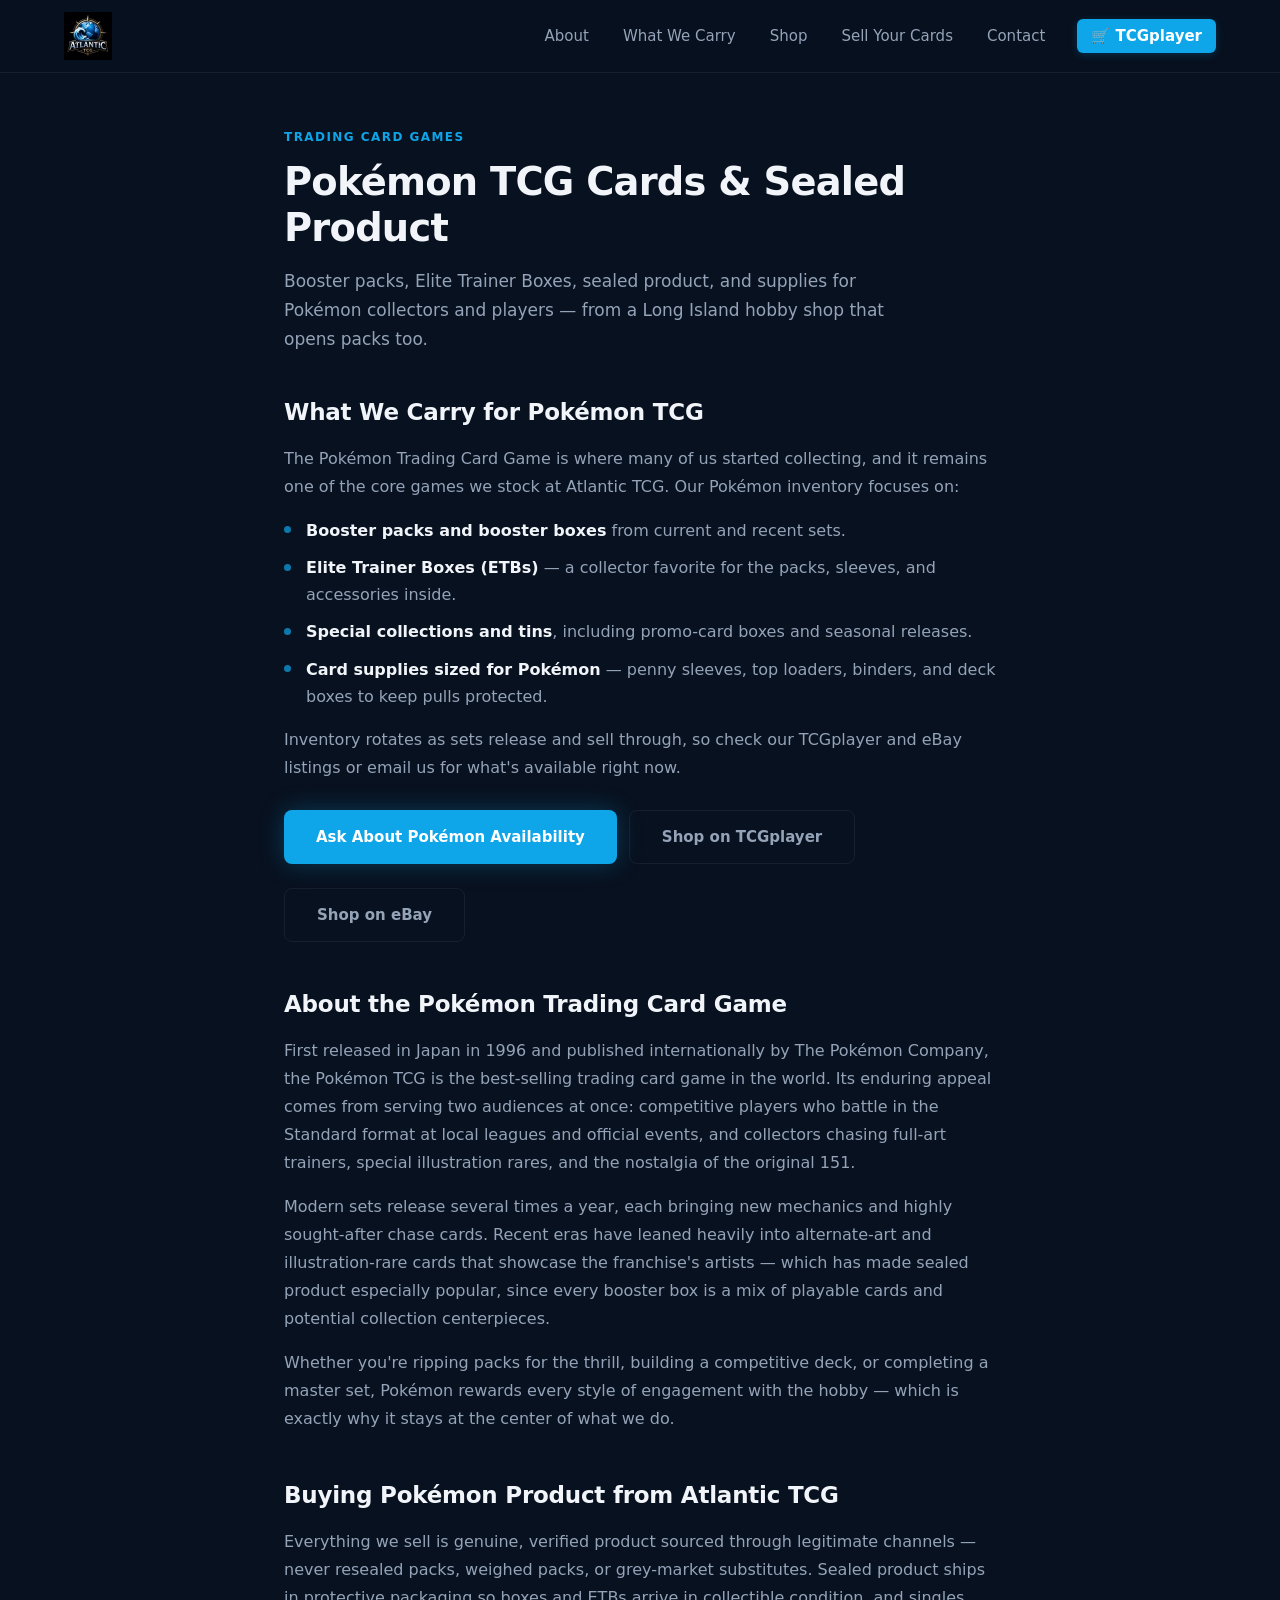
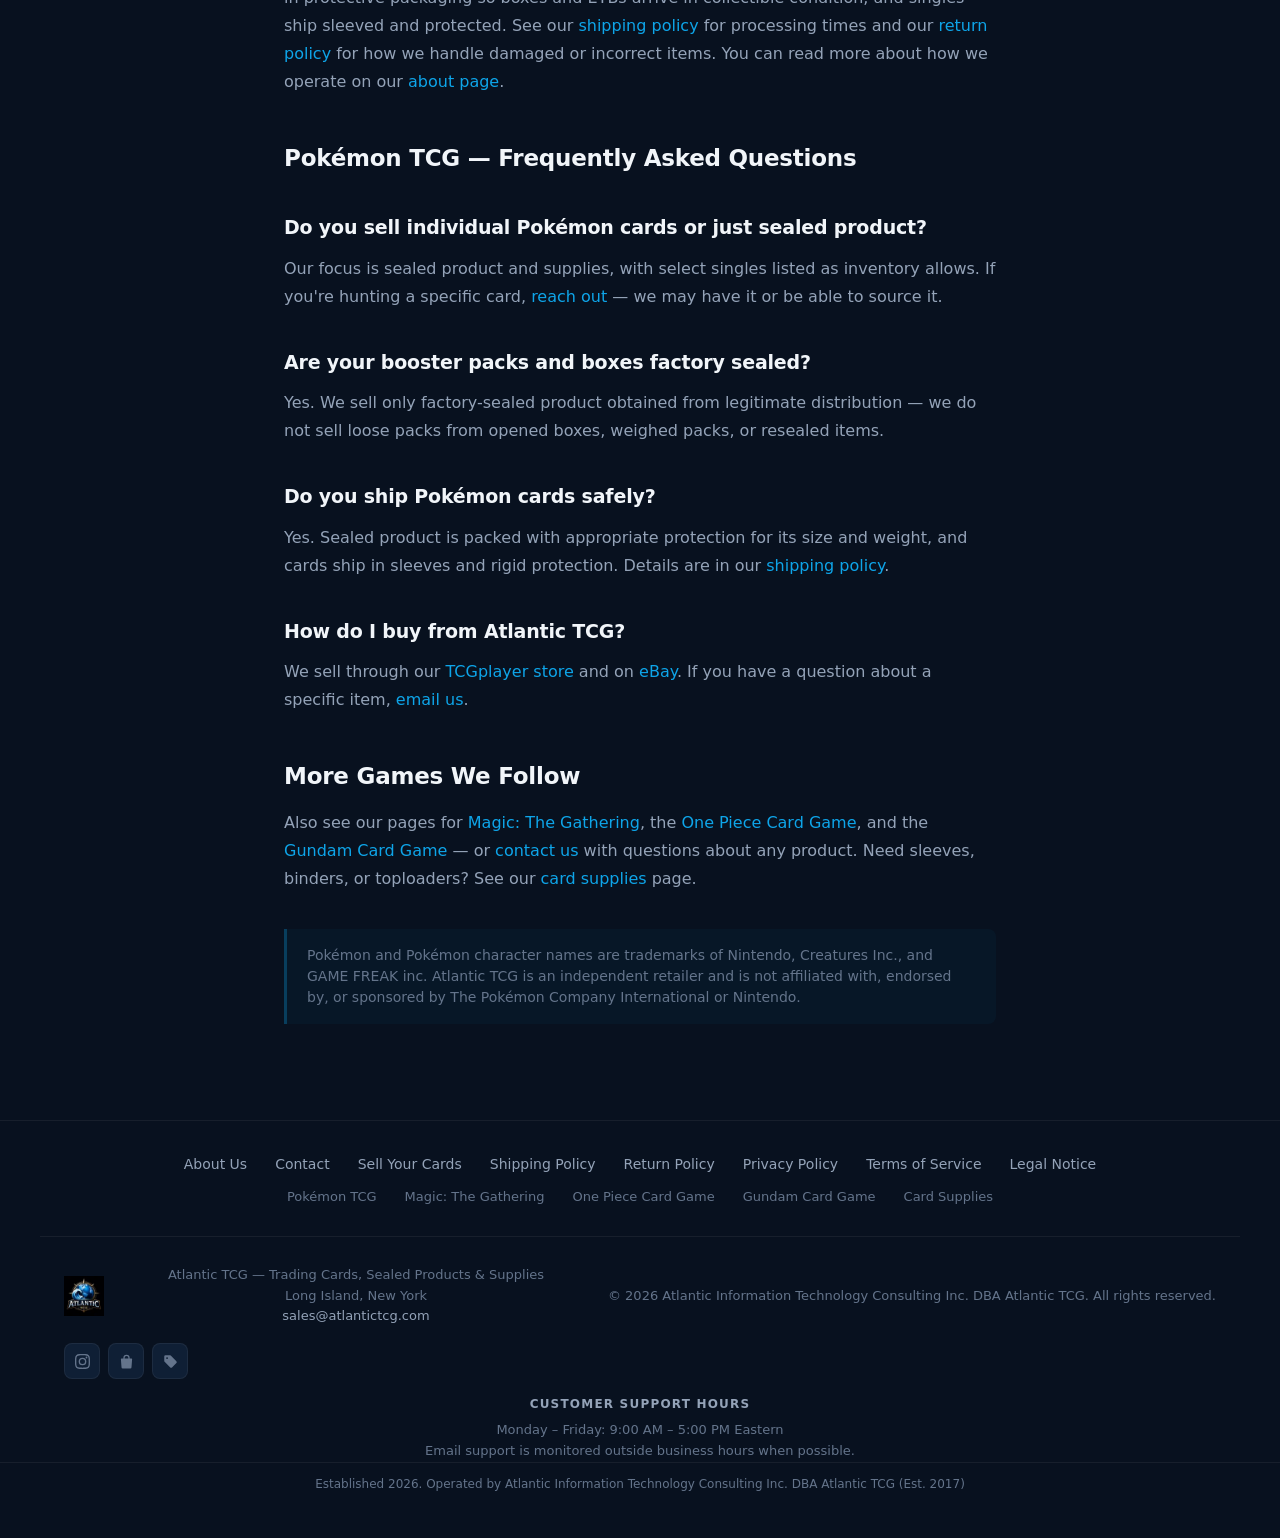
<file: pokemon.html>
<!DOCTYPE html>
<html lang="en">
<head>
  <meta charset="UTF-8">
  <meta name="viewport" content="width=device-width, initial-scale=1.0">
  <title>Pokémon TCG Cards, Sealed Product &amp; Supplies | Atlantic TCG</title>
  <meta name="description" content="Pokémon TCG booster packs, Elite Trainer Boxes, sealed product, and card supplies from Atlantic TCG — a Long Island, NY retailer selling through marketplace listings and direct inquiries.">
  <meta name="robots" content="index, follow">
  <meta name="author" content="Atlantic TCG">

  <link rel="canonical" href="https://www.atlantictcg.com/pokemon.html">

  <!-- Open Graph -->
  <meta property="og:type" content="website">
  <meta property="og:site_name" content="Atlantic TCG">
  <meta property="og:title" content="Pokémon TCG Cards, Sealed Product &amp; Supplies">
  <meta property="og:description" content="Pokémon TCG booster packs, Elite Trainer Boxes, sealed product, and card supplies from Atlantic TCG — a Long Island, NY retailer selling through marketplace listings and direct inquiries.">
  <meta property="og:url" content="https://www.atlantictcg.com/pokemon.html">
  <meta property="og:image" content="https://www.atlantictcg.com/social-card.jpg">
  <meta property="og:image:width" content="1200">
  <meta property="og:image:height" content="630">

  <!-- Twitter Card -->
  <meta name="twitter:card" content="summary_large_image">
  <meta name="twitter:title" content="Pokémon TCG Cards, Sealed Product &amp; Supplies">
  <meta name="twitter:description" content="Pokémon TCG booster packs, Elite Trainer Boxes, sealed product, and card supplies from Atlantic TCG — a Long Island, NY retailer selling through marketplace listings and direct inquiries.">
  <meta name="twitter:image" content="https://www.atlantictcg.com/social-card.jpg">

  <!-- Icons -->
  <link rel="icon" type="image/png" sizes="32x32" href="/favicon-32.png">
  <link rel="apple-touch-icon" href="/apple-touch-icon.png">

  <link rel="stylesheet" href="/styles.css">

  <script type="application/ld+json">
  {
    "@context": "https://schema.org",
    "@graph": [
      {
        "@type": "BreadcrumbList",
        "itemListElement": [
          {
            "@type": "ListItem",
            "position": 1,
            "name": "Home",
            "item": "https://www.atlantictcg.com/"
          },
          {
            "@type": "ListItem",
            "position": 2,
            "name": "Pokémon TCG",
            "item": "https://www.atlantictcg.com/pokemon.html"
          }
        ]
      },
      {
        "@type": "FAQPage",
        "@id": "https://www.atlantictcg.com/pokemon.html#faq",
        "mainEntity": [
          {
            "@type": "Question",
            "name": "Do you sell individual Pokémon cards or just sealed product?",
            "acceptedAnswer": {
              "@type": "Answer",
              "text": "Our focus is sealed product and supplies, with select singles listed as inventory allows. If you're hunting a specific card, reach out — we may have it or be able to source it."
            }
          },
          {
            "@type": "Question",
            "name": "Are your booster packs and boxes factory sealed?",
            "acceptedAnswer": {
              "@type": "Answer",
              "text": "Yes. We sell only factory-sealed product obtained from legitimate distribution — we do not sell loose packs from opened boxes, weighed packs, or resealed items."
            }
          },
          {
            "@type": "Question",
            "name": "Do you ship Pokémon cards safely?",
            "acceptedAnswer": {
              "@type": "Answer",
              "text": "Yes. Sealed product is packed with appropriate protection for its size and weight, and cards ship in sleeves and rigid protection. Details are in our shipping policy."
            }
          },
          {
            "@type": "Question",
            "name": "How do I buy from Atlantic TCG?",
            "acceptedAnswer": {
              "@type": "Answer",
              "text": "Atlantic TCG sells through TCGplayer and eBay. If you have a question about a specific item, email us at sales@atlantictcg.com."
            }
          }
        ]
      },
      {
        "@type": "CollectionPage",
        "@id": "https://www.atlantictcg.com/pokemon.html#page",
        "url": "https://www.atlantictcg.com/pokemon.html",
        "name": "Pokémon TCG at Atlantic TCG",
        "isPartOf": {
          "@id": "https://www.atlantictcg.com/#website"
        },
        "about": {
          "@id": "https://www.atlantictcg.com/#store"
        },
        "provider": {
          "@id": "https://www.atlantictcg.com/#store"
        },
        "significantLink": "https://www.tcgplayer.com/sellers/Atlantic-TCG/202f0f4d"
      }
    ]
  }
  </script>
  <!-- Google tag (gtag.js) -->
  <script async src="https://www.googletagmanager.com/gtag/js?id=G-S6RNSXP25F"></script>
  <script>
    window.dataLayer = window.dataLayer || [];
    function gtag(){dataLayer.push(arguments);}
    gtag('js', new Date());
    gtag('config', 'G-S6RNSXP25F');
  </script>
</head>
<body>

  <!-- ===================================================
       NAVIGATION
       =================================================== -->
  <nav class="nav scrolled" id="nav" role="navigation" aria-label="Main navigation">
    <div class="nav-inner">
      <a href="/" class="nav-logo">
        <img src="/logo-96.webp" alt="Atlantic TCG home" width="48" height="48" class="nav-logo-img">
      </a>

      <ul class="nav-links" role="list">
        <li><a href="/about.html">About</a></li>
        <li><a href="/#products">What We Carry</a></li>
        <li><a href="/#shop">Shop</a></li>
        <li><a href="/sell-your-cards.html">Sell Your Cards</a></li>
        <li><a href="/#contact">Contact</a></li>
        <li><a href="https://www.tcgplayer.com/sellers/Atlantic-TCG/202f0f4d" class="nav-shop" target="_blank" rel="noopener">🛒 TCGplayer</a></li>
      </ul>

      <button class="nav-toggle" id="navToggle" aria-label="Toggle navigation menu" aria-expanded="false" aria-controls="navMobile">
        <span></span>
        <span></span>
        <span></span>
      </button>
    </div>

    <div class="nav-mobile" id="navMobile" role="menu">
      <a href="/about.html" role="menuitem">About</a>
      <a href="/#products" role="menuitem">What We Carry</a>
      <a href="/#shop" role="menuitem">Shop</a>
      <a href="/sell-your-cards.html" role="menuitem">Sell Your Cards</a>
      <a href="/#contact" role="menuitem">Contact</a>
      <a href="https://www.tcgplayer.com/sellers/Atlantic-TCG/202f0f4d" class="nav-mobile-shop" role="menuitem" target="_blank" rel="noopener">🛒 Shop on TCGplayer</a>
    </div>
  </nav>


  <!-- ===================================================
       POKEMON TCG CONTENT
       =================================================== -->
  <main class="legal">
    <div class="container">

      <header class="legal-header">
        <span class="section-label">Trading Card Games</span>
        <h1 class="section-title">Pok&eacute;mon TCG Cards &amp; Sealed Product</h1>
        <p class="section-desc">
          Booster packs, Elite Trainer Boxes, sealed product, and supplies for Pok&eacute;mon collectors and players — from a Long Island hobby shop that opens packs too.
        </p>
      </header>

      <div class="legal-body">
        <h2>What We Carry for Pok&eacute;mon TCG</h2>
        <p>
          The Pok&eacute;mon Trading Card Game is where many of us started collecting, and it remains one of the core games we stock at Atlantic TCG. Our Pok&eacute;mon inventory focuses on:
        </p>
        <ul>
          <li><strong>Booster packs and booster boxes</strong> from current and recent sets.</li>
          <li><strong>Elite Trainer Boxes (ETBs)</strong> — a collector favorite for the packs, sleeves, and accessories inside.</li>
          <li><strong>Special collections and tins</strong>, including promo-card boxes and seasonal releases.</li>
          <li><strong>Card supplies sized for Pok&eacute;mon</strong> — penny sleeves, top loaders, binders, and deck boxes to keep pulls protected.</li>
        </ul>
        <p>
          Inventory rotates as sets release and sell through, so check our TCGplayer and eBay listings or email us for what's available right now.
        </p>
        <div class="cta-row">
          <a href="mailto:sales@atlantictcg.com?subject=Pok%C3%A9mon%20availability" class="btn btn-primary">Ask About Pok&eacute;mon Availability</a>
          <a href="https://www.tcgplayer.com/sellers/Atlantic-TCG/202f0f4d" class="btn btn-outline" target="_blank" rel="noopener">Shop on TCGplayer</a>
          <a href="https://www.ebay.com/sch/i.html?_ssn=atlantic_tcg" class="btn btn-outline" target="_blank" rel="noopener">Shop on eBay</a>
        </div>

        <h2>About the Pok&eacute;mon Trading Card Game</h2>
        <p>
          First released in Japan in 1996 and published internationally by The Pok&eacute;mon Company, the Pok&eacute;mon TCG is the best-selling trading card game in the world. Its enduring appeal comes from serving two audiences at once: competitive players who battle in the Standard format at local leagues and official events, and collectors chasing full-art trainers, special illustration rares, and the nostalgia of the original 151.
        </p>
        <p>
          Modern sets release several times a year, each bringing new mechanics and highly sought-after chase cards. Recent eras have leaned heavily into alternate-art and illustration-rare cards that showcase the franchise's artists — which has made sealed product especially popular, since every booster box is a mix of playable cards and potential collection centerpieces.
        </p>
        <p>
          Whether you're ripping packs for the thrill, building a competitive deck, or completing a master set, Pok&eacute;mon rewards every style of engagement with the hobby — which is exactly why it stays at the center of what we do.
        </p>

        <h2>Buying Pok&eacute;mon Product from Atlantic TCG</h2>
        <p>
          Everything we sell is genuine, verified product sourced through legitimate channels — never resealed packs, weighed packs, or grey-market substitutes. Sealed product ships in protective packaging so boxes and ETBs arrive in collectible condition, and singles ship sleeved and protected. See our <a href="/shipping.html">shipping policy</a> for processing times and our <a href="/returns.html">return policy</a> for how we handle damaged or incorrect items. You can read more about how we operate on our <a href="/about.html">about page</a>.
        </p>

        <h2>Pok&eacute;mon TCG — Frequently Asked Questions</h2>
        <h3>Do you sell individual Pok&eacute;mon cards or just sealed product?</h3>
        <p>
          Our focus is sealed product and supplies, with select singles listed as inventory allows. If you're hunting a specific card, <a href="/#contact">reach out</a> — we may have it or be able to source it.
        </p>
        <h3>Are your booster packs and boxes factory sealed?</h3>
        <p>
          Yes. We sell only factory-sealed product obtained from legitimate distribution — we do not sell loose packs from opened boxes, weighed packs, or resealed items.
        </p>
        <h3>Do you ship Pok&eacute;mon cards safely?</h3>
        <p>
          Yes. Sealed product is packed with appropriate protection for its size and weight, and cards ship in sleeves and rigid protection. Details are in our <a href="/shipping.html">shipping policy</a>.
        </p>
        <h3>How do I buy from Atlantic TCG?</h3>
        <p>
          We sell through our <a href="https://www.tcgplayer.com/sellers/Atlantic-TCG/202f0f4d" target="_blank" rel="noopener">TCGplayer store</a> and on <a href="https://www.ebay.com/sch/i.html?_ssn=atlantic_tcg" target="_blank" rel="noopener">eBay</a>. If you have a question about a specific item, <a href="/#contact">email us</a>.
        </p>

        <h2>More Games We Follow</h2>
        <p>
          Also see our pages for <a href="/magic-the-gathering.html">Magic: The Gathering</a>, the <a href="/one-piece-card-game.html">One Piece Card Game</a>, and the <a href="/gundam-card-game.html">Gundam Card Game</a> — or <a href="/#contact">contact us</a> with questions about any product. Need sleeves, binders, or toploaders? See our <a href="/card-supplies.html">card supplies</a> page.
        </p>

        <div class="legal-note">
          Pok&eacute;mon and Pok&eacute;mon character names are trademarks of Nintendo, Creatures Inc., and GAME FREAK inc. Atlantic TCG is an independent retailer and is not affiliated with, endorsed by, or sponsored by The Pok&eacute;mon Company International or Nintendo.
        </div>
      </div>

    </div>
  </main>


  <!-- ===================================================
       FOOTER
       =================================================== -->
  <footer class="footer">
    <nav class="footer-nav" aria-label="Footer navigation">
      <a href="/about.html">About Us</a>
      <a href="/#contact">Contact</a>
      <a href="/sell-your-cards.html">Sell Your Cards</a>
      <a href="/shipping.html">Shipping Policy</a>
      <a href="/returns.html">Return Policy</a>
      <a href="/privacy.html">Privacy Policy</a>
      <a href="/terms.html">Terms of Service</a>
      <a href="/legal.html">Legal Notice</a>
    </nav>

    <nav class="footer-nav footer-nav--games" aria-label="Trading card games and supplies">
      <a href="/pokemon.html">Pok&eacute;mon TCG</a>
      <a href="/magic-the-gathering.html">Magic: The Gathering</a>
      <a href="/one-piece-card-game.html">One Piece Card Game</a>
      <a href="/gundam-card-game.html">Gundam Card Game</a>
      <a href="/card-supplies.html">Card Supplies</a>
    </nav>

    <div class="footer-inner">

      <a href="/" class="footer-logo">
        <img src="/logo-96.webp" alt="Atlantic TCG home" width="40" height="40" class="footer-logo-img">
      </a>

      <p class="footer-tagline">
        Atlantic TCG &mdash; Trading Cards, Sealed Products &amp; Supplies<br>
        Long Island, New York<br>
        <a href="mailto:sales@atlantictcg.com">sales@atlantictcg.com</a>
      </p>

      <p class="footer-copy">
        &copy; 2026 Atlantic Information Technology Consulting Inc. DBA Atlantic TCG. All rights reserved.
      </p>

      <div class="footer-socials" aria-label="Social media links">
        <!-- Instagram -->
        <a href="https://www.instagram.com/atlantic.tcg" class="social-link" aria-label="Instagram" title="Instagram" target="_blank" rel="noopener noreferrer">
          <svg viewBox="0 0 24 24" xmlns="http://www.w3.org/2000/svg" aria-hidden="true">
            <path d="M12 2.163c3.204 0 3.584.012 4.85.07 3.252.148 4.771 1.691 4.919 4.919.058 1.265.069 1.645.069 4.849 0 3.205-.012 3.584-.069 4.849-.149 3.225-1.664 4.771-4.919 4.919-1.266.058-1.644.07-4.85.07-3.204 0-3.584-.012-4.849-.07-3.26-.149-4.771-1.699-4.919-4.92-.058-1.265-.07-1.644-.07-4.849 0-3.204.013-3.583.07-4.849.149-3.227 1.664-4.771 4.919-4.919 1.266-.057 1.645-.069 4.849-.069zM12 0C8.741 0 8.333.014 7.053.072 2.695.272.273 2.69.073 7.052.014 8.333 0 8.741 0 12c0 3.259.014 3.668.072 4.948.2 4.358 2.618 6.78 6.98 6.98C8.333 23.986 8.741 24 12 24c3.259 0 3.668-.014 4.948-.072 4.354-.2 6.782-2.618 6.979-6.98.059-1.28.073-1.689.073-4.948 0-3.259-.014-3.667-.072-4.947-.196-4.354-2.617-6.78-6.979-6.98C15.668.014 15.259 0 12 0zm0 5.838a6.162 6.162 0 100 12.324 6.162 6.162 0 000-12.324zM12 16a4 4 0 110-8 4 4 0 010 8zm6.406-11.845a1.44 1.44 0 100 2.881 1.44 1.44 0 000-2.881z"/>
          </svg>
        </a>
        <!-- TCGplayer -->
        <a href="https://www.tcgplayer.com/sellers/Atlantic-TCG/202f0f4d" class="social-link" aria-label="TCGplayer store" title="TCGplayer store" target="_blank" rel="noopener noreferrer">
          <svg viewBox="0 0 24 24" xmlns="http://www.w3.org/2000/svg" aria-hidden="true">
            <path d="M7 7V6a5 5 0 0110 0v1h3a1 1 0 011 1l-1 13a2 2 0 01-2 2H6a2 2 0 01-2-2L3 8a1 1 0 011-1h3zm2 0h6V6a3 3 0 00-6 0v1z"/>
          </svg>
        </a>
        <!-- eBay -->
        <a href="https://www.ebay.com/sch/i.html?_ssn=atlantic_tcg" class="social-link" aria-label="eBay store" title="eBay store" target="_blank" rel="noopener noreferrer">
          <svg viewBox="0 0 24 24" xmlns="http://www.w3.org/2000/svg" aria-hidden="true">
            <path d="M21.41 11.58l-9-9A2 2 0 0011 2H4a2 2 0 00-2 2v7a2 2 0 00.59 1.42l9 9a2 2 0 002.82 0l7-7a2 2 0 000-2.84zM6.5 8A1.5 1.5 0 118 6.5 1.5 1.5 0 016.5 8z"/>
          </svg>
        </a>
      </div>

    </div>

    <div class="footer-hours">
      <strong>Customer Support Hours</strong>
      Monday – Friday: 9:00 AM – 5:00 PM Eastern<br>
      Email support is monitored outside business hours when possible.
    </div>

    <div class="footer-sub">
      Established 2026. Operated by Atlantic Information Technology Consulting Inc. DBA Atlantic TCG (Est. 2017)
    </div>
  </footer>


  <script>
    const nav = document.getElementById('nav');
    const toggle = document.getElementById('navToggle');

    toggle.addEventListener('click', () => {
      const open = nav.classList.toggle('nav-open');
      toggle.setAttribute('aria-expanded', open);
    });

    document.querySelectorAll('#navMobile a').forEach(link => {
      link.addEventListener('click', () => {
        nav.classList.remove('nav-open');
        toggle.setAttribute('aria-expanded', 'false');
      });
    });
  </script>

</body>
</html>
</file>
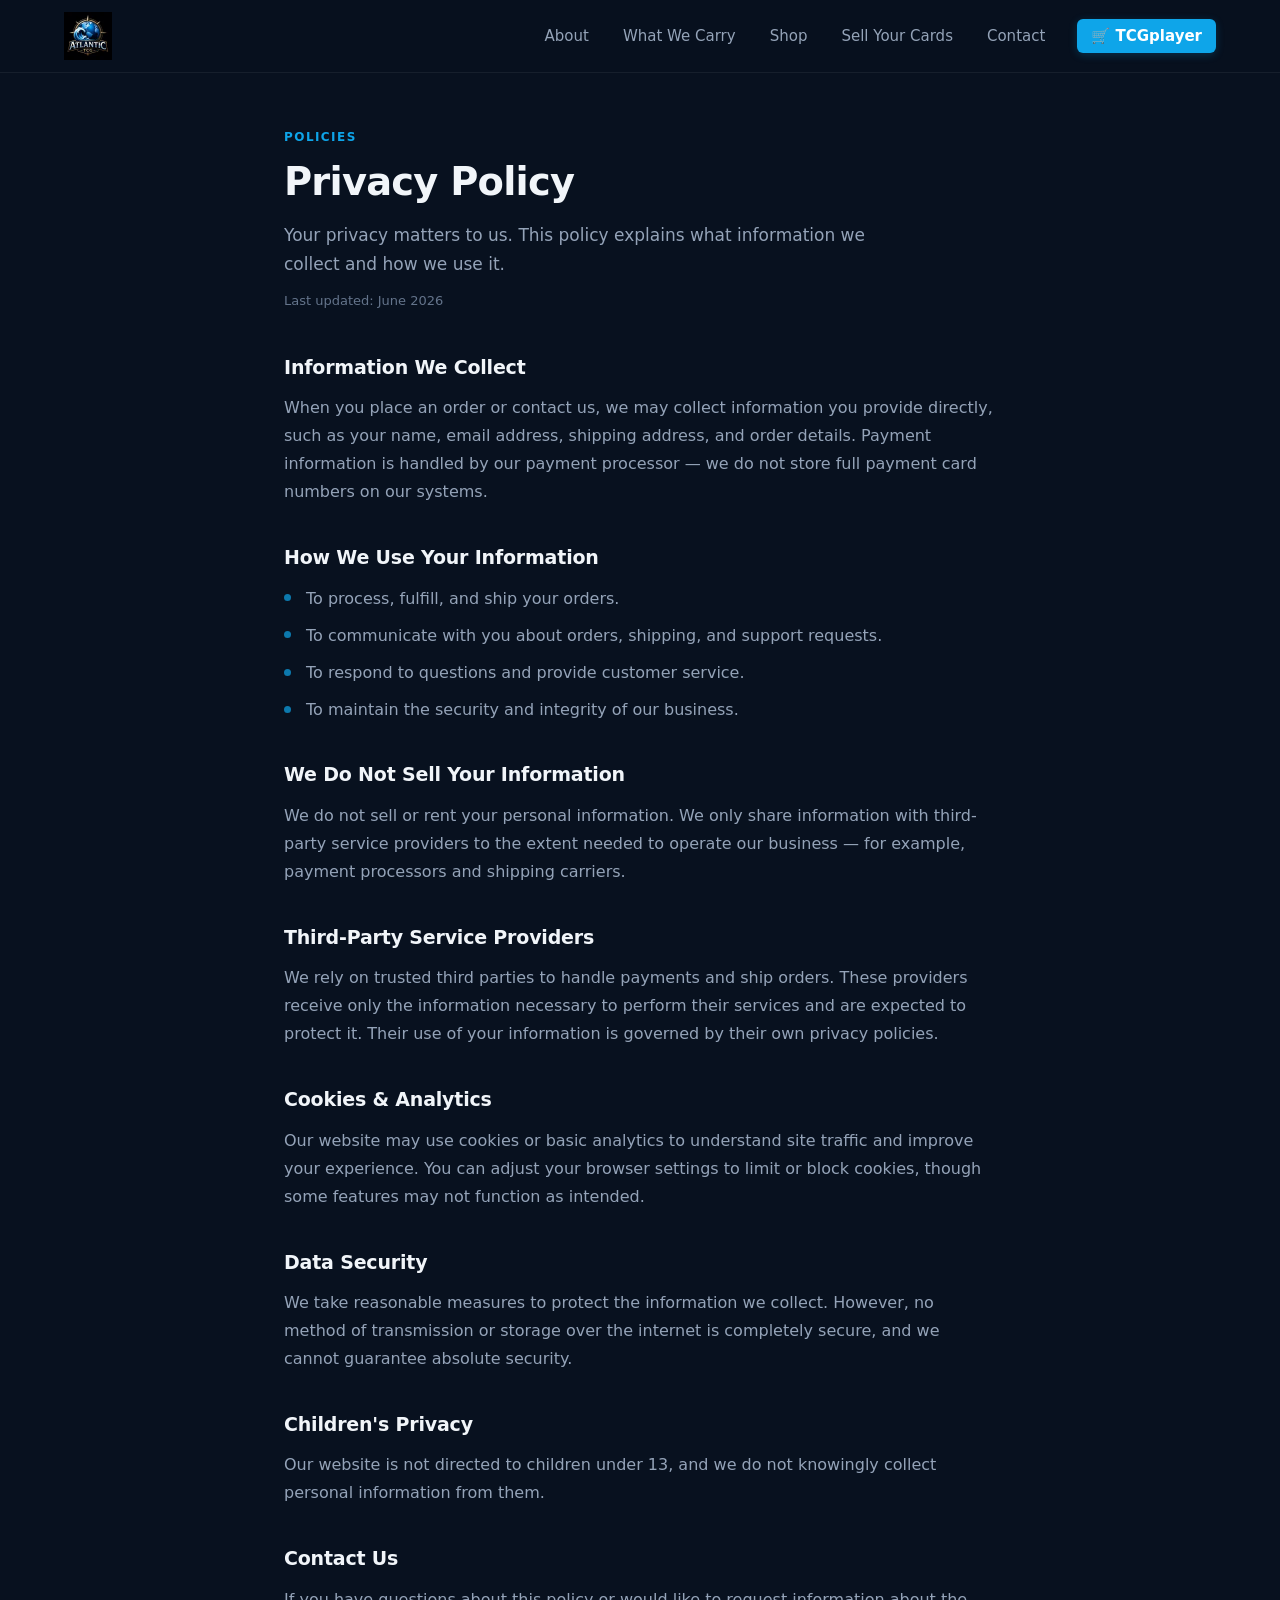
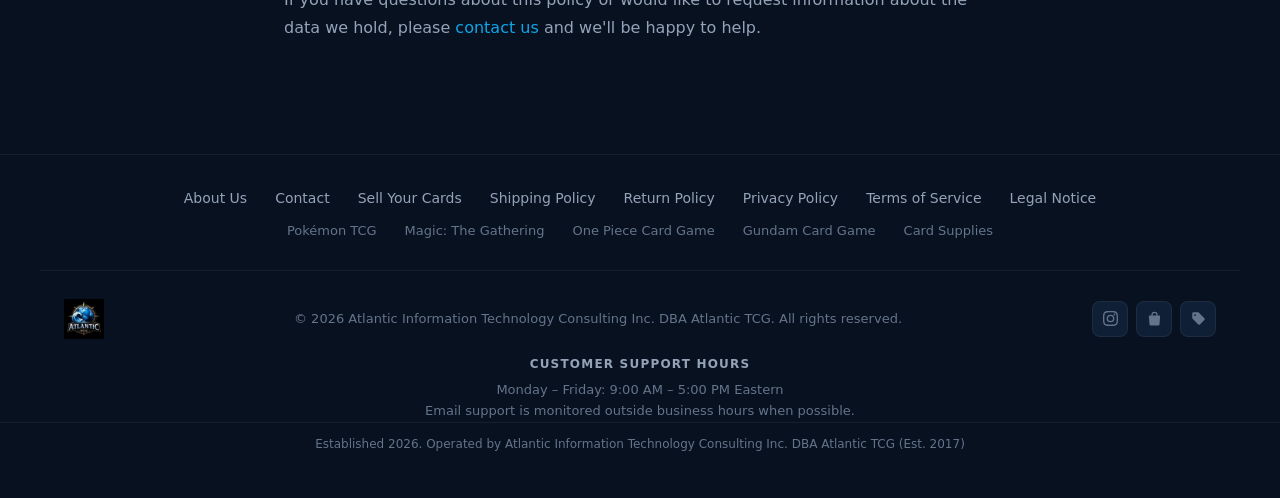
<file: privacy.html>
<!DOCTYPE html>
<html lang="en">
<head>
  <meta charset="UTF-8">
  <meta name="viewport" content="width=device-width, initial-scale=1.0">
  <title>Privacy Policy — Atlantic TCG</title>
  <meta name="description" content="Atlantic TCG privacy policy: what information we collect, how we use it, the third parties that process payments and shipping, and how to contact us.">
  <meta name="robots" content="index, follow">
  <meta name="author" content="Atlantic TCG">
  <link rel="canonical" href="https://www.atlantictcg.com/privacy.html">

  <!-- Open Graph -->
  <meta property="og:type" content="website">
  <meta property="og:site_name" content="Atlantic TCG">
  <meta property="og:title" content="Privacy Policy">
  <meta property="og:description" content="Atlantic TCG privacy policy: what information we collect, how we use it, the third parties that process payments and shipping, and how to contact us.">
  <meta property="og:url" content="https://www.atlantictcg.com/privacy.html">
  <meta property="og:image" content="https://www.atlantictcg.com/social-card.jpg">
  <meta property="og:image:width" content="1200">
  <meta property="og:image:height" content="630">

  <!-- Twitter Card -->
  <meta name="twitter:card" content="summary_large_image">
  <meta name="twitter:title" content="Privacy Policy">
  <meta name="twitter:description" content="Atlantic TCG privacy policy: what information we collect, how we use it, the third parties that process payments and shipping, and how to contact us.">
  <meta name="twitter:image" content="https://www.atlantictcg.com/social-card.jpg">
  <!-- Icons -->
  <link rel="icon" type="image/png" sizes="32x32" href="/favicon-32.png">
  <link rel="apple-touch-icon" href="/apple-touch-icon.png">
  <link rel="stylesheet" href="/styles.css">

  <script type="application/ld+json">
  {
    "@context": "https://schema.org",
    "@graph": [
      {
        "@type": "BreadcrumbList",
        "itemListElement": [
          {
            "@type": "ListItem",
            "position": 1,
            "name": "Home",
            "item": "https://www.atlantictcg.com/"
          },
          {
            "@type": "ListItem",
            "position": 2,
            "name": "Privacy Policy",
            "item": "https://www.atlantictcg.com/privacy.html"
          }
        ]
      },
      {
        "@type": "WebPage",
        "@id": "https://www.atlantictcg.com/privacy.html#page",
        "url": "https://www.atlantictcg.com/privacy.html",
        "name": "Privacy Policy",
        "description": "Atlantic TCG privacy policy: what information we collect, how we use it, the third parties that process payments and shipping, and how to contact us.",
        "isPartOf": {
          "@id": "https://www.atlantictcg.com/#website"
        },
        "publisher": {
          "@id": "https://www.atlantictcg.com/#store"
        },
        "inLanguage": "en-US"
      }
    ]
  }
  </script>
  <!-- Google tag (gtag.js) -->
  <script async src="https://www.googletagmanager.com/gtag/js?id=G-S6RNSXP25F"></script>
  <script>
    window.dataLayer = window.dataLayer || [];
    function gtag(){dataLayer.push(arguments);}
    gtag('js', new Date());
    gtag('config', 'G-S6RNSXP25F');
  </script>
</head>
<body>

  <!-- ===================================================
       NAVIGATION
       =================================================== -->
  <nav class="nav scrolled" id="nav" role="navigation" aria-label="Main navigation">
    <div class="nav-inner">
      <a href="/" class="nav-logo">
        <img src="/logo-96.webp" alt="Atlantic TCG home" width="48" height="48" class="nav-logo-img">
      </a>

      <ul class="nav-links" role="list">
        <li><a href="/about.html">About</a></li>
        <li><a href="/#products">What We Carry</a></li>
        <li><a href="/#shop">Shop</a></li>
        <li><a href="/sell-your-cards.html">Sell Your Cards</a></li>
        <li><a href="/#contact">Contact</a></li>
        <li><a href="https://www.tcgplayer.com/sellers/Atlantic-TCG/202f0f4d" class="nav-shop" target="_blank" rel="noopener">🛒 TCGplayer</a></li>
      </ul>

      <button class="nav-toggle" id="navToggle" aria-label="Toggle navigation menu" aria-expanded="false" aria-controls="navMobile">
        <span></span>
        <span></span>
        <span></span>
      </button>
    </div>

    <div class="nav-mobile" id="navMobile" role="menu">
      <a href="/about.html" role="menuitem">About</a>
      <a href="/#products" role="menuitem">What We Carry</a>
      <a href="/#shop" role="menuitem">Shop</a>
      <a href="/sell-your-cards.html" role="menuitem">Sell Your Cards</a>
      <a href="/#contact" role="menuitem">Contact</a>
      <a href="https://www.tcgplayer.com/sellers/Atlantic-TCG/202f0f4d" class="nav-mobile-shop" role="menuitem" target="_blank" rel="noopener">🛒 Shop on TCGplayer</a>
    </div>
  </nav>


  <!-- ===================================================
       PRIVACY POLICY CONTENT
       =================================================== -->
  <main class="legal">
    <div class="container">

      <header class="legal-header">
        <span class="section-label">Policies</span>
        <h1 class="section-title">Privacy Policy</h1>
        <p class="section-desc">
          Your privacy matters to us. This policy explains what information we collect and how we use it.
        </p>
        <p class="legal-updated">Last updated: June 2026</p>
      </header>

      <div class="legal-body">
        <h3>Information We Collect</h3>
        <p>
          When you place an order or contact us, we may collect information you provide directly, such as your name, email address, shipping address, and order details. Payment information is handled by our payment processor — we do not store full payment card numbers on our systems.
        </p>

        <h3>How We Use Your Information</h3>
        <ul>
          <li>To process, fulfill, and ship your orders.</li>
          <li>To communicate with you about orders, shipping, and support requests.</li>
          <li>To respond to questions and provide customer service.</li>
          <li>To maintain the security and integrity of our business.</li>
        </ul>

        <h3>We Do Not Sell Your Information</h3>
        <p>
          We do not sell or rent your personal information. We only share information with third-party service providers to the extent needed to operate our business — for example, payment processors and shipping carriers.
        </p>

        <h3>Third-Party Service Providers</h3>
        <p>
          We rely on trusted third parties to handle payments and ship orders. These providers receive only the information necessary to perform their services and are expected to protect it. Their use of your information is governed by their own privacy policies.
        </p>

        <h3>Cookies &amp; Analytics</h3>
        <p>
          Our website may use cookies or basic analytics to understand site traffic and improve your experience. You can adjust your browser settings to limit or block cookies, though some features may not function as intended.
        </p>

        <h3>Data Security</h3>
        <p>
          We take reasonable measures to protect the information we collect. However, no method of transmission or storage over the internet is completely secure, and we cannot guarantee absolute security.
        </p>

        <h3>Children's Privacy</h3>
        <p>
          Our website is not directed to children under 13, and we do not knowingly collect personal information from them.
        </p>

        <h3>Contact Us</h3>
        <p>
          If you have questions about this policy or would like to request information about the data we hold, please <a href="/#contact">contact us</a> and we'll be happy to help.
        </p>
      </div>

    </div>
  </main>


  <!-- ===================================================
       FOOTER
       =================================================== -->
  <footer class="footer">
    <nav class="footer-nav" aria-label="Footer navigation">
      <a href="/about.html">About Us</a>
      <a href="/#contact">Contact</a>
      <a href="/sell-your-cards.html">Sell Your Cards</a>
      <a href="/shipping.html">Shipping Policy</a>
      <a href="/returns.html">Return Policy</a>
      <a href="/privacy.html">Privacy Policy</a>
      <a href="/terms.html">Terms of Service</a>
      <a href="/legal.html">Legal Notice</a>
    </nav>

    <nav class="footer-nav footer-nav--games" aria-label="Trading card games and supplies">
      <a href="/pokemon.html">Pok&eacute;mon TCG</a>
      <a href="/magic-the-gathering.html">Magic: The Gathering</a>
      <a href="/one-piece-card-game.html">One Piece Card Game</a>
      <a href="/gundam-card-game.html">Gundam Card Game</a>
      <a href="/card-supplies.html">Card Supplies</a>
    </nav>

    <div class="footer-inner">

      <a href="/" class="footer-logo">
        <img src="/logo-96.webp" alt="Atlantic TCG home" width="40" height="40" class="footer-logo-img">
      </a>

      <p class="footer-copy">
        &copy; 2026 Atlantic Information Technology Consulting Inc. DBA Atlantic TCG. All rights reserved.
      </p>

      <div class="footer-socials" aria-label="Social media links">
        <a href="https://www.instagram.com/atlantic.tcg" class="social-link" aria-label="Instagram" title="Instagram" target="_blank" rel="noopener noreferrer">
          <svg viewBox="0 0 24 24" xmlns="http://www.w3.org/2000/svg" aria-hidden="true">
            <path d="M12 2.163c3.204 0 3.584.012 4.85.07 3.252.148 4.771 1.691 4.919 4.919.058 1.265.069 1.645.069 4.849 0 3.205-.012 3.584-.069 4.849-.149 3.225-1.664 4.771-4.919 4.919-1.266.058-1.644.07-4.85.07-3.204 0-3.584-.012-4.849-.07-3.26-.149-4.771-1.699-4.919-4.92-.058-1.265-.07-1.644-.07-4.849 0-3.204.013-3.583.07-4.849.149-3.227 1.664-4.771 4.919-4.919 1.266-.057 1.645-.069 4.849-.069zM12 0C8.741 0 8.333.014 7.053.072 2.695.272.273 2.69.073 7.052.014 8.333 0 8.741 0 12c0 3.259.014 3.668.072 4.948.2 4.358 2.618 6.78 6.98 6.98C8.333 23.986 8.741 24 12 24c3.259 0 3.668-.014 4.948-.072 4.354-.2 6.782-2.618 6.979-6.98.059-1.28.073-1.689.073-4.948 0-3.259-.014-3.667-.072-4.947-.196-4.354-2.617-6.78-6.979-6.98C15.668.014 15.259 0 12 0zm0 5.838a6.162 6.162 0 100 12.324 6.162 6.162 0 000-12.324zM12 16a4 4 0 110-8 4 4 0 010 8zm6.406-11.845a1.44 1.44 0 100 2.881 1.44 1.44 0 000-2.881z"/>
          </svg>
        </a>
        <!-- TCGplayer -->
        <a href="https://www.tcgplayer.com/sellers/Atlantic-TCG/202f0f4d" class="social-link" aria-label="TCGplayer store" title="TCGplayer store" target="_blank" rel="noopener noreferrer">
          <svg viewBox="0 0 24 24" xmlns="http://www.w3.org/2000/svg" aria-hidden="true">
            <path d="M7 7V6a5 5 0 0110 0v1h3a1 1 0 011 1l-1 13a2 2 0 01-2 2H6a2 2 0 01-2-2L3 8a1 1 0 011-1h3zm2 0h6V6a3 3 0 00-6 0v1z"/>
          </svg>
        </a>
        <!-- eBay -->
        <a href="https://www.ebay.com/sch/i.html?_ssn=atlantic_tcg" class="social-link" aria-label="eBay store" title="eBay store" target="_blank" rel="noopener noreferrer">
          <svg viewBox="0 0 24 24" xmlns="http://www.w3.org/2000/svg" aria-hidden="true">
            <path d="M21.41 11.58l-9-9A2 2 0 0011 2H4a2 2 0 00-2 2v7a2 2 0 00.59 1.42l9 9a2 2 0 002.82 0l7-7a2 2 0 000-2.84zM6.5 8A1.5 1.5 0 118 6.5 1.5 1.5 0 016.5 8z"/>
          </svg>
        </a>
      </div>

    </div>

    <div class="footer-hours">
      <strong>Customer Support Hours</strong>
      Monday – Friday: 9:00 AM – 5:00 PM Eastern<br>
      Email support is monitored outside business hours when possible.
    </div>

    <div class="footer-sub">
      Established 2026. Operated by Atlantic Information Technology Consulting Inc. DBA Atlantic TCG (Est. 2017)
    </div>
  </footer>


  <script>
    const nav = document.getElementById('nav');
    const toggle = document.getElementById('navToggle');

    toggle.addEventListener('click', () => {
      const open = nav.classList.toggle('nav-open');
      toggle.setAttribute('aria-expanded', open);
    });

    document.querySelectorAll('#navMobile a').forEach(link => {
      link.addEventListener('click', () => {
        nav.classList.remove('nav-open');
        toggle.setAttribute('aria-expanded', 'false');
      });
    });
  </script>

</body>
</html>
</file>
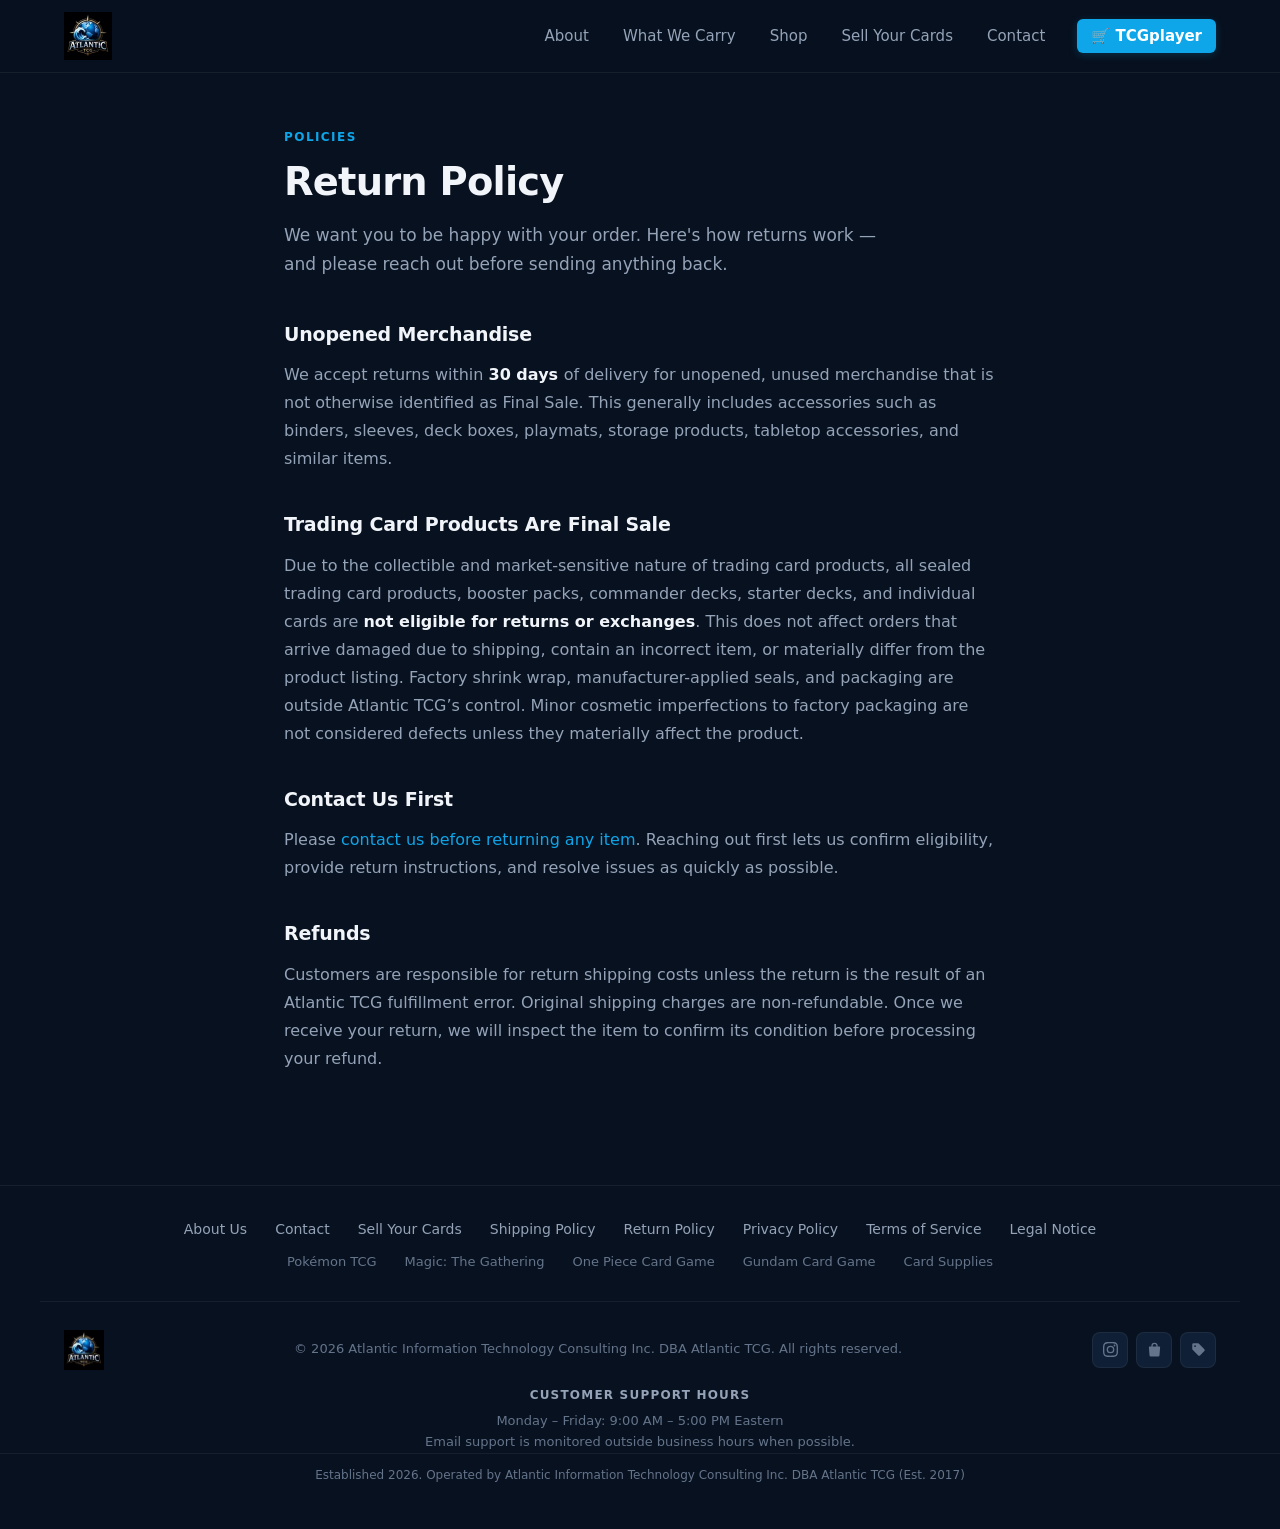
<file: returns.html>
<!DOCTYPE html>
<html lang="en">
<head>
  <meta charset="UTF-8">
  <meta name="viewport" content="width=device-width, initial-scale=1.0">
  <title>Return Policy — Atlantic TCG</title>
  <meta name="description" content="Atlantic TCG return policy: returns accepted within 30 days for unopened merchandise. Opened card products are not returnable. Contact us before returning.">
  <meta name="robots" content="index, follow">
  <meta name="author" content="Atlantic TCG">
  <link rel="canonical" href="https://www.atlantictcg.com/returns.html">

  <!-- Open Graph -->
  <meta property="og:type" content="website">
  <meta property="og:site_name" content="Atlantic TCG">
  <meta property="og:title" content="Return Policy">
  <meta property="og:description" content="Atlantic TCG return policy: returns accepted within 30 days for unopened merchandise. Opened card products are not returnable. Contact us before returning.">
  <meta property="og:url" content="https://www.atlantictcg.com/returns.html">
  <meta property="og:image" content="https://www.atlantictcg.com/social-card.jpg">
  <meta property="og:image:width" content="1200">
  <meta property="og:image:height" content="630">

  <!-- Twitter Card -->
  <meta name="twitter:card" content="summary_large_image">
  <meta name="twitter:title" content="Return Policy">
  <meta name="twitter:description" content="Atlantic TCG return policy: returns accepted within 30 days for unopened merchandise. Opened card products are not returnable. Contact us before returning.">
  <meta name="twitter:image" content="https://www.atlantictcg.com/social-card.jpg">
  <!-- Icons -->
  <link rel="icon" type="image/png" sizes="32x32" href="/favicon-32.png">
  <link rel="apple-touch-icon" href="/apple-touch-icon.png">
  <link rel="stylesheet" href="/styles.css">

  <script type="application/ld+json">
  {
    "@context": "https://schema.org",
    "@graph": [
      {
        "@type": "BreadcrumbList",
        "itemListElement": [
          {
            "@type": "ListItem",
            "position": 1,
            "name": "Home",
            "item": "https://www.atlantictcg.com/"
          },
          {
            "@type": "ListItem",
            "position": 2,
            "name": "Return Policy",
            "item": "https://www.atlantictcg.com/returns.html"
          }
        ]
      },
      {
        "@type": "WebPage",
        "@id": "https://www.atlantictcg.com/returns.html#page",
        "url": "https://www.atlantictcg.com/returns.html",
        "name": "Return Policy",
        "description": "Atlantic TCG return policy: returns accepted within 30 days for unopened merchandise. Opened card products are not returnable. Contact us before returning.",
        "isPartOf": {
          "@id": "https://www.atlantictcg.com/#website"
        },
        "publisher": {
          "@id": "https://www.atlantictcg.com/#store"
        },
        "inLanguage": "en-US"
      }
    ]
  }
  </script>
  <!-- Google tag (gtag.js) -->
  <script async src="https://www.googletagmanager.com/gtag/js?id=G-S6RNSXP25F"></script>
  <script>
    window.dataLayer = window.dataLayer || [];
    function gtag(){dataLayer.push(arguments);}
    gtag('js', new Date());
    gtag('config', 'G-S6RNSXP25F');
  </script>
</head>
<body>

  <!-- ===================================================
       NAVIGATION
       =================================================== -->
  <nav class="nav scrolled" id="nav" role="navigation" aria-label="Main navigation">
    <div class="nav-inner">
      <a href="/" class="nav-logo">
        <img src="/logo-96.webp" alt="Atlantic TCG home" width="48" height="48" class="nav-logo-img">
      </a>

      <ul class="nav-links" role="list">
        <li><a href="/about.html">About</a></li>
        <li><a href="/#products">What We Carry</a></li>
        <li><a href="/#shop">Shop</a></li>
        <li><a href="/sell-your-cards.html">Sell Your Cards</a></li>
        <li><a href="/#contact">Contact</a></li>
        <li><a href="https://www.tcgplayer.com/sellers/Atlantic-TCG/202f0f4d" class="nav-shop" target="_blank" rel="noopener">🛒 TCGplayer</a></li>
      </ul>

      <button class="nav-toggle" id="navToggle" aria-label="Toggle navigation menu" aria-expanded="false" aria-controls="navMobile">
        <span></span>
        <span></span>
        <span></span>
      </button>
    </div>

    <div class="nav-mobile" id="navMobile" role="menu">
      <a href="/about.html" role="menuitem">About</a>
      <a href="/#products" role="menuitem">What We Carry</a>
      <a href="/#shop" role="menuitem">Shop</a>
      <a href="/sell-your-cards.html" role="menuitem">Sell Your Cards</a>
      <a href="/#contact" role="menuitem">Contact</a>
      <a href="https://www.tcgplayer.com/sellers/Atlantic-TCG/202f0f4d" class="nav-mobile-shop" role="menuitem" target="_blank" rel="noopener">🛒 Shop on TCGplayer</a>
    </div>
  </nav>


  <!-- ===================================================
       RETURN POLICY CONTENT
       =================================================== -->
  <main class="legal">
    <div class="container">

      <header class="legal-header">
        <span class="section-label">Policies</span>
        <h1 class="section-title">Return Policy</h1>
        <p class="section-desc">
          We want you to be happy with your order. Here's how returns work — and please reach out before sending anything back.
        </p>
      </header>

      <div class="legal-body">
        <h3>Unopened Merchandise</h3>
        <p>
          We accept returns within <strong> 30 days </strong> of delivery for unopened, unused merchandise that is not otherwise identified as Final Sale. This generally includes accessories such as binders, sleeves, deck boxes, playmats, storage products, tabletop accessories, and similar items.
        </p>

        <h3>Trading Card Products Are Final Sale</h3>
        <p>
          Due to the collectible and market-sensitive nature of trading card products, all sealed trading card products, booster packs, commander decks, starter decks, and individual cards are <strong>not eligible for returns or exchanges</strong>. This does not affect orders that arrive damaged due to shipping, contain an incorrect item, or materially differ from the product listing. Factory shrink wrap, manufacturer-applied seals, and packaging are outside Atlantic TCG’s control. Minor cosmetic imperfections to factory packaging are not considered defects unless they materially affect the product.
        </p>
        <h3>Contact Us First</h3>
        <p>
          Please <a href="/#contact">contact us before returning any item</a>. Reaching out first lets us confirm eligibility, provide return instructions, and resolve issues as quickly as possible.
        </p>

        <h3>Refunds</h3>
        <p>
          Customers are responsible for return shipping costs unless the return is the result of an Atlantic TCG fulfillment error. Original shipping charges are non-refundable. Once we receive your return, we will inspect the item to confirm its condition before processing your refund.
        </p>
      </div>

    </div>
  </main>


  <!-- ===================================================
       FOOTER
       =================================================== -->
  <footer class="footer">
    <nav class="footer-nav" aria-label="Footer navigation">
      <a href="/about.html">About Us</a>
      <a href="/#contact">Contact</a>
      <a href="/sell-your-cards.html">Sell Your Cards</a>
      <a href="/shipping.html">Shipping Policy</a>
      <a href="/returns.html">Return Policy</a>
      <a href="/privacy.html">Privacy Policy</a>
      <a href="/terms.html">Terms of Service</a>
      <a href="/legal.html">Legal Notice</a>
    </nav>

    <nav class="footer-nav footer-nav--games" aria-label="Trading card games and supplies">
      <a href="/pokemon.html">Pok&eacute;mon TCG</a>
      <a href="/magic-the-gathering.html">Magic: The Gathering</a>
      <a href="/one-piece-card-game.html">One Piece Card Game</a>
      <a href="/gundam-card-game.html">Gundam Card Game</a>
      <a href="/card-supplies.html">Card Supplies</a>
    </nav>

    <div class="footer-inner">

      <a href="/" class="footer-logo">
        <img src="/logo-96.webp" alt="Atlantic TCG home" width="40" height="40" class="footer-logo-img">
      </a>

      <p class="footer-copy">
        &copy; 2026 Atlantic Information Technology Consulting Inc. DBA Atlantic TCG. All rights reserved.
      </p>

      <div class="footer-socials" aria-label="Social media links">
        <a href="https://www.instagram.com/atlantic.tcg" class="social-link" aria-label="Instagram" title="Instagram" target="_blank" rel="noopener noreferrer">
          <svg viewBox="0 0 24 24" xmlns="http://www.w3.org/2000/svg" aria-hidden="true">
            <path d="M12 2.163c3.204 0 3.584.012 4.85.07 3.252.148 4.771 1.691 4.919 4.919.058 1.265.069 1.645.069 4.849 0 3.205-.012 3.584-.069 4.849-.149 3.225-1.664 4.771-4.919 4.919-1.266.058-1.644.07-4.85.07-3.204 0-3.584-.012-4.849-.07-3.26-.149-4.771-1.699-4.919-4.92-.058-1.265-.07-1.644-.07-4.849 0-3.204.013-3.583.07-4.849.149-3.227 1.664-4.771 4.919-4.919 1.266-.057 1.645-.069 4.849-.069zM12 0C8.741 0 8.333.014 7.053.072 2.695.272.273 2.69.073 7.052.014 8.333 0 8.741 0 12c0 3.259.014 3.668.072 4.948.2 4.358 2.618 6.78 6.98 6.98C8.333 23.986 8.741 24 12 24c3.259 0 3.668-.014 4.948-.072 4.354-.2 6.782-2.618 6.979-6.98.059-1.28.073-1.689.073-4.948 0-3.259-.014-3.667-.072-4.947-.196-4.354-2.617-6.78-6.979-6.98C15.668.014 15.259 0 12 0zm0 5.838a6.162 6.162 0 100 12.324 6.162 6.162 0 000-12.324zM12 16a4 4 0 110-8 4 4 0 010 8zm6.406-11.845a1.44 1.44 0 100 2.881 1.44 1.44 0 000-2.881z"/>
          </svg>
        </a>
        <!-- TCGplayer -->
        <a href="https://www.tcgplayer.com/sellers/Atlantic-TCG/202f0f4d" class="social-link" aria-label="TCGplayer store" title="TCGplayer store" target="_blank" rel="noopener noreferrer">
          <svg viewBox="0 0 24 24" xmlns="http://www.w3.org/2000/svg" aria-hidden="true">
            <path d="M7 7V6a5 5 0 0110 0v1h3a1 1 0 011 1l-1 13a2 2 0 01-2 2H6a2 2 0 01-2-2L3 8a1 1 0 011-1h3zm2 0h6V6a3 3 0 00-6 0v1z"/>
          </svg>
        </a>
        <!-- eBay -->
        <a href="https://www.ebay.com/sch/i.html?_ssn=atlantic_tcg" class="social-link" aria-label="eBay store" title="eBay store" target="_blank" rel="noopener noreferrer">
          <svg viewBox="0 0 24 24" xmlns="http://www.w3.org/2000/svg" aria-hidden="true">
            <path d="M21.41 11.58l-9-9A2 2 0 0011 2H4a2 2 0 00-2 2v7a2 2 0 00.59 1.42l9 9a2 2 0 002.82 0l7-7a2 2 0 000-2.84zM6.5 8A1.5 1.5 0 118 6.5 1.5 1.5 0 016.5 8z"/>
          </svg>
        </a>
      </div>

    </div>

    <div class="footer-hours">
      <strong>Customer Support Hours</strong>
      Monday – Friday: 9:00 AM – 5:00 PM Eastern<br>
      Email support is monitored outside business hours when possible.
    </div>

    <div class="footer-sub">
      Established 2026. Operated by Atlantic Information Technology Consulting Inc. DBA Atlantic TCG (Est. 2017)
    </div>
  </footer>


  <script>
    const nav = document.getElementById('nav');
    const toggle = document.getElementById('navToggle');

    toggle.addEventListener('click', () => {
      const open = nav.classList.toggle('nav-open');
      toggle.setAttribute('aria-expanded', open);
    });

    document.querySelectorAll('#navMobile a').forEach(link => {
      link.addEventListener('click', () => {
        nav.classList.remove('nav-open');
        toggle.setAttribute('aria-expanded', 'false');
      });
    });
  </script>

</body>
</html>
</file>
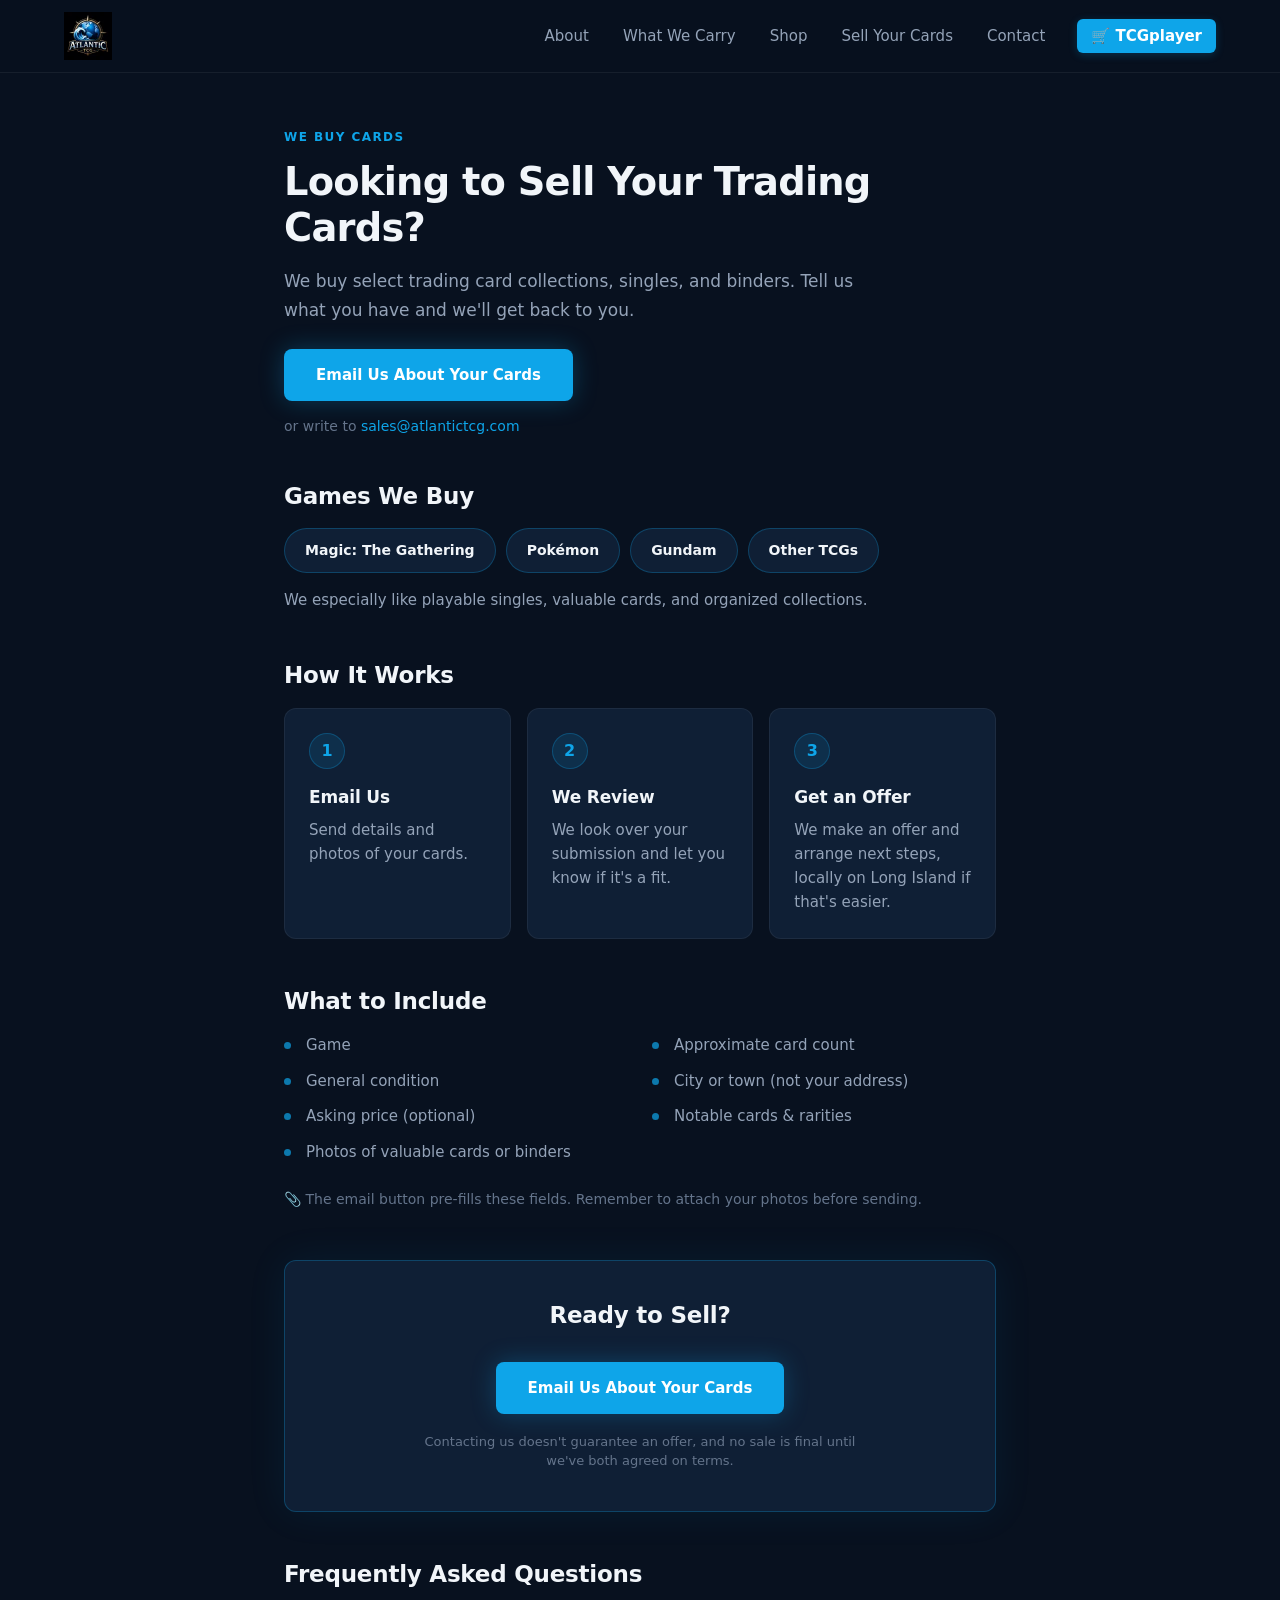
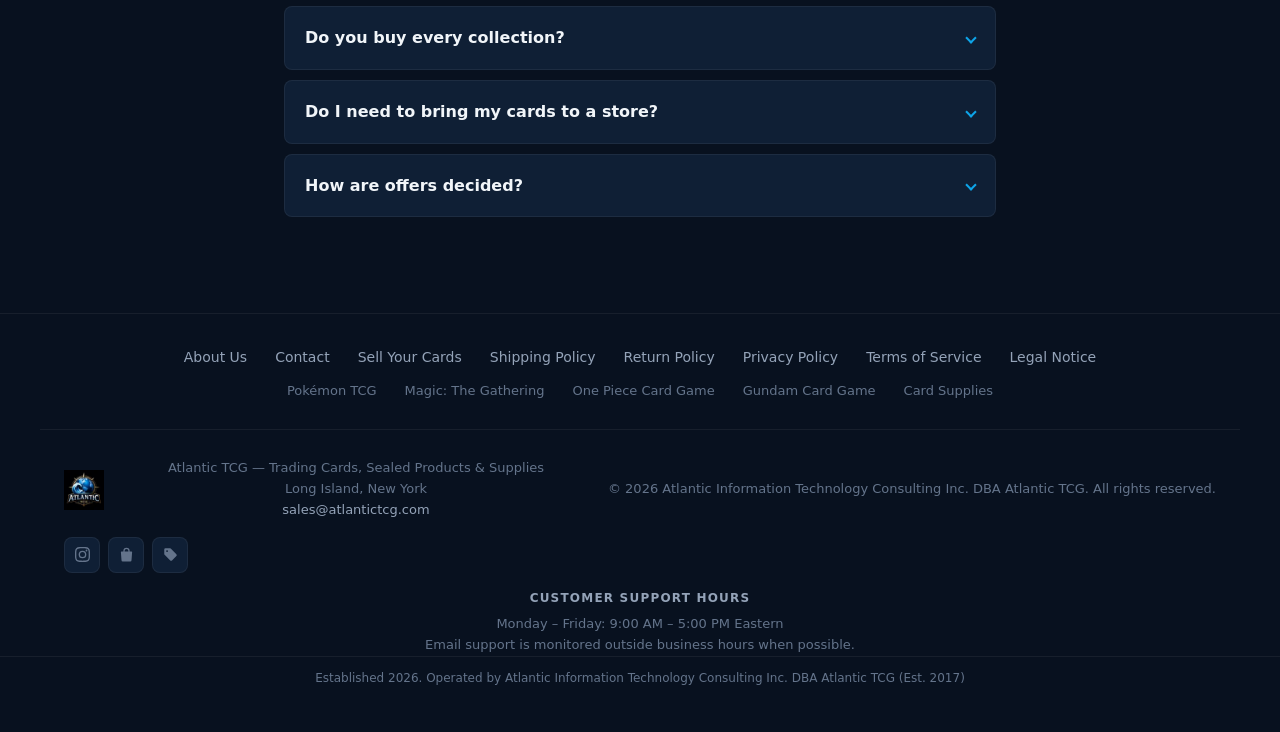
<file: sell-your-cards.html>
<!DOCTYPE html>
<html lang="en">
<head>
  <meta charset="UTF-8">
  <meta name="viewport" content="width=device-width, initial-scale=1.0">
  <title>Sell Your Trading Cards on Long Island | Atlantic TCG</title>
  <meta name="description" content="Looking to sell Magic: The Gathering, Pokémon, or Gundam trading cards on Long Island? Contact Atlantic TCG about your singles, binders, or collections.">
  <meta name="robots" content="index, follow">
  <meta name="author" content="Atlantic TCG">

  <link rel="canonical" href="https://www.atlantictcg.com/sell-your-cards.html">

  <!-- Open Graph -->
  <meta property="og:type" content="website">
  <meta property="og:site_name" content="Atlantic TCG">
  <meta property="og:title" content="Sell Your Trading Cards on Long Island">
  <meta property="og:description" content="Looking to sell Magic: The Gathering, Pokémon, or Gundam trading cards on Long Island? Contact Atlantic TCG about your singles, binders, or collections.">
  <meta property="og:url" content="https://www.atlantictcg.com/sell-your-cards.html">
  <meta property="og:image" content="https://www.atlantictcg.com/social-card.jpg">
  <meta property="og:image:width" content="1200">
  <meta property="og:image:height" content="630">

  <!-- Twitter Card -->
  <meta name="twitter:card" content="summary_large_image">
  <meta name="twitter:title" content="Sell Your Trading Cards on Long Island">
  <meta name="twitter:description" content="Looking to sell Magic: The Gathering, Pokémon, or Gundam trading cards on Long Island? Contact Atlantic TCG about your singles, binders, or collections.">
  <meta name="twitter:image" content="https://www.atlantictcg.com/social-card.jpg">

  <!-- Icons -->
  <link rel="icon" type="image/png" sizes="32x32" href="/favicon-32.png">
  <link rel="apple-touch-icon" href="/apple-touch-icon.png">

  <link rel="stylesheet" href="/styles.css">

  <script type="application/ld+json">
  {
    "@context": "https://schema.org",
    "@graph": [
      {
        "@type": "BreadcrumbList",
        "itemListElement": [
          {
            "@type": "ListItem",
            "position": 1,
            "name": "Home",
            "item": "https://www.atlantictcg.com/"
          },
          {
            "@type": "ListItem",
            "position": 2,
            "name": "Sell Your Cards",
            "item": "https://www.atlantictcg.com/sell-your-cards.html"
          }
        ]
      },
      {
        "@type": "Service",
        "@id": "https://www.atlantictcg.com/sell-your-cards.html#service",
        "name": "Trading Card Collection Buying",
        "serviceType": "Trading card and collection purchasing",
        "description": "Atlantic TCG reviews trading card singles, binders, and collections — including Magic: The Gathering, Pokémon TCG, and Gundam Card Game — for potential purchase from collectors and players.",
        "url": "https://www.atlantictcg.com/sell-your-cards.html",
        "provider": {
          "@id": "https://www.atlantictcg.com/#store"
        },
        "areaServed": {
          "@type": "Place",
          "name": "Long Island, New York"
        }
      },
      {
        "@type": "FAQPage",
        "@id": "https://www.atlantictcg.com/sell-your-cards.html#faq",
        "mainEntity": [
          {
            "@type": "Question",
            "name": "Do you buy every collection?",
            "acceptedAnswer": {
              "@type": "Answer",
              "text": "No. Each submission is reviewed individually. We consider bulk collections too, but we can't guarantee a purchase."
            }
          },
          {
            "@type": "Question",
            "name": "Do I need to bring my cards to a store?",
            "acceptedAnswer": {
              "@type": "Answer",
              "text": "No. Atlantic TCG is an online retailer without a walk-in storefront. We handle next steps by email, and local transactions may be arranged on Long Island."
            }
          },
          {
            "@type": "Question",
            "name": "How are offers decided?",
            "acceptedAnswer": {
              "@type": "Answer",
              "text": "Offers are based on card condition, current market value, demand, and our inventory needs. Contacting us doesn't guarantee an offer, and no sale is final until we've both agreed on terms."
            }
          }
        ]
      },
      {
        "@type": "WebPage",
        "@id": "https://www.atlantictcg.com/sell-your-cards.html#page",
        "url": "https://www.atlantictcg.com/sell-your-cards.html",
        "name": "Sell Your Cards & Collections to Atlantic TCG",
        "isPartOf": {
          "@id": "https://www.atlantictcg.com/#website"
        },
        "about": {
          "@id": "https://www.atlantictcg.com/sell-your-cards.html#service"
        }
      }
    ]
  }
  </script>
  <!-- Google tag (gtag.js) -->
  <script async src="https://www.googletagmanager.com/gtag/js?id=G-S6RNSXP25F"></script>
  <script>
    window.dataLayer = window.dataLayer || [];
    function gtag(){dataLayer.push(arguments);}
    gtag('js', new Date());
    gtag('config', 'G-S6RNSXP25F');
  </script>
</head>
<body>

  <!-- ===================================================
       NAVIGATION
       =================================================== -->
  <nav class="nav scrolled" id="nav" role="navigation" aria-label="Main navigation">
    <div class="nav-inner">
      <a href="/" class="nav-logo">
        <img src="/logo-96.webp" alt="Atlantic TCG home" width="48" height="48" class="nav-logo-img">
      </a>

      <ul class="nav-links" role="list">
        <li><a href="/about.html">About</a></li>
        <li><a href="/#products">What We Carry</a></li>
        <li><a href="/#shop">Shop</a></li>
        <li><a href="/sell-your-cards.html" aria-current="page">Sell Your Cards</a></li>
        <li><a href="/#contact">Contact</a></li>
        <li><a href="https://www.tcgplayer.com/sellers/Atlantic-TCG/202f0f4d" class="nav-shop" target="_blank" rel="noopener">🛒 TCGplayer</a></li>
      </ul>

      <button class="nav-toggle" id="navToggle" aria-label="Toggle navigation menu" aria-expanded="false" aria-controls="navMobile">
        <span></span>
        <span></span>
        <span></span>
      </button>
    </div>

    <div class="nav-mobile" id="navMobile" role="menu">
      <a href="/about.html" role="menuitem">About</a>
      <a href="/#products" role="menuitem">What We Carry</a>
      <a href="/#shop" role="menuitem">Shop</a>
      <a href="/sell-your-cards.html" role="menuitem" aria-current="page">Sell Your Cards</a>
      <a href="/#contact" role="menuitem">Contact</a>
      <a href="https://www.tcgplayer.com/sellers/Atlantic-TCG/202f0f4d" class="nav-mobile-shop" role="menuitem" target="_blank" rel="noopener">🛒 Shop on TCGplayer</a>
    </div>
  </nav>


  <!-- ===================================================
       SELL YOUR CARDS CONTENT
       =================================================== -->
  <main class="legal">
    <div class="container">

      <header class="legal-header">
        <span class="section-label">We Buy Cards</span>
        <h1 class="section-title">Looking to Sell Your Trading Cards?</h1>
        <p class="section-desc">
          We buy select trading card collections, singles, and binders. Tell us what you have and we'll get back to you.
        </p>
        <a href="mailto:sales@atlantictcg.com?subject=Sell%20My%20Cards%20-%20Atlantic%20TCG&amp;body=Hi%20Atlantic%20TCG%2C%0D%0A%0D%0AI%27m%20interested%20in%20selling%20some%20trading%20cards.%0D%0A%0D%0AGame%28s%29%3A%0D%0AApproximate%20number%20of%20cards%3A%0D%0AGeneral%20condition%3A%0D%0ALocation%20%28city/town%29%3A%0D%0AAsking%20price%20%28if%20any%29%3A%0D%0A%0D%0ADescription%20of%20the%20cards%20%28notable%20cards%2C%20sets%2C%20and%20rarities%20%E2%80%94%20e.g.%20holo%2C%20alt-art%2C%20mythic%2C%20foil%2C%20graded%29%3A%0D%0A%0D%0A%0D%0APhotos%3A%20%5BPlease%20attach%20photos%20of%20valuable%20cards%2C%20binders%2C%20or%20the%20collection%20before%20sending%5D%0D%0A%0D%0AThanks%2C%0D%0A" class="btn btn-primary">Email Us About Your Cards</a>
        <p class="sell-fallback">or write to <a href="mailto:sales@atlantictcg.com">sales@atlantictcg.com</a></p>
      </header>

      <div class="legal-body">
        <h2>Games We Buy</h2>
        <div class="brands-list brands-list--left" role="list" aria-label="Trading card games we buy">
          <a href="/magic-the-gathering.html" class="brand-badge" role="listitem">Magic: The Gathering</a>
          <a href="/pokemon.html" class="brand-badge" role="listitem">Pok&eacute;mon</a>
          <a href="/gundam-card-game.html" class="brand-badge" role="listitem">Gundam</a>
          <span class="brand-badge" role="listitem">Other TCGs</span>
        </div>
        <p class="brands-sub">We especially like playable singles, valuable cards, and organized collections.</p>

        <h2>How It Works</h2>
        <ol class="steps-grid">
          <li class="step-card">
            <span class="sell-step-num" aria-hidden="true">1</span>
            <h3>Email Us</h3>
            <p>Send details and photos of your cards.</p>
          </li>
          <li class="step-card">
            <span class="sell-step-num" aria-hidden="true">2</span>
            <h3>We Review</h3>
            <p>We look over your submission and let you know if it's a fit.</p>
          </li>
          <li class="step-card">
            <span class="sell-step-num" aria-hidden="true">3</span>
            <h3>Get an Offer</h3>
            <p>We make an offer and arrange next steps, locally on Long Island if that's easier.</p>
          </li>
        </ol>

        <h2>What to Include</h2>
        <ul class="include-list">
          <li>Game</li>
          <li>Approximate card count</li>
          <li>General condition</li>
          <li>City or town (not your address)</li>
          <li>Asking price (optional)</li>
          <li>Notable cards &amp; rarities</li>
          <li>Photos of valuable cards or binders</li>
        </ul>
        <p class="include-note"><span aria-hidden="true">📎</span> The email button pre-fills these fields. Remember to attach your photos before sending.</p>

        <div class="sell-banner sell-cta">
          <h2 class="sell-banner-title">Ready to Sell?</h2>
          <a href="mailto:sales@atlantictcg.com?subject=Sell%20My%20Cards%20-%20Atlantic%20TCG&amp;body=Hi%20Atlantic%20TCG%2C%0D%0A%0D%0AI%27m%20interested%20in%20selling%20some%20trading%20cards.%0D%0A%0D%0AGame%28s%29%3A%0D%0AApproximate%20number%20of%20cards%3A%0D%0AGeneral%20condition%3A%0D%0ALocation%20%28city/town%29%3A%0D%0AAsking%20price%20%28if%20any%29%3A%0D%0A%0D%0ADescription%20of%20the%20cards%20%28notable%20cards%2C%20sets%2C%20and%20rarities%20%E2%80%94%20e.g.%20holo%2C%20alt-art%2C%20mythic%2C%20foil%2C%20graded%29%3A%0D%0A%0D%0A%0D%0APhotos%3A%20%5BPlease%20attach%20photos%20of%20valuable%20cards%2C%20binders%2C%20or%20the%20collection%20before%20sending%5D%0D%0A%0D%0AThanks%2C%0D%0A" class="btn btn-primary">Email Us About Your Cards</a>
          <p class="sell-cta-note">Contacting us doesn't guarantee an offer, and no sale is final until we've both agreed on terms.</p>
        </div>

        <h2>Frequently Asked Questions</h2>
        <div class="faq">
          <details>
            <summary>Do you buy every collection?</summary>
            <p>No. Each submission is reviewed individually. We consider bulk collections too, but we can't guarantee a purchase.</p>
          </details>
          <details>
            <summary>Do I need to bring my cards to a store?</summary>
            <p>No. Atlantic TCG is an online retailer without a walk-in storefront. We handle next steps by email, and local transactions may be arranged on Long Island.</p>
          </details>
          <details>
            <summary>How are offers decided?</summary>
            <p>Offers are based on card condition, current market value, demand, and our inventory needs.</p>
          </details>
        </div>
      </div>

    </div>
  </main>


  <!-- ===================================================
       FOOTER
       =================================================== -->
  <footer class="footer">
    <nav class="footer-nav" aria-label="Footer navigation">
      <a href="/about.html">About Us</a>
      <a href="/#contact">Contact</a>
      <a href="/sell-your-cards.html">Sell Your Cards</a>
      <a href="/shipping.html">Shipping Policy</a>
      <a href="/returns.html">Return Policy</a>
      <a href="/privacy.html">Privacy Policy</a>
      <a href="/terms.html">Terms of Service</a>
      <a href="/legal.html">Legal Notice</a>
    </nav>

    <nav class="footer-nav footer-nav--games" aria-label="Trading card games and supplies">
      <a href="/pokemon.html">Pok&eacute;mon TCG</a>
      <a href="/magic-the-gathering.html">Magic: The Gathering</a>
      <a href="/one-piece-card-game.html">One Piece Card Game</a>
      <a href="/gundam-card-game.html">Gundam Card Game</a>
      <a href="/card-supplies.html">Card Supplies</a>
    </nav>

    <div class="footer-inner">

      <a href="/" class="footer-logo">
        <img src="/logo-96.webp" alt="Atlantic TCG home" width="40" height="40" class="footer-logo-img">
      </a>

      <p class="footer-tagline">
        Atlantic TCG &mdash; Trading Cards, Sealed Products &amp; Supplies<br>
        Long Island, New York<br>
        <a href="mailto:sales@atlantictcg.com">sales@atlantictcg.com</a>
      </p>

      <p class="footer-copy">
        &copy; 2026 Atlantic Information Technology Consulting Inc. DBA Atlantic TCG. All rights reserved.
      </p>

      <div class="footer-socials" aria-label="Social media links">
        <!-- Instagram -->
        <a href="https://www.instagram.com/atlantic.tcg" class="social-link" aria-label="Instagram" title="Instagram" target="_blank" rel="noopener noreferrer">
          <svg viewBox="0 0 24 24" xmlns="http://www.w3.org/2000/svg" aria-hidden="true">
            <path d="M12 2.163c3.204 0 3.584.012 4.85.07 3.252.148 4.771 1.691 4.919 4.919.058 1.265.069 1.645.069 4.849 0 3.205-.012 3.584-.069 4.849-.149 3.225-1.664 4.771-4.919 4.919-1.266.058-1.644.07-4.85.07-3.204 0-3.584-.012-4.849-.07-3.26-.149-4.771-1.699-4.919-4.92-.058-1.265-.07-1.644-.07-4.849 0-3.204.013-3.583.07-4.849.149-3.227 1.664-4.771 4.919-4.919 1.266-.057 1.645-.069 4.849-.069zM12 0C8.741 0 8.333.014 7.053.072 2.695.272.273 2.69.073 7.052.014 8.333 0 8.741 0 12c0 3.259.014 3.668.072 4.948.2 4.358 2.618 6.78 6.98 6.98C8.333 23.986 8.741 24 12 24c3.259 0 3.668-.014 4.948-.072 4.354-.2 6.782-2.618 6.979-6.98.059-1.28.073-1.689.073-4.948 0-3.259-.014-3.667-.072-4.947-.196-4.354-2.617-6.78-6.979-6.98C15.668.014 15.259 0 12 0zm0 5.838a6.162 6.162 0 100 12.324 6.162 6.162 0 000-12.324zM12 16a4 4 0 110-8 4 4 0 010 8zm6.406-11.845a1.44 1.44 0 100 2.881 1.44 1.44 0 000-2.881z"/>
          </svg>
        </a>
        <!-- TCGplayer -->
        <a href="https://www.tcgplayer.com/sellers/Atlantic-TCG/202f0f4d" class="social-link" aria-label="TCGplayer store" title="TCGplayer store" target="_blank" rel="noopener noreferrer">
          <svg viewBox="0 0 24 24" xmlns="http://www.w3.org/2000/svg" aria-hidden="true">
            <path d="M7 7V6a5 5 0 0110 0v1h3a1 1 0 011 1l-1 13a2 2 0 01-2 2H6a2 2 0 01-2-2L3 8a1 1 0 011-1h3zm2 0h6V6a3 3 0 00-6 0v1z"/>
          </svg>
        </a>
        <!-- eBay -->
        <a href="https://www.ebay.com/sch/i.html?_ssn=atlantic_tcg" class="social-link" aria-label="eBay store" title="eBay store" target="_blank" rel="noopener noreferrer">
          <svg viewBox="0 0 24 24" xmlns="http://www.w3.org/2000/svg" aria-hidden="true">
            <path d="M21.41 11.58l-9-9A2 2 0 0011 2H4a2 2 0 00-2 2v7a2 2 0 00.59 1.42l9 9a2 2 0 002.82 0l7-7a2 2 0 000-2.84zM6.5 8A1.5 1.5 0 118 6.5 1.5 1.5 0 016.5 8z"/>
          </svg>
        </a>
      </div>

    </div>

    <div class="footer-hours">
      <strong>Customer Support Hours</strong>
      Monday – Friday: 9:00 AM – 5:00 PM Eastern<br>
      Email support is monitored outside business hours when possible.
    </div>

    <div class="footer-sub">
      Established 2026. Operated by Atlantic Information Technology Consulting Inc. DBA Atlantic TCG (Est. 2017)
    </div>
  </footer>


  <script>
    const nav = document.getElementById('nav');
    const toggle = document.getElementById('navToggle');

    toggle.addEventListener('click', () => {
      const open = nav.classList.toggle('nav-open');
      toggle.setAttribute('aria-expanded', open);
    });

    document.querySelectorAll('#navMobile a').forEach(link => {
      link.addEventListener('click', () => {
        nav.classList.remove('nav-open');
        toggle.setAttribute('aria-expanded', 'false');
      });
    });
  </script>

</body>
</html>
</file>
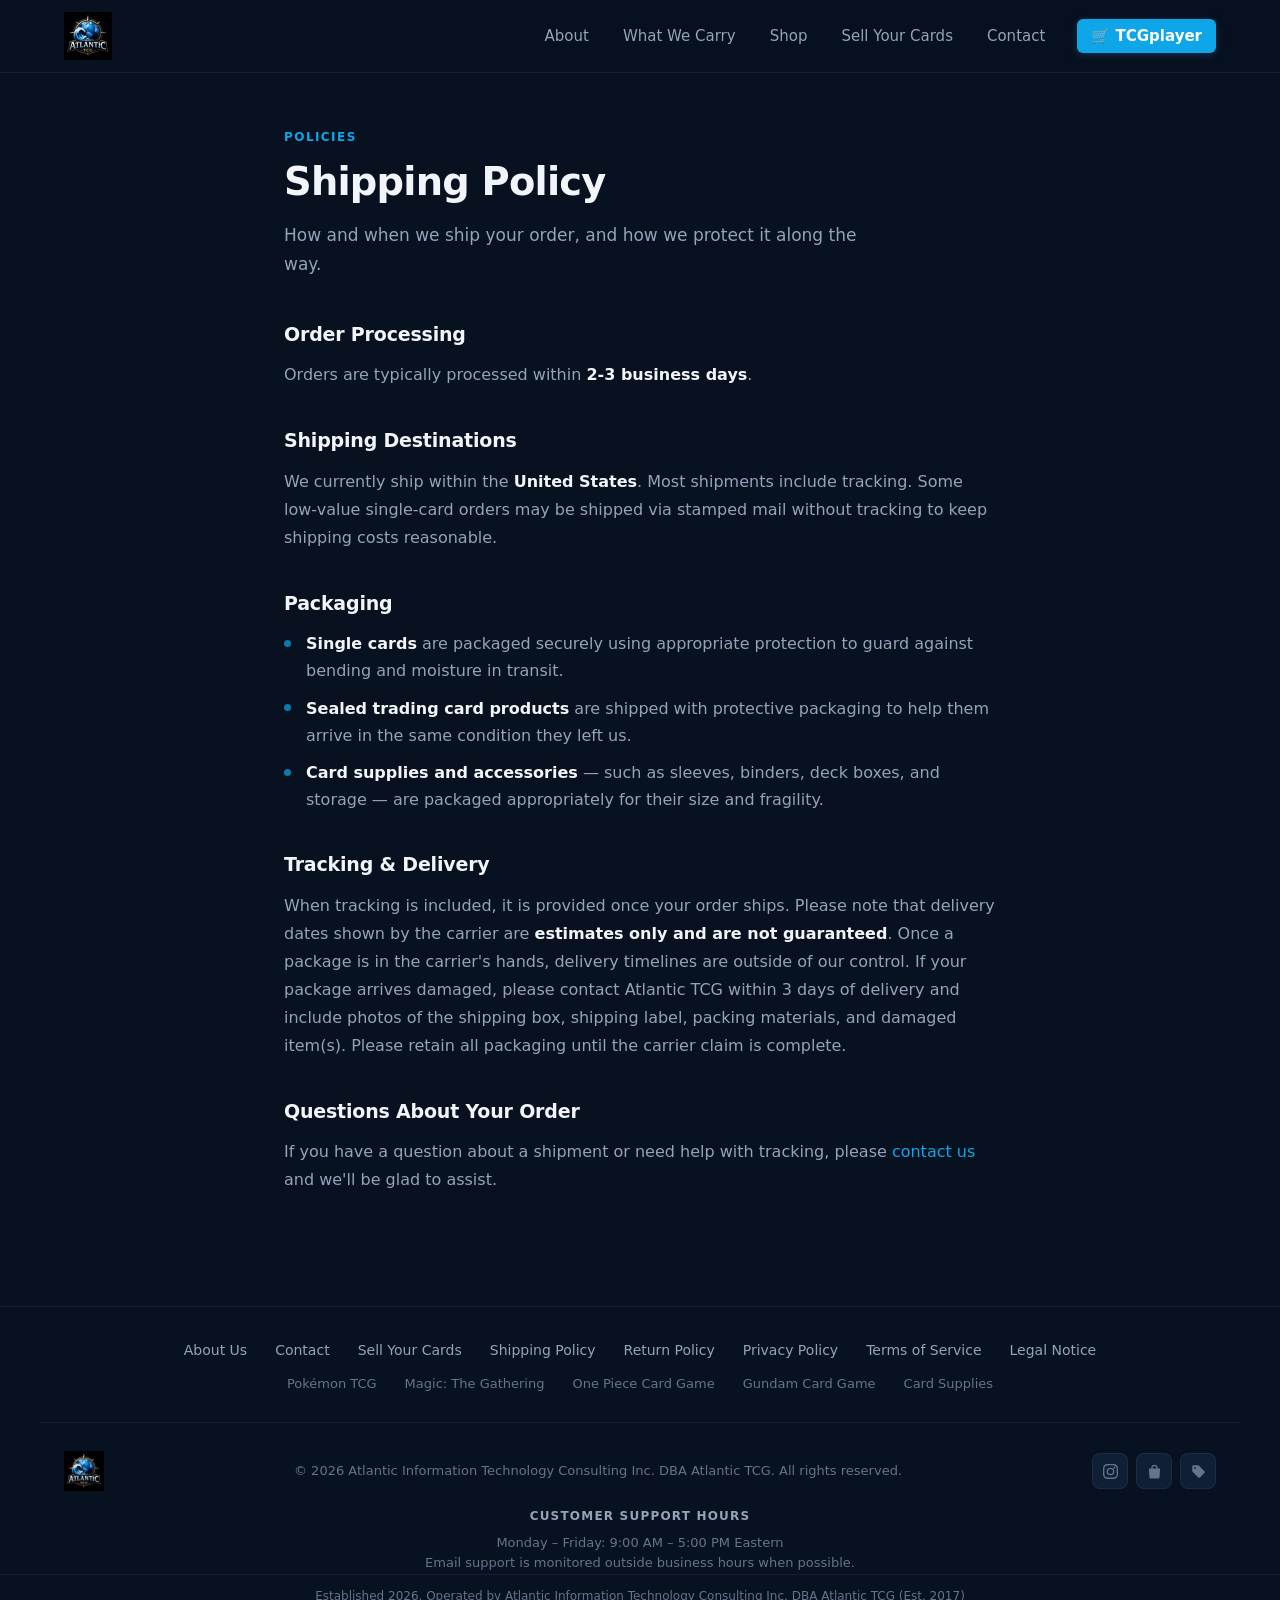
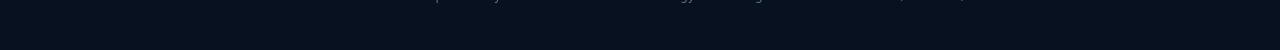
<file: shipping.html>
<!DOCTYPE html>
<html lang="en">
<head>
  <meta charset="UTF-8">
  <meta name="viewport" content="width=device-width, initial-scale=1.0">
  <title>Shipping Policy — Atlantic TCG</title>
  <meta name="description" content="Atlantic TCG shipping policy: orders processed within 2–3 business days, U.S. shipping with tracking on most orders, and secure packaging for every item.">
  <meta name="robots" content="index, follow">
  <meta name="author" content="Atlantic TCG">
  <link rel="canonical" href="https://www.atlantictcg.com/shipping.html">

  <!-- Open Graph -->
  <meta property="og:type" content="website">
  <meta property="og:site_name" content="Atlantic TCG">
  <meta property="og:title" content="Shipping Policy">
  <meta property="og:description" content="Atlantic TCG shipping policy: orders processed within 2–3 business days, U.S. shipping with tracking on most orders, and secure packaging for every item.">
  <meta property="og:url" content="https://www.atlantictcg.com/shipping.html">
  <meta property="og:image" content="https://www.atlantictcg.com/social-card.jpg">
  <meta property="og:image:width" content="1200">
  <meta property="og:image:height" content="630">

  <!-- Twitter Card -->
  <meta name="twitter:card" content="summary_large_image">
  <meta name="twitter:title" content="Shipping Policy">
  <meta name="twitter:description" content="Atlantic TCG shipping policy: orders processed within 2–3 business days, U.S. shipping with tracking on most orders, and secure packaging for every item.">
  <meta name="twitter:image" content="https://www.atlantictcg.com/social-card.jpg">
  <!-- Icons -->
  <link rel="icon" type="image/png" sizes="32x32" href="/favicon-32.png">
  <link rel="apple-touch-icon" href="/apple-touch-icon.png">
  <link rel="stylesheet" href="/styles.css">

  <script type="application/ld+json">
  {
    "@context": "https://schema.org",
    "@graph": [
      {
        "@type": "BreadcrumbList",
        "itemListElement": [
          {
            "@type": "ListItem",
            "position": 1,
            "name": "Home",
            "item": "https://www.atlantictcg.com/"
          },
          {
            "@type": "ListItem",
            "position": 2,
            "name": "Shipping Policy",
            "item": "https://www.atlantictcg.com/shipping.html"
          }
        ]
      },
      {
        "@type": "WebPage",
        "@id": "https://www.atlantictcg.com/shipping.html#page",
        "url": "https://www.atlantictcg.com/shipping.html",
        "name": "Shipping Policy",
        "description": "Atlantic TCG shipping policy: orders processed within 2–3 business days, U.S. shipping with tracking on most orders, and secure packaging for every item.",
        "isPartOf": {
          "@id": "https://www.atlantictcg.com/#website"
        },
        "publisher": {
          "@id": "https://www.atlantictcg.com/#store"
        },
        "inLanguage": "en-US"
      }
    ]
  }
  </script>
  <!-- Google tag (gtag.js) -->
  <script async src="https://www.googletagmanager.com/gtag/js?id=G-S6RNSXP25F"></script>
  <script>
    window.dataLayer = window.dataLayer || [];
    function gtag(){dataLayer.push(arguments);}
    gtag('js', new Date());
    gtag('config', 'G-S6RNSXP25F');
  </script>
</head>
<body>

  <!-- ===================================================
       NAVIGATION
       =================================================== -->
  <nav class="nav scrolled" id="nav" role="navigation" aria-label="Main navigation">
    <div class="nav-inner">
      <a href="/" class="nav-logo">
        <img src="/logo-96.webp" alt="Atlantic TCG home" width="48" height="48" class="nav-logo-img">
      </a>

      <ul class="nav-links" role="list">
        <li><a href="/about.html">About</a></li>
        <li><a href="/#products">What We Carry</a></li>
        <li><a href="/#shop">Shop</a></li>
        <li><a href="/sell-your-cards.html">Sell Your Cards</a></li>
        <li><a href="/#contact">Contact</a></li>
        <li><a href="https://www.tcgplayer.com/sellers/Atlantic-TCG/202f0f4d" class="nav-shop" target="_blank" rel="noopener">🛒 TCGplayer</a></li>
      </ul>

      <button class="nav-toggle" id="navToggle" aria-label="Toggle navigation menu" aria-expanded="false" aria-controls="navMobile">
        <span></span>
        <span></span>
        <span></span>
      </button>
    </div>

    <div class="nav-mobile" id="navMobile" role="menu">
      <a href="/about.html" role="menuitem">About</a>
      <a href="/#products" role="menuitem">What We Carry</a>
      <a href="/#shop" role="menuitem">Shop</a>
      <a href="/sell-your-cards.html" role="menuitem">Sell Your Cards</a>
      <a href="/#contact" role="menuitem">Contact</a>
      <a href="https://www.tcgplayer.com/sellers/Atlantic-TCG/202f0f4d" class="nav-mobile-shop" role="menuitem" target="_blank" rel="noopener">🛒 Shop on TCGplayer</a>
    </div>
  </nav>


  <!-- ===================================================
       SHIPPING POLICY CONTENT
       =================================================== -->
  <main class="legal">
    <div class="container">

      <header class="legal-header">
        <span class="section-label">Policies</span>
        <h1 class="section-title">Shipping Policy</h1>
        <p class="section-desc">
          How and when we ship your order, and how we protect it along the way.
        </p>
      </header>

      <div class="legal-body">
        <h3>Order Processing</h3>
        <p>
          Orders are typically processed within <strong>2-3 business days</strong>.
        </p>

        <h3>Shipping Destinations</h3>
        <p>
          We currently ship within the <strong>United States</strong>. Most shipments include tracking. Some low-value single-card orders may be shipped via stamped mail without tracking to keep shipping costs reasonable.
        </p>

        <h3>Packaging</h3>
        <ul>
          <li><strong>Single cards</strong> are packaged securely using appropriate protection to guard against bending and moisture in transit.</li>
          <li><strong>Sealed trading card products</strong> are shipped with protective packaging to help them arrive in the same condition they left us.</li>
          <li><strong>Card supplies and accessories</strong> — such as sleeves, binders, deck boxes, and storage — are packaged appropriately for their size and fragility.</li>
        </ul>

        <h3>Tracking &amp; Delivery</h3>
        <p>
          When tracking is included, it is provided once your order ships. Please note that delivery dates shown by the carrier are <strong>estimates only and are not guaranteed</strong>. Once a package is in the carrier's hands, delivery timelines are outside of our control. If your package arrives damaged, please contact Atlantic TCG within 3 days of delivery and include photos of the shipping box, shipping label, packing materials, and damaged item(s). Please retain all packaging until the carrier claim is complete.
        </p>

        <h3>Questions About Your Order</h3>
        <p>
          If you have a question about a shipment or need help with tracking, please <a href="/#contact">contact us</a> and we'll be glad to assist.
        </p>
      </div>

    </div>
  </main>


  <!-- ===================================================
       FOOTER
       =================================================== -->
  <footer class="footer">
    <nav class="footer-nav" aria-label="Footer navigation">
      <a href="/about.html">About Us</a>
      <a href="/#contact">Contact</a>
      <a href="/sell-your-cards.html">Sell Your Cards</a>
      <a href="/shipping.html">Shipping Policy</a>
      <a href="/returns.html">Return Policy</a>
      <a href="/privacy.html">Privacy Policy</a>
      <a href="/terms.html">Terms of Service</a>
      <a href="/legal.html">Legal Notice</a>
    </nav>

    <nav class="footer-nav footer-nav--games" aria-label="Trading card games and supplies">
      <a href="/pokemon.html">Pok&eacute;mon TCG</a>
      <a href="/magic-the-gathering.html">Magic: The Gathering</a>
      <a href="/one-piece-card-game.html">One Piece Card Game</a>
      <a href="/gundam-card-game.html">Gundam Card Game</a>
      <a href="/card-supplies.html">Card Supplies</a>
    </nav>

    <div class="footer-inner">

      <a href="/" class="footer-logo">
        <img src="/logo-96.webp" alt="Atlantic TCG home" width="40" height="40" class="footer-logo-img">
      </a>

      <p class="footer-copy">
        &copy; 2026 Atlantic Information Technology Consulting Inc. DBA Atlantic TCG. All rights reserved.
      </p>

      <div class="footer-socials" aria-label="Social media links">
        <a href="https://www.instagram.com/atlantic.tcg" class="social-link" aria-label="Instagram" title="Instagram" target="_blank" rel="noopener noreferrer">
          <svg viewBox="0 0 24 24" xmlns="http://www.w3.org/2000/svg" aria-hidden="true">
            <path d="M12 2.163c3.204 0 3.584.012 4.85.07 3.252.148 4.771 1.691 4.919 4.919.058 1.265.069 1.645.069 4.849 0 3.205-.012 3.584-.069 4.849-.149 3.225-1.664 4.771-4.919 4.919-1.266.058-1.644.07-4.85.07-3.204 0-3.584-.012-4.849-.07-3.26-.149-4.771-1.699-4.919-4.92-.058-1.265-.07-1.644-.07-4.849 0-3.204.013-3.583.07-4.849.149-3.227 1.664-4.771 4.919-4.919 1.266-.057 1.645-.069 4.849-.069zM12 0C8.741 0 8.333.014 7.053.072 2.695.272.273 2.69.073 7.052.014 8.333 0 8.741 0 12c0 3.259.014 3.668.072 4.948.2 4.358 2.618 6.78 6.98 6.98C8.333 23.986 8.741 24 12 24c3.259 0 3.668-.014 4.948-.072 4.354-.2 6.782-2.618 6.979-6.98.059-1.28.073-1.689.073-4.948 0-3.259-.014-3.667-.072-4.947-.196-4.354-2.617-6.78-6.979-6.98C15.668.014 15.259 0 12 0zm0 5.838a6.162 6.162 0 100 12.324 6.162 6.162 0 000-12.324zM12 16a4 4 0 110-8 4 4 0 010 8zm6.406-11.845a1.44 1.44 0 100 2.881 1.44 1.44 0 000-2.881z"/>
          </svg>
        </a>
        <!-- TCGplayer -->
        <a href="https://www.tcgplayer.com/sellers/Atlantic-TCG/202f0f4d" class="social-link" aria-label="TCGplayer store" title="TCGplayer store" target="_blank" rel="noopener noreferrer">
          <svg viewBox="0 0 24 24" xmlns="http://www.w3.org/2000/svg" aria-hidden="true">
            <path d="M7 7V6a5 5 0 0110 0v1h3a1 1 0 011 1l-1 13a2 2 0 01-2 2H6a2 2 0 01-2-2L3 8a1 1 0 011-1h3zm2 0h6V6a3 3 0 00-6 0v1z"/>
          </svg>
        </a>
        <!-- eBay -->
        <a href="https://www.ebay.com/sch/i.html?_ssn=atlantic_tcg" class="social-link" aria-label="eBay store" title="eBay store" target="_blank" rel="noopener noreferrer">
          <svg viewBox="0 0 24 24" xmlns="http://www.w3.org/2000/svg" aria-hidden="true">
            <path d="M21.41 11.58l-9-9A2 2 0 0011 2H4a2 2 0 00-2 2v7a2 2 0 00.59 1.42l9 9a2 2 0 002.82 0l7-7a2 2 0 000-2.84zM6.5 8A1.5 1.5 0 118 6.5 1.5 1.5 0 016.5 8z"/>
          </svg>
        </a>
      </div>

    </div>

    <div class="footer-hours">
      <strong>Customer Support Hours</strong>
      Monday – Friday: 9:00 AM – 5:00 PM Eastern<br>
      Email support is monitored outside business hours when possible.
    </div>

    <div class="footer-sub">
      Established 2026. Operated by Atlantic Information Technology Consulting Inc. DBA Atlantic TCG (Est. 2017)
    </div>
  </footer>


  <script>
    const nav = document.getElementById('nav');
    const toggle = document.getElementById('navToggle');

    toggle.addEventListener('click', () => {
      const open = nav.classList.toggle('nav-open');
      toggle.setAttribute('aria-expanded', open);
    });

    document.querySelectorAll('#navMobile a').forEach(link => {
      link.addEventListener('click', () => {
        nav.classList.remove('nav-open');
        toggle.setAttribute('aria-expanded', 'false');
      });
    });
  </script>

</body>
</html>
</file>
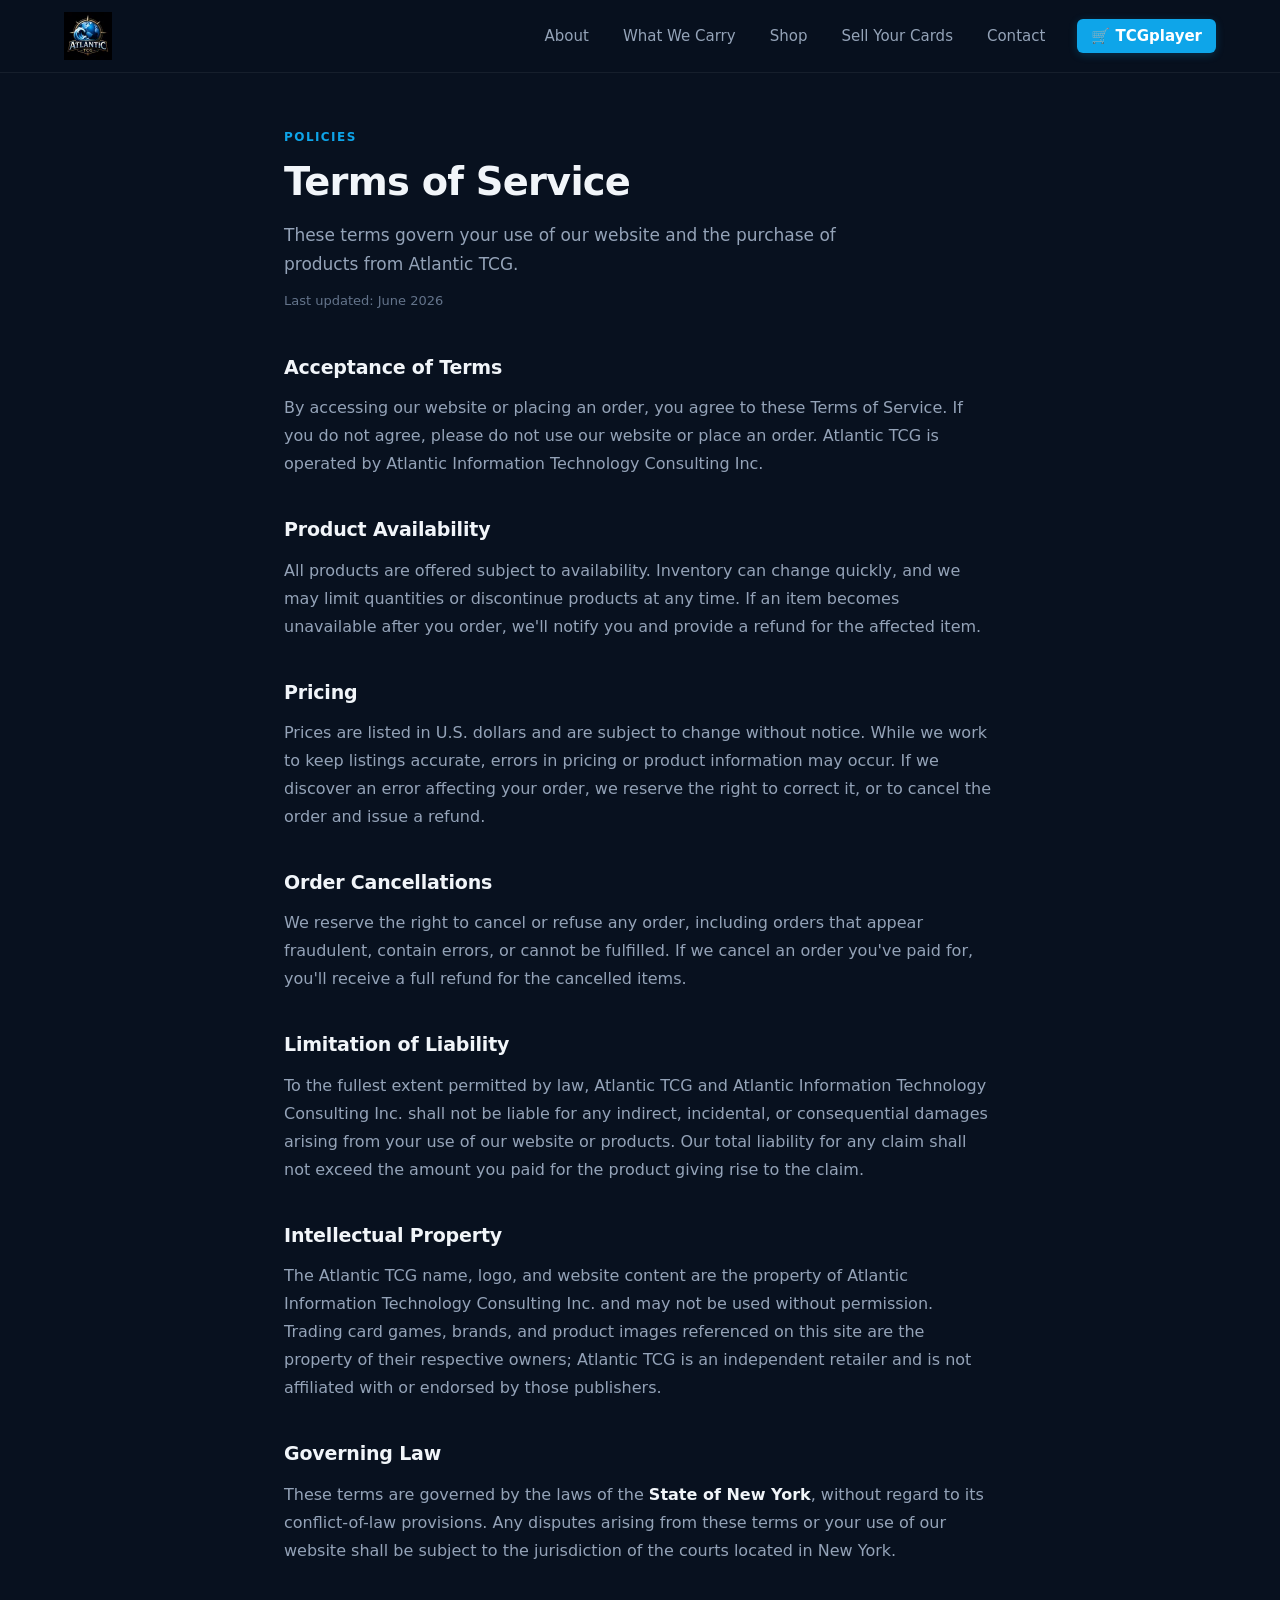
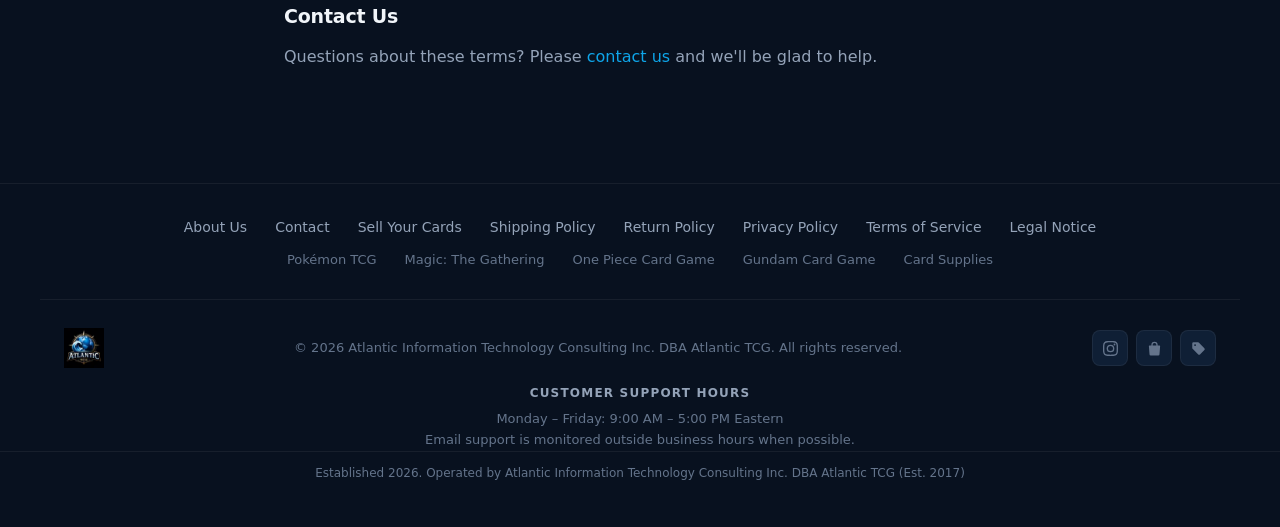
<file: terms.html>
<!DOCTYPE html>
<html lang="en">
<head>
  <meta charset="UTF-8">
  <meta name="viewport" content="width=device-width, initial-scale=1.0">
  <title>Terms of Service — Atlantic TCG</title>
  <meta name="description" content="Atlantic TCG terms of service: product availability, pricing, order cancellations, limitation of liability, intellectual property, and governing law (New York).">
  <meta name="robots" content="index, follow">
  <meta name="author" content="Atlantic TCG">
  <link rel="canonical" href="https://www.atlantictcg.com/terms.html">

  <!-- Open Graph -->
  <meta property="og:type" content="website">
  <meta property="og:site_name" content="Atlantic TCG">
  <meta property="og:title" content="Terms of Service">
  <meta property="og:description" content="Atlantic TCG terms of service: product availability, pricing, order cancellations, limitation of liability, intellectual property, and governing law (New York).">
  <meta property="og:url" content="https://www.atlantictcg.com/terms.html">
  <meta property="og:image" content="https://www.atlantictcg.com/social-card.jpg">
  <meta property="og:image:width" content="1200">
  <meta property="og:image:height" content="630">

  <!-- Twitter Card -->
  <meta name="twitter:card" content="summary_large_image">
  <meta name="twitter:title" content="Terms of Service">
  <meta name="twitter:description" content="Atlantic TCG terms of service: product availability, pricing, order cancellations, limitation of liability, intellectual property, and governing law (New York).">
  <meta name="twitter:image" content="https://www.atlantictcg.com/social-card.jpg">
  <!-- Icons -->
  <link rel="icon" type="image/png" sizes="32x32" href="/favicon-32.png">
  <link rel="apple-touch-icon" href="/apple-touch-icon.png">
  <link rel="stylesheet" href="/styles.css">

  <script type="application/ld+json">
  {
    "@context": "https://schema.org",
    "@graph": [
      {
        "@type": "BreadcrumbList",
        "itemListElement": [
          {
            "@type": "ListItem",
            "position": 1,
            "name": "Home",
            "item": "https://www.atlantictcg.com/"
          },
          {
            "@type": "ListItem",
            "position": 2,
            "name": "Terms of Service",
            "item": "https://www.atlantictcg.com/terms.html"
          }
        ]
      },
      {
        "@type": "WebPage",
        "@id": "https://www.atlantictcg.com/terms.html#page",
        "url": "https://www.atlantictcg.com/terms.html",
        "name": "Terms of Service",
        "description": "Atlantic TCG terms of service: product availability, pricing, order cancellations, limitation of liability, intellectual property, and governing law (New York).",
        "isPartOf": {
          "@id": "https://www.atlantictcg.com/#website"
        },
        "publisher": {
          "@id": "https://www.atlantictcg.com/#store"
        },
        "inLanguage": "en-US"
      }
    ]
  }
  </script>
  <!-- Google tag (gtag.js) -->
  <script async src="https://www.googletagmanager.com/gtag/js?id=G-S6RNSXP25F"></script>
  <script>
    window.dataLayer = window.dataLayer || [];
    function gtag(){dataLayer.push(arguments);}
    gtag('js', new Date());
    gtag('config', 'G-S6RNSXP25F');
  </script>
</head>
<body>

  <!-- ===================================================
       NAVIGATION
       =================================================== -->
  <nav class="nav scrolled" id="nav" role="navigation" aria-label="Main navigation">
    <div class="nav-inner">
      <a href="/" class="nav-logo">
        <img src="/logo-96.webp" alt="Atlantic TCG home" width="48" height="48" class="nav-logo-img">
      </a>

      <ul class="nav-links" role="list">
        <li><a href="/about.html">About</a></li>
        <li><a href="/#products">What We Carry</a></li>
        <li><a href="/#shop">Shop</a></li>
        <li><a href="/sell-your-cards.html">Sell Your Cards</a></li>
        <li><a href="/#contact">Contact</a></li>
        <li><a href="https://www.tcgplayer.com/sellers/Atlantic-TCG/202f0f4d" class="nav-shop" target="_blank" rel="noopener">🛒 TCGplayer</a></li>
      </ul>

      <button class="nav-toggle" id="navToggle" aria-label="Toggle navigation menu" aria-expanded="false" aria-controls="navMobile">
        <span></span>
        <span></span>
        <span></span>
      </button>
    </div>

    <div class="nav-mobile" id="navMobile" role="menu">
      <a href="/about.html" role="menuitem">About</a>
      <a href="/#products" role="menuitem">What We Carry</a>
      <a href="/#shop" role="menuitem">Shop</a>
      <a href="/sell-your-cards.html" role="menuitem">Sell Your Cards</a>
      <a href="/#contact" role="menuitem">Contact</a>
      <a href="https://www.tcgplayer.com/sellers/Atlantic-TCG/202f0f4d" class="nav-mobile-shop" role="menuitem" target="_blank" rel="noopener">🛒 Shop on TCGplayer</a>
    </div>
  </nav>


  <!-- ===================================================
       TERMS OF SERVICE CONTENT
       =================================================== -->
  <main class="legal">
    <div class="container">

      <header class="legal-header">
        <span class="section-label">Policies</span>
        <h1 class="section-title">Terms of Service</h1>
        <p class="section-desc">
          These terms govern your use of our website and the purchase of products from Atlantic TCG.
        </p>
        <p class="legal-updated">Last updated: June 2026</p>
      </header>

      <div class="legal-body">
        <h3>Acceptance of Terms</h3>
        <p>
          By accessing our website or placing an order, you agree to these Terms of Service. If you do not agree, please do not use our website or place an order. Atlantic TCG is operated by Atlantic Information Technology Consulting Inc.
        </p>

        <h3>Product Availability</h3>
        <p>
          All products are offered subject to availability. Inventory can change quickly, and we may limit quantities or discontinue products at any time. If an item becomes unavailable after you order, we'll notify you and provide a refund for the affected item.
        </p>

        <h3>Pricing</h3>
        <p>
          Prices are listed in U.S. dollars and are subject to change without notice. While we work to keep listings accurate, errors in pricing or product information may occur. If we discover an error affecting your order, we reserve the right to correct it, or to cancel the order and issue a refund.
        </p>

        <h3>Order Cancellations</h3>
        <p>
          We reserve the right to cancel or refuse any order, including orders that appear fraudulent, contain errors, or cannot be fulfilled. If we cancel an order you've paid for, you'll receive a full refund for the cancelled items.
        </p>

        <h3>Limitation of Liability</h3>
        <p>
          To the fullest extent permitted by law, Atlantic TCG and Atlantic Information Technology Consulting Inc. shall not be liable for any indirect, incidental, or consequential damages arising from your use of our website or products. Our total liability for any claim shall not exceed the amount you paid for the product giving rise to the claim.
        </p>

        <h3>Intellectual Property</h3>
        <p>
          The Atlantic TCG name, logo, and website content are the property of Atlantic Information Technology Consulting Inc. and may not be used without permission. Trading card games, brands, and product images referenced on this site are the property of their respective owners; Atlantic TCG is an independent retailer and is not affiliated with or endorsed by those publishers.
        </p>

        <h3>Governing Law</h3>
        <p>
          These terms are governed by the laws of the <strong>State of New York</strong>, without regard to its conflict-of-law provisions. Any disputes arising from these terms or your use of our website shall be subject to the jurisdiction of the courts located in New York.
        </p>

        <h3>Contact Us</h3>
        <p>
          Questions about these terms? Please <a href="/#contact">contact us</a> and we'll be glad to help.
        </p>
      </div>

    </div>
  </main>


  <!-- ===================================================
       FOOTER
       =================================================== -->
  <footer class="footer">
    <nav class="footer-nav" aria-label="Footer navigation">
      <a href="/about.html">About Us</a>
      <a href="/#contact">Contact</a>
      <a href="/sell-your-cards.html">Sell Your Cards</a>
      <a href="/shipping.html">Shipping Policy</a>
      <a href="/returns.html">Return Policy</a>
      <a href="/privacy.html">Privacy Policy</a>
      <a href="/terms.html">Terms of Service</a>
      <a href="/legal.html">Legal Notice</a>
    </nav>

    <nav class="footer-nav footer-nav--games" aria-label="Trading card games and supplies">
      <a href="/pokemon.html">Pok&eacute;mon TCG</a>
      <a href="/magic-the-gathering.html">Magic: The Gathering</a>
      <a href="/one-piece-card-game.html">One Piece Card Game</a>
      <a href="/gundam-card-game.html">Gundam Card Game</a>
      <a href="/card-supplies.html">Card Supplies</a>
    </nav>

    <div class="footer-inner">

      <a href="/" class="footer-logo">
        <img src="/logo-96.webp" alt="Atlantic TCG home" width="40" height="40" class="footer-logo-img">
      </a>

      <p class="footer-copy">
        &copy; 2026 Atlantic Information Technology Consulting Inc. DBA Atlantic TCG. All rights reserved.
      </p>

      <div class="footer-socials" aria-label="Social media links">
        <a href="https://www.instagram.com/atlantic.tcg" class="social-link" aria-label="Instagram" title="Instagram" target="_blank" rel="noopener noreferrer">
          <svg viewBox="0 0 24 24" xmlns="http://www.w3.org/2000/svg" aria-hidden="true">
            <path d="M12 2.163c3.204 0 3.584.012 4.85.07 3.252.148 4.771 1.691 4.919 4.919.058 1.265.069 1.645.069 4.849 0 3.205-.012 3.584-.069 4.849-.149 3.225-1.664 4.771-4.919 4.919-1.266.058-1.644.07-4.85.07-3.204 0-3.584-.012-4.849-.07-3.26-.149-4.771-1.699-4.919-4.92-.058-1.265-.07-1.644-.07-4.849 0-3.204.013-3.583.07-4.849.149-3.227 1.664-4.771 4.919-4.919 1.266-.057 1.645-.069 4.849-.069zM12 0C8.741 0 8.333.014 7.053.072 2.695.272.273 2.69.073 7.052.014 8.333 0 8.741 0 12c0 3.259.014 3.668.072 4.948.2 4.358 2.618 6.78 6.98 6.98C8.333 23.986 8.741 24 12 24c3.259 0 3.668-.014 4.948-.072 4.354-.2 6.782-2.618 6.979-6.98.059-1.28.073-1.689.073-4.948 0-3.259-.014-3.667-.072-4.947-.196-4.354-2.617-6.78-6.979-6.98C15.668.014 15.259 0 12 0zm0 5.838a6.162 6.162 0 100 12.324 6.162 6.162 0 000-12.324zM12 16a4 4 0 110-8 4 4 0 010 8zm6.406-11.845a1.44 1.44 0 100 2.881 1.44 1.44 0 000-2.881z"/>
          </svg>
        </a>
        <!-- TCGplayer -->
        <a href="https://www.tcgplayer.com/sellers/Atlantic-TCG/202f0f4d" class="social-link" aria-label="TCGplayer store" title="TCGplayer store" target="_blank" rel="noopener noreferrer">
          <svg viewBox="0 0 24 24" xmlns="http://www.w3.org/2000/svg" aria-hidden="true">
            <path d="M7 7V6a5 5 0 0110 0v1h3a1 1 0 011 1l-1 13a2 2 0 01-2 2H6a2 2 0 01-2-2L3 8a1 1 0 011-1h3zm2 0h6V6a3 3 0 00-6 0v1z"/>
          </svg>
        </a>
        <!-- eBay -->
        <a href="https://www.ebay.com/sch/i.html?_ssn=atlantic_tcg" class="social-link" aria-label="eBay store" title="eBay store" target="_blank" rel="noopener noreferrer">
          <svg viewBox="0 0 24 24" xmlns="http://www.w3.org/2000/svg" aria-hidden="true">
            <path d="M21.41 11.58l-9-9A2 2 0 0011 2H4a2 2 0 00-2 2v7a2 2 0 00.59 1.42l9 9a2 2 0 002.82 0l7-7a2 2 0 000-2.84zM6.5 8A1.5 1.5 0 118 6.5 1.5 1.5 0 016.5 8z"/>
          </svg>
        </a>
      </div>

    </div>

    <div class="footer-hours">
      <strong>Customer Support Hours</strong>
      Monday – Friday: 9:00 AM – 5:00 PM Eastern<br>
      Email support is monitored outside business hours when possible.
    </div>

    <div class="footer-sub">
      Established 2026. Operated by Atlantic Information Technology Consulting Inc. DBA Atlantic TCG (Est. 2017)
    </div>
  </footer>


  <script>
    const nav = document.getElementById('nav');
    const toggle = document.getElementById('navToggle');

    toggle.addEventListener('click', () => {
      const open = nav.classList.toggle('nav-open');
      toggle.setAttribute('aria-expanded', open);
    });

    document.querySelectorAll('#navMobile a').forEach(link => {
      link.addEventListener('click', () => {
        nav.classList.remove('nav-open');
        toggle.setAttribute('aria-expanded', 'false');
      });
    });
  </script>

</body>
</html>
</file>
<file: styles.css>
/* ============================================================
   ATLANTIC TCG — styles.css
   ============================================================ */

/* ============================================================
   CUSTOM PROPERTIES
   ============================================================ */
:root {
  --bg-primary:    #08111f;
  --bg-secondary:  #0d1a2d;
  --bg-card:       #0f1f35;
  --bg-card-hover: #142540;
  --accent:        #0ea5e9;
  --accent-dark:   #0284c7;
  --accent-glow:   rgba(14, 165, 233, 0.12);
  --accent-border: rgba(14, 165, 233, 0.28);
  --text-primary:  #f1f5f9;
  --text-secondary:#94a3b8;
  --text-muted:    #64748b;
  --border-subtle: rgba(255, 255, 255, 0.06);
  --nav-height:    72px;
  --section-pad:   80px 0;
  --container-max: 1200px;
  --radius:        12px;
  --radius-sm:     8px;
}

/* ============================================================
   RESET & BASE
   ============================================================ */
*, *::before, *::after {
  box-sizing: border-box;
  margin: 0;
  padding: 0;
}

html {
  scroll-behavior: smooth;
  -webkit-text-size-adjust: 100%;
}

body {
  font-family: -apple-system, BlinkMacSystemFont, 'Segoe UI', system-ui, Roboto, sans-serif;
  background-color: var(--bg-primary);
  color: var(--text-primary);
  line-height: 1.6;
  font-size: 16px;
  -webkit-font-smoothing: antialiased;
  -moz-osx-font-smoothing: grayscale;
}

a { color: inherit; text-decoration: none; }
ul { list-style: none; }
img, svg { display: block; max-width: 100%; }

/* ============================================================
   LAYOUT UTILITIES
   ============================================================ */
.container {
  max-width: var(--container-max);
  margin: 0 auto;
  padding: 0 24px;
}

.section { padding: var(--section-pad); }

.section-label {
  display: block;
  text-transform: uppercase;
  letter-spacing: 0.12em;
  font-size: 0.75rem;
  font-weight: 600;
  color: var(--accent);
  margin-bottom: 12px;
}

.section-title {
  font-size: clamp(1.75rem, 3vw, 2.5rem);
  font-weight: 700;
  line-height: 1.2;
  margin-bottom: 16px;
  letter-spacing: -0.02em;
}

.section-desc {
  font-size: 1.0625rem;
  color: var(--text-secondary);
  max-width: 600px;
  line-height: 1.7;
}

/* ============================================================
   NAVIGATION
   ============================================================ */
.nav {
  position: fixed;
  top: 0;
  left: 0;
  right: 0;
  z-index: 100;
  transition: background 0.3s ease, box-shadow 0.3s ease;
}

.nav.scrolled {
  background: rgba(8, 17, 31, 0.96);
  backdrop-filter: blur(14px);
  -webkit-backdrop-filter: blur(14px);
  box-shadow: 0 1px 0 var(--border-subtle);
}

.nav-inner {
  max-width: var(--container-max);
  margin: 0 auto;
  padding: 0 24px;
  height: var(--nav-height);
  display: flex;
  align-items: center;
  justify-content: space-between;
}

.nav-logo {
  display: flex;
  align-items: center;
}

.nav-logo-img {
  height: 48px;
  width: auto;
}

.nav-links {
  display: flex;
  gap: 6px;
  align-items: center;
}

.nav-links a {
  padding: 8px 14px;
  font-size: 0.9375rem;
  color: var(--text-secondary);
  border-radius: 6px;
  transition: color 0.2s, background 0.2s;
  font-weight: 500;
}

.nav-links a:hover {
  color: var(--text-primary);
  background: var(--border-subtle);
}

.nav-links .nav-shop {
  color: #fff;
  background: var(--accent);
  margin-left: 12px;
  font-weight: 600;
  box-shadow: 0 2px 8px rgba(14, 165, 233, 0.22);
}

.nav-links .nav-shop:hover {
  background: var(--accent-dark);
  color: #fff;
  box-shadow: 0 3px 12px rgba(14, 165, 233, 0.32);
}

/* Hamburger */
.nav-toggle {
  display: none;
  background: none;
  border: none;
  cursor: pointer;
  padding: 8px;
  color: var(--text-primary);
  flex-direction: column;
  gap: 5px;
}

.nav-toggle span {
  display: block;
  width: 22px;
  height: 2px;
  background: currentColor;
  border-radius: 2px;
  transition: transform 0.25s, opacity 0.25s;
}

.nav.nav-open .nav-toggle span:nth-child(1) { transform: translateY(7px) rotate(45deg); }
.nav.nav-open .nav-toggle span:nth-child(2) { opacity: 0; }
.nav.nav-open .nav-toggle span:nth-child(3) { transform: translateY(-7px) rotate(-45deg); }

/* Mobile dropdown */
.nav-mobile {
  display: none;
  background: rgba(8, 17, 31, 0.98);
  backdrop-filter: blur(14px);
  padding: 8px 24px 16px;
  border-top: 1px solid var(--border-subtle);
}

.nav.nav-open .nav-mobile { display: block; }

.nav-mobile a {
  display: block;
  padding: 14px 0;
  font-size: 1rem;
  font-weight: 500;
  color: var(--text-secondary);
  border-bottom: 1px solid var(--border-subtle);
  transition: color 0.2s;
}

.nav-mobile a:last-child { border-bottom: none; }
.nav-mobile a:hover { color: var(--accent); }

.nav-mobile .nav-mobile-shop {
  margin-top: 12px;
  text-align: center;
  color: #fff;
  background: var(--accent);
  border-radius: var(--radius-sm);
  font-weight: 600;
  border-bottom: none;
}

.nav-mobile .nav-mobile-shop:hover {
  background: var(--accent-dark);
  color: #fff;
}

/* ============================================================
   BUTTONS
   ============================================================ */
.btn {
  display: inline-flex;
  align-items: center;
  justify-content: center;
  gap: 8px;
  padding: 14px 32px;
  border-radius: var(--radius-sm);
  font-size: 0.9375rem;
  font-weight: 600;
  cursor: pointer;
  transition: all 0.2s ease;
  border: none;
  white-space: nowrap;
}

.btn-primary {
  background: var(--accent);
  color: #fff;
  box-shadow: 0 0 24px rgba(14, 165, 233, 0.28);
}

.btn-primary:hover {
  background: var(--accent-dark);
  box-shadow: 0 0 36px rgba(14, 165, 233, 0.42);
  transform: translateY(-1px);
}

.btn-outline {
  background: transparent;
  color: var(--text-secondary);
  border: 1px solid var(--border-subtle);
}

.btn-outline:hover {
  color: var(--text-primary);
  border-color: rgba(255, 255, 255, 0.16);
  background: var(--border-subtle);
}

.cta-row {
  display: flex;
  flex-wrap: wrap;
  gap: 12px;
}

/* ============================================================
   HERO
   ============================================================ */
.hero {
  min-height: 100vh;
  display: flex;
  flex-direction: column;
  justify-content: center;
  position: relative;
  overflow: hidden;
  background: var(--bg-primary);
}

.hero-bg {
  position: absolute;
  inset: 0;
  background:
    radial-gradient(ellipse 80% 60% at 10% 65%, rgba(14, 165, 233, 0.07) 0%, transparent 60%),
    radial-gradient(ellipse 55% 50% at 85% 20%, rgba(6, 182, 212, 0.05) 0%, transparent 55%),
    radial-gradient(ellipse 100% 80% at 50% 105%, rgba(2, 132, 199, 0.06) 0%, transparent 50%);
  pointer-events: none;
}

.hero-bg::after {
  content: '';
  position: absolute;
  inset: 0;
  background-image:
    linear-gradient(rgba(14, 165, 233, 0.025) 1px, transparent 1px),
    linear-gradient(90deg, rgba(14, 165, 233, 0.025) 1px, transparent 1px);
  background-size: 72px 72px;
}

.hero-content {
  position: relative;
  z-index: 1;
  max-width: var(--container-max);
  margin: 0 auto;
  padding: calc(var(--nav-height) + 64px) 24px 120px;
  display: flex;
  flex-direction: column;
  align-items: center;
  text-align: center;
}

/* sr-only: visually hidden but readable by screen readers / search engines */
.sr-only {
  position: absolute;
  width: 1px;
  height: 1px;
  padding: 0;
  margin: -1px;
  overflow: hidden;
  clip: rect(0,0,0,0);
  white-space: nowrap;
  border: 0;
}

.hero-logo {
  height: 180px;
  width: 180px;
  object-fit: cover;
  border-radius: 50%;
  margin-bottom: 40px;
}

.hero h1 {
  font-size: clamp(2rem, 5vw, 3rem);
  max-width: 760px;
  text-wrap: balance;
  margin-left: auto;
  margin-right: auto;
  font-weight: 800;
  line-height: 1.1;
  letter-spacing: -0.03em;
  margin-bottom: 24px;
  background: linear-gradient(150deg, #f8fafc 0%, #cbd5e1 70%, #94a3b8 100%);
  -webkit-background-clip: text;
  -webkit-text-fill-color: transparent;
  background-clip: text;
}

.hero-tagline {
  font-size: clamp(1rem, 2.2vw, 1.375rem);
  font-weight: 600;
  color: var(--text-secondary);
  letter-spacing: 0.01em;
  margin-bottom: 16px;
}

.hero-sub {
  font-size: clamp(1rem, 1.6vw, 1.0625rem);
  color: var(--text-secondary);
  max-width: 600px;
  margin: 0 auto;
  line-height: 1.7;
}

.hero-link {
  margin-top: 24px;
  font-size: 0.9375rem;
  color: var(--text-muted);
}

.hero-link a {
  color: var(--accent);
  font-weight: 600;
  transition: opacity 0.2s;
}

.hero-link a:hover { opacity: 0.75; }

.hero-actions {
  margin-top: 36px;
  display: flex;
  justify-content: center;
  gap: 16px;
  flex-wrap: wrap;
}

/* Wave divider */
.wave-divider {
  position: absolute;
  bottom: -1px;
  left: 0;
  right: 0;
  line-height: 0;
  pointer-events: none;
}

.wave-divider svg {
  width: 100%;
  height: 80px;
}

/* ============================================================
   ABOUT
   ============================================================ */
.about { background: var(--bg-secondary); }

.about-grid {
  display: grid;
  grid-template-columns: 1fr 1fr;
  gap: 72px;
  align-items: center;
}

.about-text .section-desc + .section-desc { margin-top: 16px; }

.legal-note {
  margin-top: 28px;
  padding: 16px 20px;
  border-left: 3px solid var(--accent-border);
  background: rgba(14, 165, 233, 0.04);
  border-radius: 0 var(--radius-sm) var(--radius-sm) 0;
  font-size: 0.875rem;
  color: var(--text-muted);
  line-height: 1.5;
}

.legal-note strong { color: var(--text-secondary); }

.about-highlights {
  display: flex;
  flex-direction: column;
  gap: 16px;
}

.highlight-tile {
  padding: 24px;
  background: var(--bg-card);
  border: 1px solid var(--border-subtle);
  border-radius: var(--radius);
  display: flex;
  align-items: flex-start;
  gap: 16px;
  transition: border-color 0.2s, transform 0.2s;
}

.highlight-tile:hover {
  border-color: var(--accent-border);
  transform: translateX(4px);
}

.highlight-icon {
  width: 40px;
  height: 40px;
  min-width: 40px;
  border-radius: var(--radius-sm);
  background: var(--accent-glow);
  border: 1px solid var(--accent-border);
  display: flex;
  align-items: center;
  justify-content: center;
  font-size: 1.0625rem;
}

.highlight-tile h3 {
  font-size: 0.9375rem;
  font-weight: 600;
  margin-bottom: 4px;
}

.highlight-tile p {
  font-size: 0.875rem;
  color: var(--text-muted);
  line-height: 1.55;
}

/* ============================================================
   PRODUCTS
   ============================================================ */
.products { background: var(--bg-primary); }

.products-header {
  text-align: center;
  margin-bottom: 56px;
}

.products-header .section-desc { margin: 0 auto; }

.products-grid {
  display: grid;
  grid-template-columns: repeat(2, 1fr);
  gap: 24px;
}

.products-grid .product-card:nth-child(odd):last-child {
  grid-column: 1 / -1;
}

/* Three-up variant (What We Carry) — collapses to one column on mobile */
.products-grid--3 { grid-template-columns: repeat(3, 1fr); }
.products-grid--3 .product-card:nth-child(odd):last-child { grid-column: auto; }

/* Inline text links inside homepage cards and copy */
.product-card p a,
.highlight-tile p a,
.about-text .section-desc a {
  color: var(--accent);
  transition: opacity 0.2s;
}
.product-card p a:hover,
.highlight-tile p a:hover,
.about-text .section-desc a:hover { opacity: 0.75; }

.product-card {
  padding: 32px;
  background: var(--bg-card);
  border: 1px solid var(--border-subtle);
  border-radius: var(--radius);
  position: relative;
  overflow: hidden;
  transition: all 0.25s ease;
}

.product-card::before {
  content: '';
  position: absolute;
  top: 0; left: 0; right: 0;
  height: 2px;
  background: linear-gradient(90deg, transparent, var(--accent), transparent);
  opacity: 0;
  transition: opacity 0.3s;
}

.product-card:hover {
  border-color: var(--accent-border);
  background: var(--bg-card-hover);
  transform: translateY(-4px);
  box-shadow: 0 12px 40px rgba(14, 165, 233, 0.08);
}

.product-card:hover::before { opacity: 1; }

.product-icon {
  width: 52px;
  height: 52px;
  border-radius: var(--radius);
  background: var(--accent-glow);
  border: 1px solid var(--accent-border);
  display: flex;
  align-items: center;
  justify-content: center;
  font-size: 1.5rem;
  margin-bottom: 20px;
}

.product-card h3 {
  font-size: 1.125rem;
  font-weight: 700;
  margin-bottom: 10px;
  letter-spacing: -0.01em;
}

.product-card p {
  font-size: 0.9375rem;
  color: var(--text-secondary);
  line-height: 1.65;
}

/* ============================================================
   BRANDS
   ============================================================ */
.brands-list {
  display: flex;
  flex-wrap: wrap;
  justify-content: center;
  gap: 14px;
}

.brand-badge {
  padding: 14px 28px;
  background: var(--bg-card);
  border: 1px solid var(--accent-border);
  border-radius: 100px;
  font-size: 0.9375rem;
  font-weight: 600;
  color: var(--text-primary);
  transition: all 0.2s ease;
  cursor: default;
}

.brand-badge:hover {
  background: var(--accent-glow);
  border-color: var(--accent);
  color: var(--accent);
  box-shadow: 0 0 24px rgba(14, 165, 233, 0.12);
}

a.brand-badge {
  text-decoration: none;
  cursor: pointer;
}

/* ============================================================
   SHOP (marketplace cards)
   ============================================================ */
.shop { background: var(--bg-secondary); }

.shop .products-header { margin-bottom: 40px; }

.shop-grid {
  display: grid;
  grid-template-columns: repeat(2, 1fr);
  gap: 24px;
  max-width: 880px;
  margin: 0 auto;
}

.shop-card {
  display: flex;
  flex-direction: column;
  align-items: flex-start;
  padding: 32px;
  background: var(--bg-card);
  border: 1px solid var(--border-subtle);
  border-radius: var(--radius);
  transition: border-color 0.2s ease;
}

.shop-card:hover { border-color: var(--accent-border); }

.shop-card-tag {
  font-size: 0.75rem;
  font-weight: 600;
  letter-spacing: 0.08em;
  text-transform: uppercase;
  color: var(--accent);
  margin-bottom: 8px;
}

.shop-card h3 {
  font-size: 1.375rem;
  font-weight: 700;
  margin-bottom: 8px;
}

.shop-card p {
  font-size: 0.9375rem;
  color: var(--text-secondary);
  line-height: 1.6;
  margin-bottom: 24px;
}

.shop-card .btn { margin-top: auto; }

/* ============================================================
   SELL (homepage band)
   ============================================================ */
.sell {
  background: var(--bg-primary);
  padding: 56px 0;
}

.sell-band {
  display: flex;
  align-items: center;
  justify-content: space-between;
  gap: 32px;
  max-width: 880px;
  margin: 0 auto;
  padding: 32px 36px;
  background: var(--bg-card);
  border: 1px solid var(--accent-border);
  border-radius: var(--radius);
}

.sell-band-title {
  font-size: clamp(1.25rem, 2.2vw, 1.5rem);
  font-weight: 700;
  line-height: 1.25;
  margin-bottom: 8px;
}

.sell-band-text p {
  font-size: 0.9375rem;
  color: var(--text-secondary);
  line-height: 1.6;
  max-width: 540px;
}

.sell-band .btn { flex-shrink: 0; }

/* ============================================================
   GAMES ROW (inside What We Carry)
   ============================================================ */
.games-row {
  margin-top: 48px;
  text-align: center;
}

.games-row-title {
  font-size: 0.8125rem;
  font-weight: 600;
  letter-spacing: 0.08em;
  text-transform: uppercase;
  color: var(--text-muted);
  margin-bottom: 16px;
}

/* ============================================================
   CONTACT
   ============================================================ */
.contact { background: var(--bg-secondary); }

.contact-inner {
  max-width: 640px;
  margin: 0 auto;
  text-align: center;
}

.contact-inner .section-desc { margin: 0 auto; }

.contact-card {
  margin-top: 48px;
  padding: 48px;
  background: var(--bg-card);
  border: 1px solid var(--border-subtle);
  border-radius: var(--radius);
}

.contact-items {
  display: flex;
  flex-direction: column;
  margin-bottom: 40px;
}

.contact-item {
  display: flex;
  align-items: flex-start;
  gap: 16px;
  padding: 20px 0;
  border-bottom: 1px solid var(--border-subtle);
}

.contact-item:last-child { border-bottom: none; }

.contact-item-icon {
  width: 40px;
  height: 40px;
  min-width: 40px;
  border-radius: var(--radius-sm);
  background: var(--accent-glow);
  border: 1px solid var(--accent-border);
  display: flex;
  align-items: center;
  justify-content: center;
  font-size: 1rem;
}

.contact-item-text { text-align: left; }

.contact-item-label {
  font-size: 0.75rem;
  text-transform: uppercase;
  letter-spacing: 0.1em;
  color: var(--text-muted);
  margin-bottom: 3px;
  font-weight: 600;
}

.contact-item-value {
  font-size: 0.9375rem;
  color: var(--text-primary);
  font-weight: 500;
  line-height: 1.5;
}

.contact-item-value a {
  color: var(--accent);
  transition: opacity 0.2s;
}

.contact-item-value a:hover { opacity: 0.75; }

/* ============================================================
   FOOTER
   ============================================================ */
.footer {
  background: var(--bg-primary);
  border-top: 1px solid var(--border-subtle);
  padding: 32px 0;
}

.footer-inner {
  max-width: var(--container-max);
  margin: 0 auto;
  padding: 0 24px;
  display: flex;
  align-items: center;
  justify-content: space-between;
  flex-wrap: wrap;
  gap: 16px;
}

.footer-logo {
  display: flex;
  align-items: center;
}

.footer-logo-img {
  height: 40px;
  width: auto;
}

.footer-tagline {
  font-size: 0.8125rem;
  color: var(--text-muted);
  line-height: 1.6;
  text-align: center;
}

.footer-tagline a {
  color: var(--text-secondary);
}

.footer-copy {
  font-size: 0.8125rem;
  color: var(--text-muted);
}

.footer-sub {
  text-align: center;
  font-size: 0.75rem;
  color: var(--text-muted);
  padding: 12px 24px;
  border-top: 1px solid var(--border-subtle);
}

.footer-socials {
  display: flex;
  gap: 8px;
}

.social-link {
  width: 36px;
  height: 36px;
  border-radius: var(--radius-sm);
  background: var(--bg-card);
  border: 1px solid var(--border-subtle);
  display: flex;
  align-items: center;
  justify-content: center;
  color: var(--text-muted);
  transition: all 0.2s;
}

.social-link:hover {
  color: var(--accent);
  border-color: var(--accent-border);
  background: var(--accent-glow);
}

.social-link svg {
  width: 15px;
  height: 15px;
  fill: currentColor;
}

/* ============================================================
   SELL YOUR CARDS (homepage banner + sell-your-cards page)
   ============================================================ */
.sell-banner {
  max-width: 760px;
  margin: 56px auto 0;
  padding: 40px;
  background: var(--bg-card);
  border: 1px solid var(--accent-border);
  border-radius: var(--radius);
  box-shadow: 0 0 40px rgba(14, 165, 233, 0.08);
}

.sell-banner-title {
  font-size: clamp(1.375rem, 2.4vw, 1.75rem);
  font-weight: 700;
  line-height: 1.25;
  margin-bottom: 12px;
  letter-spacing: -0.01em;
}

.sell-banner .section-desc { margin: 0 auto 28px; }

.legal-header .btn { margin-top: 24px; }

.sell-step-num {
  width: 44px;
  height: 44px;
  min-width: 44px;
  border-radius: 50%;
  background: var(--accent-glow);
  border: 1px solid var(--accent-border);
  color: var(--accent);
  font-weight: 700;
  font-size: 1.125rem;
  display: flex;
  align-items: center;
  justify-content: center;
}

/* Sell page — header fallback line */
.sell-fallback {
  margin-top: 14px;
  font-size: 0.875rem;
  color: var(--text-muted);
}

.sell-fallback a { color: var(--accent); }
.sell-fallback a:hover { opacity: 0.75; }

/* Sell page — game badges, left-aligned */
.brands-list--left { justify-content: flex-start; gap: 10px; }
.brands-list--left .brand-badge { padding: 10px 20px; font-size: 0.875rem; }
.legal-body a.brand-badge { color: var(--text-primary); }
.legal-body a.brand-badge:hover { opacity: 1; }
span.brand-badge:hover { background: var(--bg-card); border-color: var(--accent-border); }

.legal-body .brands-sub {
  margin-top: 14px;
  font-size: 0.9375rem;
}

/* Sell page — three equal step cards */
.legal-body .steps-grid {
  list-style: none;
  margin: 0;
  padding: 0;
  display: grid;
  grid-template-columns: repeat(3, 1fr);
  gap: 16px;
}

.legal-body .step-card {
  margin: 0;
  padding: 24px;
  background: var(--bg-card);
  border: 1px solid var(--border-subtle);
  border-radius: var(--radius);
  transition: border-color 0.2s;
}

.legal-body .step-card::before { content: none; }
.legal-body .step-card:hover { border-color: var(--accent-border); }

.legal-body .step-card .sell-step-num {
  width: 36px;
  height: 36px;
  min-width: 36px;
  font-size: 1rem;
  margin-bottom: 14px;
}

.legal-body .step-card h3 {
  margin: 0 0 6px;
  font-size: 1.0625rem;
}

.legal-body .step-card p {
  margin: 0;
  font-size: 0.9375rem;
  line-height: 1.6;
}

/* Sell page — compact two-column checklist */
.legal-body .include-list {
  display: grid;
  grid-template-columns: repeat(2, 1fr);
  gap: 4px 24px;
}

.legal-body .include-list li { margin-bottom: 6px; font-size: 0.9375rem; }

.legal-body .include-note {
  font-size: 0.875rem;
  color: var(--text-muted);
}

/* Sell page — closing call to action */
.legal-body .sell-cta {
  margin: 48px 0 0;
  text-align: center;
}

.legal-body .sell-cta .sell-banner-title { margin: 0 0 20px; }

.legal-body .sell-cta-note {
  margin: 18px auto 0;
  max-width: 460px;
  font-size: 0.8125rem;
  color: var(--text-muted);
  line-height: 1.5;
}

/* Sell page — FAQ accordions */
.faq {
  display: flex;
  flex-direction: column;
  gap: 10px;
}

.faq details {
  background: var(--bg-card);
  border: 1px solid var(--border-subtle);
  border-radius: var(--radius-sm);
  transition: border-color 0.2s;
}

.faq details[open],
.faq details:hover { border-color: var(--accent-border); }

.faq summary {
  list-style: none;
  cursor: pointer;
  display: flex;
  align-items: center;
  justify-content: space-between;
  gap: 16px;
  padding: 18px 20px;
  font-weight: 600;
  color: var(--text-primary);
  border-radius: var(--radius-sm);
}

.faq summary::-webkit-details-marker { display: none; }

.faq summary::after {
  content: '';
  width: 8px;
  height: 8px;
  flex-shrink: 0;
  border-right: 2px solid var(--accent);
  border-bottom: 2px solid var(--accent);
  transform: rotate(45deg);
  transition: transform 0.2s;
}

.faq details[open] summary::after { transform: rotate(-135deg); }

.faq summary:focus-visible {
  outline: 2px solid var(--accent);
  outline-offset: 2px;
}

.legal-body .faq p {
  margin: 0;
  padding: 0 20px 18px;
  font-size: 0.9375rem;
}

/* ============================================================
   RESPONSIVE — NAV COLLAPSE (≤ 960px)
   The full desktop link row needs ~930px; collapse to the
   hamburger menu below that.
   ============================================================ */
@media (max-width: 960px) {
  .nav-links { display: none; }
  .nav-toggle { display: flex; }
}

/* ============================================================
   RESPONSIVE — TABLET (≤ 900px)
   ============================================================ */
@media (max-width: 900px) {
  :root { --section-pad: 72px 0; }

  .about-grid {
    grid-template-columns: 1fr;
    gap: 48px;
  }

  .about-highlights {
    display: grid;
    grid-template-columns: repeat(3, 1fr);
  }
}

/* ============================================================
   RESPONSIVE — MOBILE (≤ 768px)
   ============================================================ */
@media (max-width: 768px) {
  :root {
    --section-pad: 64px 0;
    --nav-height:  64px;
  }

  .hero-logo { height: 140px; width: 140px; }

  .products-grid { grid-template-columns: 1fr; }
  .shop-grid { grid-template-columns: 1fr; }

  .sell-band {
    flex-direction: column;
    align-items: flex-start;
    padding: 28px 24px;
  }

  .about-highlights {
    display: flex;
    flex-direction: column;
  }

  .contact-card { padding: 32px 24px; }

  .sell-banner { padding: 32px 24px; }

  .legal-body .steps-grid { grid-template-columns: 1fr; }
  .legal-body .step-card {
    display: grid;
    grid-template-columns: 36px 1fr;
    column-gap: 16px;
    padding: 20px;
  }
  .legal-body .step-card .sell-step-num { grid-row: span 2; margin-bottom: 0; }

  .product-card { padding: 24px; }

  .footer-inner {
    flex-direction: column;
    text-align: center;
    gap: 12px;
  }
}

/* ============================================================
   RESPONSIVE — SMALL MOBILE (≤ 480px)
   ============================================================ */
@media (max-width: 480px) {
  :root { --section-pad: 56px 0; }

  .hero-actions { flex-direction: column; align-items: stretch; width: 100%; max-width: 300px; margin-left: auto; margin-right: auto; }

  .legal-body .include-list { grid-template-columns: 1fr; }

  .brand-badge {
    padding: 11px 20px;
    font-size: 0.875rem;
  }
}

/* ============================================================
   LEGAL / CONTENT PAGES (about, shipping, returns, privacy, terms)
   ============================================================ */
.legal {
  padding: calc(var(--nav-height) + 56px) 0 96px;
  background: var(--bg-primary);
  min-height: 100vh;
}

.legal .container { max-width: 760px; }

.legal-header { margin-bottom: 40px; }

.legal-updated {
  margin-top: 12px;
  font-size: 0.8125rem;
  color: var(--text-muted);
}

.legal-body h2 {
  font-size: 1.4375rem;
  font-weight: 700;
  letter-spacing: -0.01em;
  margin: 44px 0 14px;
  color: var(--text-primary);
}

.legal-body h2:first-child { margin-top: 0; }

.legal-body h3 {
  font-size: 1.1875rem;
  font-weight: 700;
  letter-spacing: -0.01em;
  margin: 36px 0 12px;
  color: var(--text-primary);
}

.legal-body h3:first-child { margin-top: 0; }

.legal-body p {
  font-size: 1rem;
  color: var(--text-secondary);
  line-height: 1.75;
  margin-bottom: 16px;
}

.legal-body ul {
  list-style: none;
  margin: 0 0 16px;
  padding: 0;
}

.legal-body li {
  position: relative;
  padding-left: 22px;
  font-size: 1rem;
  color: var(--text-secondary);
  line-height: 1.7;
  margin-bottom: 10px;
}

.legal-body li::before {
  content: '';
  position: absolute;
  left: 0;
  top: 0.6em;
  width: 7px;
  height: 7px;
  border-radius: 50%;
  background: var(--accent);
  opacity: 0.7;
}

.legal-body strong { color: var(--text-primary); }

.legal-body a {
  color: var(--accent);
  transition: opacity 0.2s;
}

.legal-body a:hover { opacity: 0.75; }

/* Buttons inside legal-body keep button text color, not link color */
.legal-body a.btn-primary { color: #fff; }
.legal-body a.btn-primary:hover { opacity: 1; }
.legal-body a.btn-outline { color: var(--text-secondary); }
.legal-body a.btn-outline:hover { color: var(--text-primary); opacity: 1; }

.legal-body .legal-note { margin-top: 36px; }

.legal-body .btn { margin-top: 12px; }

/* ============================================================
   FOOTER — NAVIGATION LINKS & SUPPORT HOURS
   ============================================================ */
.footer-nav {
  max-width: var(--container-max);
  margin: 0 auto 28px;
  padding: 0 24px 28px;
  border-bottom: 1px solid var(--border-subtle);
  display: flex;
  flex-wrap: wrap;
  justify-content: center;
  gap: 8px 28px;
}

.footer-nav a {
  font-size: 0.875rem;
  font-weight: 500;
  color: var(--text-secondary);
  transition: color 0.2s;
}

.footer-nav a:hover { color: var(--accent); }

/* Second footer row: trading card game pages */
.footer-nav:has(+ .footer-nav--games) {
  border-bottom: none;
  padding-bottom: 0;
  margin-bottom: 12px;
}

.footer-nav--games a {
  font-size: 0.8125rem;
  color: var(--text-muted);
}

.footer-hours {
  text-align: center;
  padding: 16px 24px 0;
  font-size: 0.8125rem;
  color: var(--text-muted);
  line-height: 1.6;
}

.footer-hours strong {
  display: block;
  color: var(--text-secondary);
  font-size: 0.75rem;
  text-transform: uppercase;
  letter-spacing: 0.1em;
  margin-bottom: 6px;
}

@media (max-width: 768px) {
  .footer-nav {
    gap: 8px 18px;
  }
}
</file>
